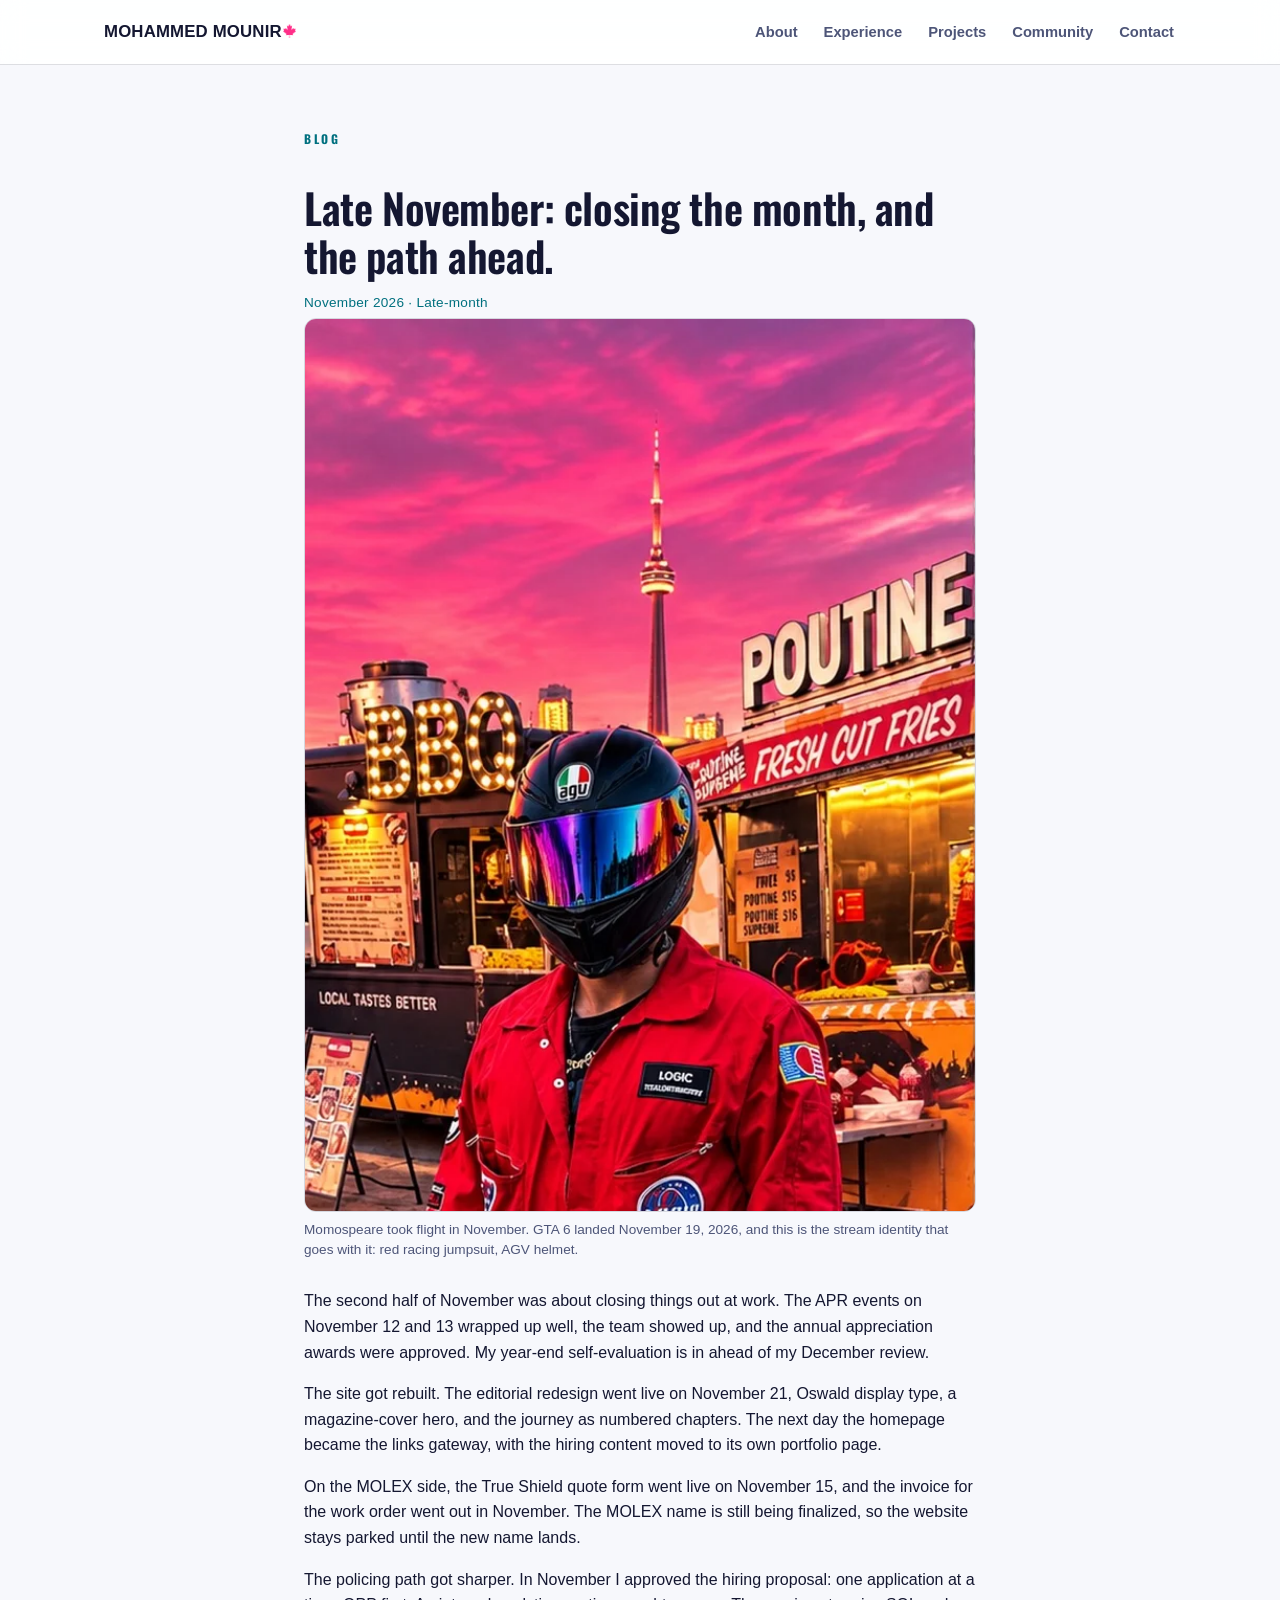
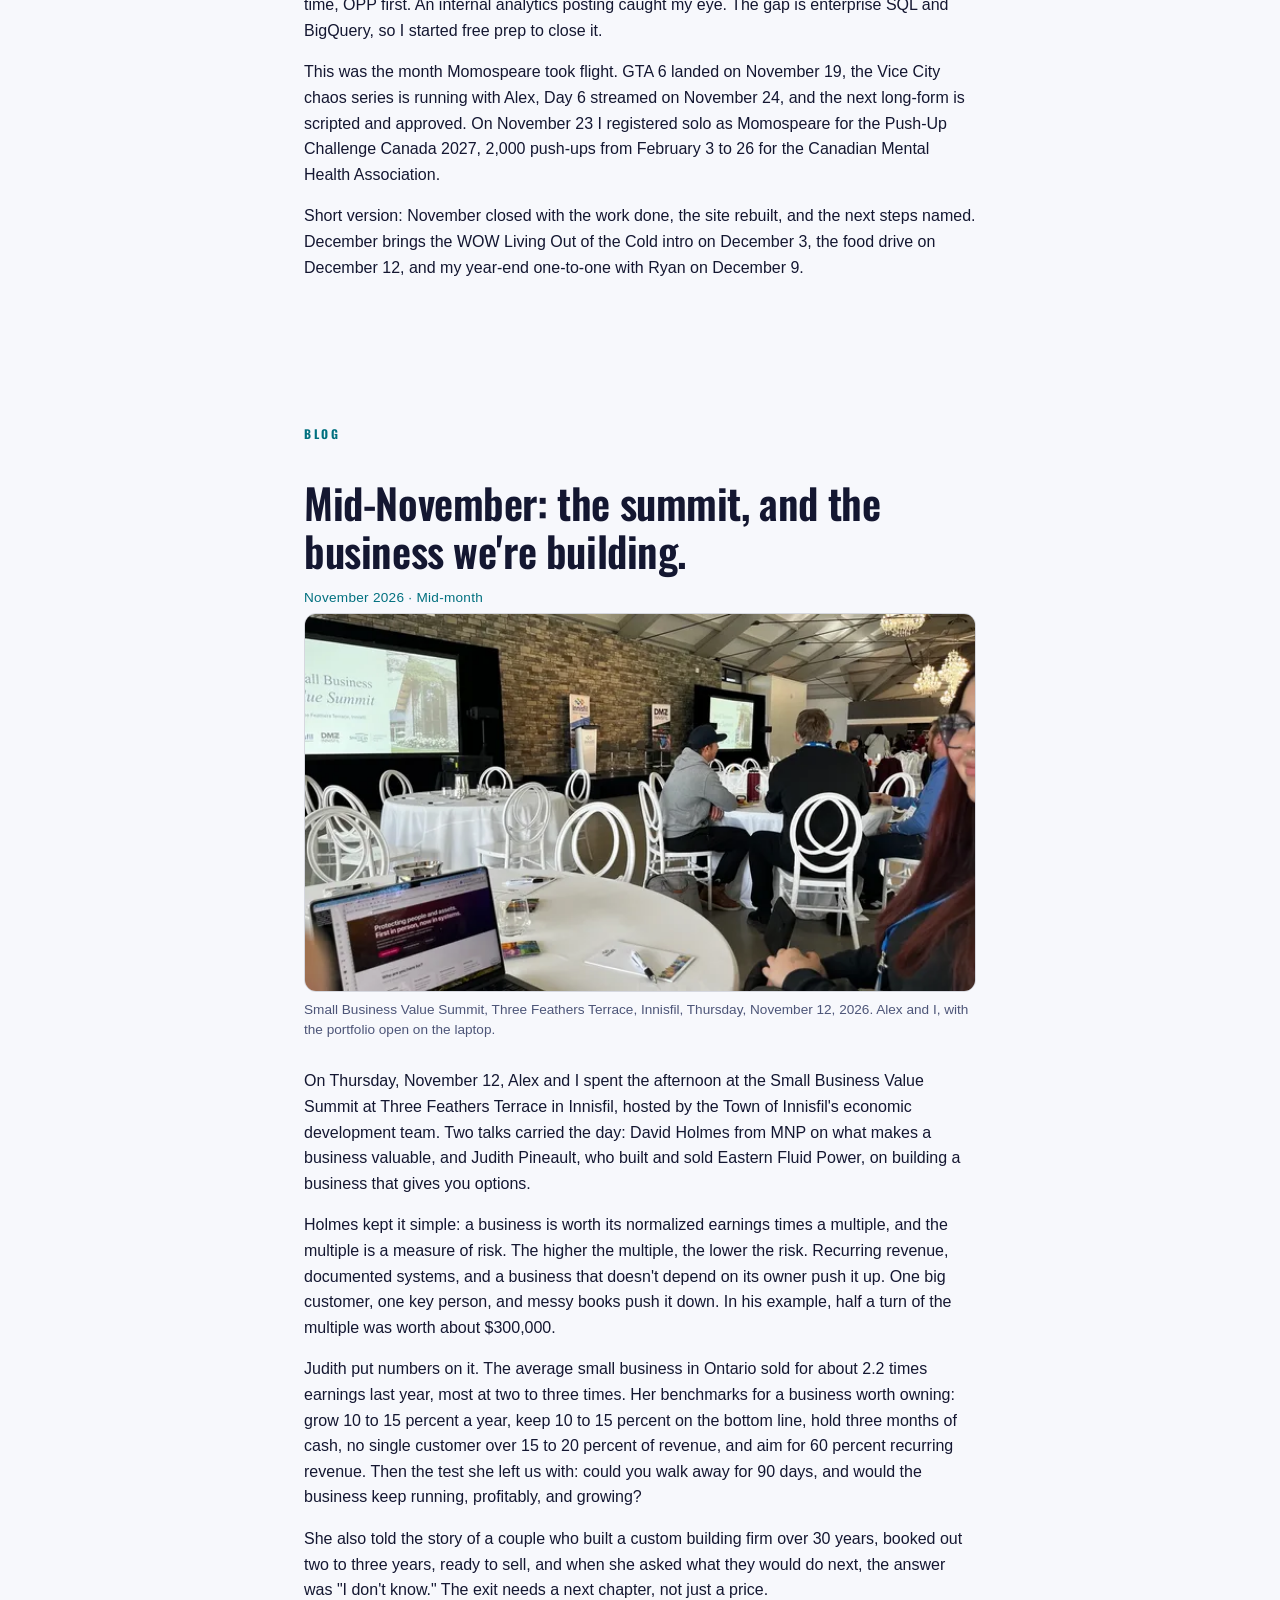
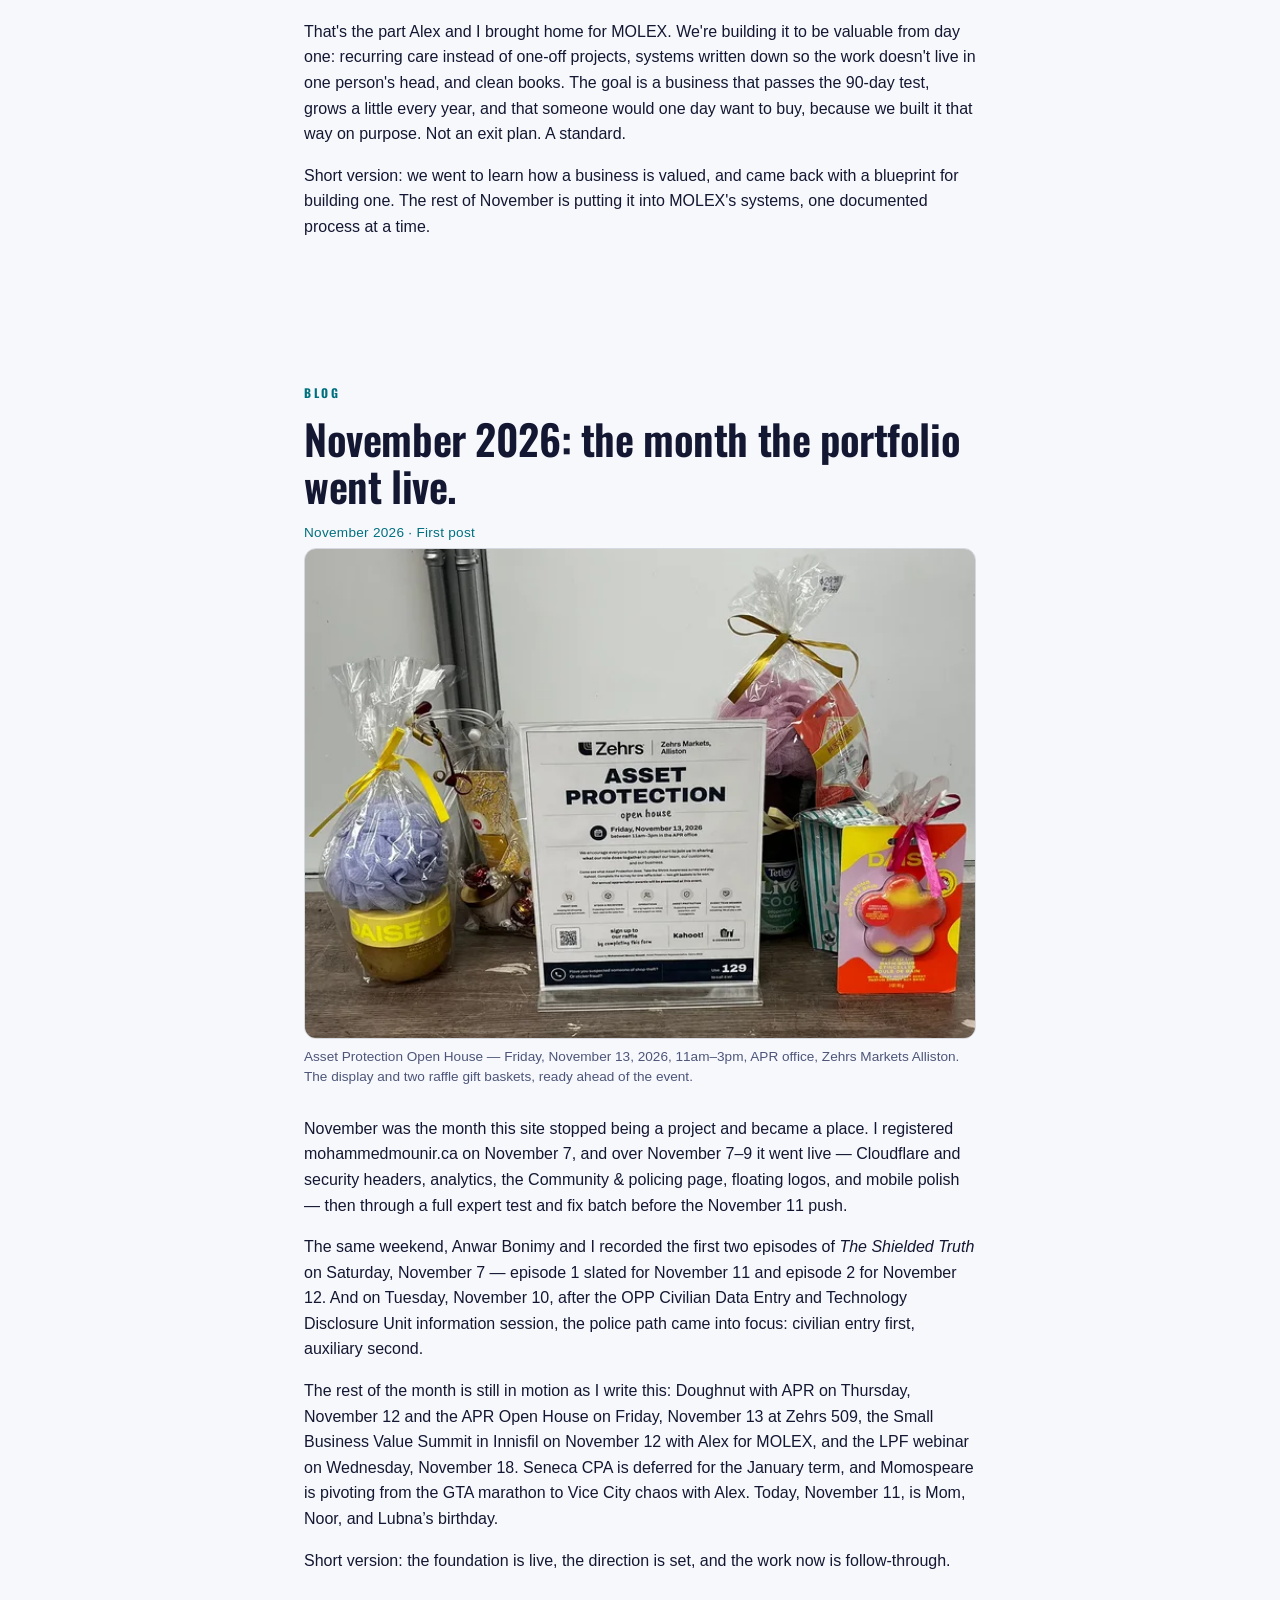
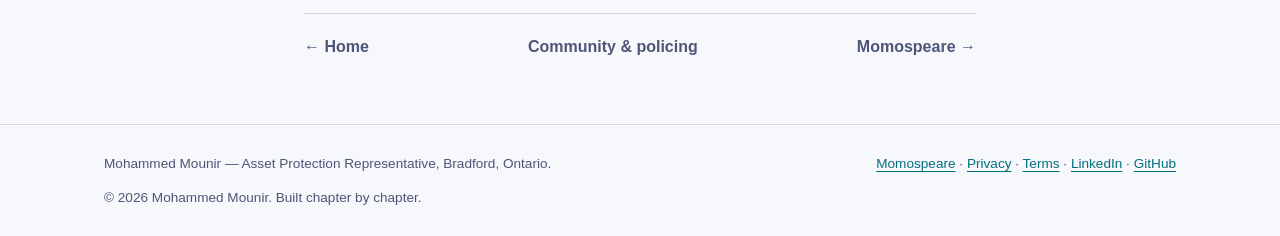
<file: blog.html>
<!DOCTYPE html>
<html lang="en">
<head>
<!-- Google Tag Manager -->
<script>(function(w,d,s,l,i){w[l]=w[l]||[];w[l].push({'gtm.start':
new Date().getTime(),event:'gtm.js'});var f=d.getElementsByTagName(s)[0],
j=d.createElement(s),dl=l!='dataLayer'?'&l='+l:'';j.async=true;j.src=
'https://www.googletagmanager.com/gtm.js?id='+i+dl;f.parentNode.insertBefore(j,f);
})(window,document,'script','dataLayer','GTM-M9WRWPDF');</script>
<!-- End Google Tag Manager -->
  <meta charset="UTF-8">
  <meta name="viewport" content="width=device-width, initial-scale=1.0">
  <meta name="theme-color" content="#0d0f1c">
  <title>Late November 2026: Closing the Month, and the Path Ahead | Mohammed Mounir</title>
  <meta name="description" content="Late November 2026: the APR events closed, the portfolio redesign went live, the OPP hiring proposal was approved, and I registered for the Push-Up Challenge Canada 2027.">
  <meta name="author" content="Mohammed Mounir">
  <meta name="robots" content="index, follow">
  <link rel="canonical" href="https://mohammedmounir.ca/blog.html">
  <meta property="og:type" content="website">
  <meta property="og:locale" content="en_CA">
  <meta property="og:title" content="Late November 2026: Closing the Month, and the Path Ahead | Mohammed Mounir">
  <meta property="og:description" content="Late November 2026: the APR events closed, the redesign went live, the OPP proposal was approved, and the Push-Up Challenge is on for February.">
  <meta property="og:url" content="https://mohammedmounir.ca/blog.html">
  <meta property="og:image" content="https://mohammedmounir.ca/assets/og-image.jpg">
  <meta property="og:image:alt" content="Mohammed Mounir — Security experience. Technology in progress.">
  <meta property="og:image:width" content="1200">
  <meta property="og:image:height" content="630">
  <meta name="twitter:card" content="summary_large_image">
  <meta name="twitter:image" content="https://mohammedmounir.ca/assets/og-image.jpg">
  <meta name="twitter:image:alt" content="Mohammed Mounir — Security experience. Technology in progress.">
  <meta name="twitter:title" content="Late November 2026: Closing the Month, and the Path Ahead | Mohammed Mounir">
  <meta name="twitter:description" content="Late November 2026: the APR events closed, the redesign went live, the OPP proposal was approved, and the Push-Up Challenge is on for February.">
  <link rel="icon" type="image/svg+xml" href="assets/favicon.svg">
  <!-- Time-based theme (Toronto time): runs before the stylesheet
       so the first paint is already the right theme. -->
  <script src="js/theme.js"></script>
  <!-- Display type: Oswald (editorial reskin, slice 1). Variable 500-700. -->
  <link rel="preconnect" href="https://fonts.googleapis.com">
  <link rel="preconnect" href="https://fonts.gstatic.com" crossorigin>
  <link href="https://fonts.googleapis.com/css2?family=Oswald:wght@500..700&display=swap" rel="stylesheet">
  <link rel="stylesheet" href="css/style.css?v=06d0028">
  <style>
    /* Peak photo — full width of the post column, cropped web version */
    .peak-photo { margin: 0 0 28px; }
    .peak-photo img { width: 100%; height: auto; border-radius: 12px; border: 1px solid var(--line); }
    .peak-photo figcaption { font-size: 0.85rem; color: var(--muted); margin-top: 8px; line-height: 1.5; }
  </style>
  <script type="application/ld+json">
  {
    "@context": "https://schema.org",
    "@graph": [
      {
        "@type": "BlogPosting",
        "headline": "Late November 2026: closing the month, and the path ahead",
        "description": "Late November 2026: the APR events closed, the portfolio redesign went live, the OPP hiring proposal was approved, and I registered for the Push-Up Challenge Canada 2027.",
        "datePublished": "2026-11-26",
        "dateModified": "2026-11-26",
        "inLanguage": "en-CA",
        "author": { "@type": "Person", "name": "Mohammed Mounir", "url": "https://mohammedmounir.ca/" },
        "publisher": { "@type": "Person", "name": "Mohammed Mounir", "url": "https://mohammedmounir.ca/" },
        "mainEntityOfPage": { "@type": "WebPage", "@id": "https://mohammedmounir.ca/blog.html" },
        "url": "https://mohammedmounir.ca/blog.html",
        "image": "https://mohammedmounir.ca/assets/photos/derivatives/momospeare-takes-flight-2026-11-640.jpg",
        "isPartOf": { "@type": "WebSite", "name": "Mohammed Mounir", "url": "https://mohammedmounir.ca/" }
      },
      {
        "@type": "BlogPosting",
        "headline": "Mid-November 2026: the summit, and the business we're building",
        "description": "November 12, 2026: Alex and I went to the Small Business Value Summit in Innisfil and came back with a blueprint for building MOLEX to be valuable from day one.",
        "datePublished": "2026-11-21",
        "dateModified": "2026-11-21",
        "inLanguage": "en-CA",
        "author": { "@type": "Person", "name": "Mohammed Mounir", "url": "https://mohammedmounir.ca/" },
        "publisher": { "@type": "Person", "name": "Mohammed Mounir", "url": "https://mohammedmounir.ca/" },
        "mainEntityOfPage": { "@type": "WebPage", "@id": "https://mohammedmounir.ca/blog.html" },
        "url": "https://mohammedmounir.ca/blog.html",
        "image": "https://mohammedmounir.ca/assets/photos/derivatives/summit-2026-11-12-640.jpg",
        "isPartOf": { "@type": "WebSite", "name": "Mohammed Mounir", "url": "https://mohammedmounir.ca/" }
      },
      {
        "@type": "BlogPosting",
        "headline": "November 2026: the month the portfolio went live",
        "description": "November 2026: mohammedmounir.ca went live, The Shielded Truth recorded its first two episodes, and the OPP civilian path came into focus.",
        "datePublished": "2026-11-11",
        "dateModified": "2026-11-11",
        "inLanguage": "en-CA",
        "author": { "@type": "Person", "name": "Mohammed Mounir", "url": "https://mohammedmounir.ca/" },
        "publisher": { "@type": "Person", "name": "Mohammed Mounir", "url": "https://mohammedmounir.ca/" },
        "mainEntityOfPage": { "@type": "WebPage", "@id": "https://mohammedmounir.ca/blog.html" },
        "url": "https://mohammedmounir.ca/blog.html",
        "image": "https://mohammedmounir.ca/assets/photos/derivatives/apr-open-house-2026-640.jpg",
        "isPartOf": { "@type": "WebSite", "name": "Mohammed Mounir", "url": "https://mohammedmounir.ca/" }
      }
    ]
  }
  </script>
</head>
<body>
<!-- Google Tag Manager (noscript) -->
<noscript><iframe src="https://www.googletagmanager.com/ns.html?id=GTM-M9WRWPDF"
height="0" width="0" style="display:none;visibility:hidden"></iframe></noscript>
<!-- End Google Tag Manager (noscript) -->

  <a class="skip-link" href="#main">Skip to content</a>

  <nav class="nav" aria-label="Primary">
    <div class="wrap nav-inner">
      <a class="brand" href="index.html" data-track="nav|Home|header">MOHAMMED MOUNIR<img class="maple-leaf" src="assets/maple-leaf.png" width="14" height="15" alt="" aria-hidden="true"></a>
      <ul class="nav-links">
        <li><a href="portfolio.html#about" data-track="nav|About|header">About</a></li>
        <li><a href="portfolio.html#journey-app" data-track="nav|Experience|header">Experience</a></li>
        <li><a href="portfolio.html#projects" data-track="nav|Projects|header">Projects</a></li>
        <li><a href="projects/community.html" data-track="nav|Community|header">Community</a></li>
        <li><a href="portfolio.html#contact" data-track="nav|Contact|header">Contact</a></li>
      </ul>
    </div>
  </nav>

  <main id="main" tabindex="-1">
    <section aria-labelledby="late-nov-title">
      <div class="wrap case">
        <p class="section-kicker">Blog</p>
        <h2 class="section-title" id="late-nov-title">Late November: closing the month, and the path ahead.</h2>
        <p class="role-meta">November 2026 · Late-month</p>

        <!-- Peak photo — exactly ONE picture for this post: Momospeare stream identity, red racing jumpsuit + AGV helmet, supplied by Momo Nov 26. Original kept intact at assets/photos/momospeare-takes-flight-2026-11.jpg; web versions are straight resizes. -->
        <figure class="peak-photo">
          <img src="assets/photos/derivatives/momospeare-takes-flight-2026-11-640.jpg" srcset="assets/photos/derivatives/momospeare-takes-flight-2026-11-320.webp 320w, assets/photos/derivatives/momospeare-takes-flight-2026-11-640.webp 640w" sizes="(max-width: 720px) 100vw, 640px" alt="Momo in the red Momospeare racing jumpsuit and AGV helmet at a Toronto food truck stop, CN Tower behind him" width="640" height="852" loading="lazy">
          <figcaption>Momospeare took flight in November. GTA 6 landed November 19, 2026, and this is the stream identity that goes with it: red racing jumpsuit, AGV helmet.</figcaption>
        </figure>

        <p>The second half of November was about closing things out at work. The APR events on November 12 and 13 wrapped up well, the team showed up, and the annual appreciation awards were approved. My year-end self-evaluation is in ahead of my December review.</p>

        <p>The site got rebuilt. The editorial redesign went live on November 21, Oswald display type, a magazine-cover hero, and the journey as numbered chapters. The next day the homepage became the links gateway, with the hiring content moved to its own portfolio page.</p>

        <p>On the MOLEX side, the True Shield quote form went live on November 15, and the invoice for the work order went out in November. The MOLEX name is still being finalized, so the website stays parked until the new name lands.</p>

        <p>The policing path got sharper. In November I approved the hiring proposal: one application at a time, OPP first. An internal analytics posting caught my eye. The gap is enterprise SQL and BigQuery, so I started free prep to close it.</p>

        <p>This was the month Momospeare took flight. GTA 6 landed on November 19, the Vice City chaos series is running with Alex, Day 6 streamed on November 24, and the next long-form is scripted and approved. On November 23 I registered solo as Momospeare for the Push-Up Challenge Canada 2027, 2,000 push-ups from February 3 to 26 for the Canadian Mental Health Association.</p>

        <p>Short version: November closed with the work done, the site rebuilt, and the next steps named. December brings the WOW Living Out of the Cold intro on December 3, the food drive on December 12, and my year-end one-to-one with Ryan on December 9.</p>
      </div>
    </section>
    <section aria-labelledby="summit-title">
      <div class="wrap case">
        <p class="section-kicker">Blog</p>
        <h2 class="section-title" id="summit-title">Mid-November: the summit, and the business we're building.</h2>
        <p class="role-meta">November 2026 · Mid-month</p>

        <!-- Peak photo — exactly ONE picture for this post: Small Business Value Summit, supplied by Momo Nov 21. Original kept intact at assets/photos/summit-2026-11-12.jpg; web versions are straight resizes. -->
        <figure class="peak-photo">
          <img src="assets/photos/derivatives/summit-2026-11-12-640.jpg" srcset="assets/photos/derivatives/summit-2026-11-12-320.webp 320w, assets/photos/derivatives/summit-2026-11-12-640.webp 640w" sizes="(max-width: 720px) 100vw, 640px" alt="Small Business Value Summit stage at Three Feathers Terrace, Innisfil, with the portfolio site open on a laptop in the foreground and Alex seated at the table" width="640" height="360" loading="lazy">
          <figcaption>Small Business Value Summit, Three Feathers Terrace, Innisfil, Thursday, November 12, 2026. Alex and I, with the portfolio open on the laptop.</figcaption>
        </figure>

        <p>On Thursday, November 12, Alex and I spent the afternoon at the Small Business Value Summit at Three Feathers Terrace in Innisfil, hosted by the Town of Innisfil's economic development team. Two talks carried the day: David Holmes from MNP on what makes a business valuable, and Judith Pineault, who built and sold Eastern Fluid Power, on building a business that gives you options.</p>

        <p>Holmes kept it simple: a business is worth its normalized earnings times a multiple, and the multiple is a measure of risk. The higher the multiple, the lower the risk. Recurring revenue, documented systems, and a business that doesn't depend on its owner push it up. One big customer, one key person, and messy books push it down. In his example, half a turn of the multiple was worth about $300,000.</p>

        <p>Judith put numbers on it. The average small business in Ontario sold for about 2.2 times earnings last year, most at two to three times. Her benchmarks for a business worth owning: grow 10 to 15 percent a year, keep 10 to 15 percent on the bottom line, hold three months of cash, no single customer over 15 to 20 percent of revenue, and aim for 60 percent recurring revenue. Then the test she left us with: could you walk away for 90 days, and would the business keep running, profitably, and growing?</p>

        <p>She also told the story of a couple who built a custom building firm over 30 years, booked out two to three years, ready to sell, and when she asked what they would do next, the answer was "I don't know." The exit needs a next chapter, not just a price.</p>

        <p>That's the part Alex and I brought home for MOLEX. We're building it to be valuable from day one: recurring care instead of one-off projects, systems written down so the work doesn't live in one person's head, and clean books. The goal is a business that passes the 90-day test, grows a little every year, and that someone would one day want to buy, because we built it that way on purpose. Not an exit plan. A standard.</p>

        <p>Short version: we went to learn how a business is valued, and came back with a blueprint for building one. The rest of November is putting it into MOLEX's systems, one documented process at a time.</p>
      </div>
    </section>
    <section aria-labelledby="blog-title">
      <div class="wrap case">
        <p class="section-kicker">Blog</p>
        <h1 class="section-title" id="blog-title">November 2026: the month the portfolio went live.</h1>
        <p class="role-meta">November 2026 · First post</p>

        <!-- Peak photo — exactly ONE picture for this post: APR Open House display, supplied by Momo Nov 11. Original kept intact at assets/photos/apr-open-house-2026.jpg; web version is a tight crop to the poster + baskets. -->
        <figure class="peak-photo">
          <img src="assets/photos/derivatives/apr-open-house-2026-640.jpg" srcset="assets/photos/derivatives/apr-open-house-2026-320.webp 320w, assets/photos/derivatives/apr-open-house-2026-640.webp 640w" sizes="(max-width: 720px) 100vw, 640px" alt="Asset Protection Open House poster at Zehrs Markets Alliston, flanked by two wrapped raffle gift baskets on a table" width="640" height="467" loading="lazy">
          <figcaption>Asset Protection Open House — Friday, November 13, 2026, 11am–3pm, APR office, Zehrs Markets Alliston. The display and two raffle gift baskets, ready ahead of the event.</figcaption>
        </figure>

        <p>November was the month this site stopped being a project and became a place. I registered mohammedmounir.ca on November 7, and over November 7–9 it went live — Cloudflare and security headers, analytics, the Community &amp; policing page, floating logos, and mobile polish — then through a full expert test and fix batch before the November 11 push.</p>

        <p>The same weekend, Anwar Bonimy and I recorded the first two episodes of <em>The Shielded Truth</em> on Saturday, November 7 — episode 1 slated for November 11 and episode 2 for November 12. And on Tuesday, November 10, after the OPP Civilian Data Entry and Technology Disclosure Unit information session, the police path came into focus: civilian entry first, auxiliary second.</p>

        <p>The rest of the month is still in motion as I write this: Doughnut with APR on Thursday, November 12 and the APR Open House on Friday, November 13 at Zehrs 509, the Small Business Value Summit in Innisfil on November 12 with Alex for MOLEX, and the LPF webinar on Wednesday, November 18. Seneca CPA is deferred for the January term, and Momospeare is pivoting from the GTA marathon to Vice City chaos with Alex. Today, November 11, is Mom, Noor, and Lubna&rsquo;s birthday.</p>

        <p>Short version: the foundation is live, the direction is set, and the work now is follow-through.</p>

        <nav class="pager" aria-label="More pages">
          <a href="index.html" aria-label="Back to home" data-track="nav|Home|blog">← Home</a>
          <a href="projects/community.html">Community &amp; policing</a>
          <a href="momospeare.html" aria-label="Next: Momospeare">Momospeare →</a>
        </nav>
      </div>
    </section>
  </main>

  <footer>
    <div class="wrap">
      <span>Mohammed Mounir — Asset Protection Representative, Bradford, Ontario.</span>
      <span><a href="momospeare.html" data-track="footer|Momospeare|footer">Momospeare</a> · <a href="privacy.html" data-track="footer|Privacy|footer">Privacy</a> · <a href="terms.html" data-track="footer|Terms|footer">Terms</a> · <a href="https://www.linkedin.com/in/mohammed-mounir-10587621b/" target="_blank" rel="noopener noreferrer" data-track="footer|LinkedIn|footer">LinkedIn<span class="visually-hidden"> (opens in new tab)</span></a> · <a href="https://github.com/Momospeare/Mohammed-mounir" target="_blank" rel="noopener noreferrer" data-track="footer|GitHub|footer">GitHub<span class="visually-hidden"> (opens in new tab)</span></a></span>
      <span>© <span id="year">2026</span> Mohammed Mounir. Built chapter by chapter.</span>
    </div>
  </footer>
  <script>document.getElementById('year').textContent = new Date().getFullYear();</script>
</body>
</html>
</file>
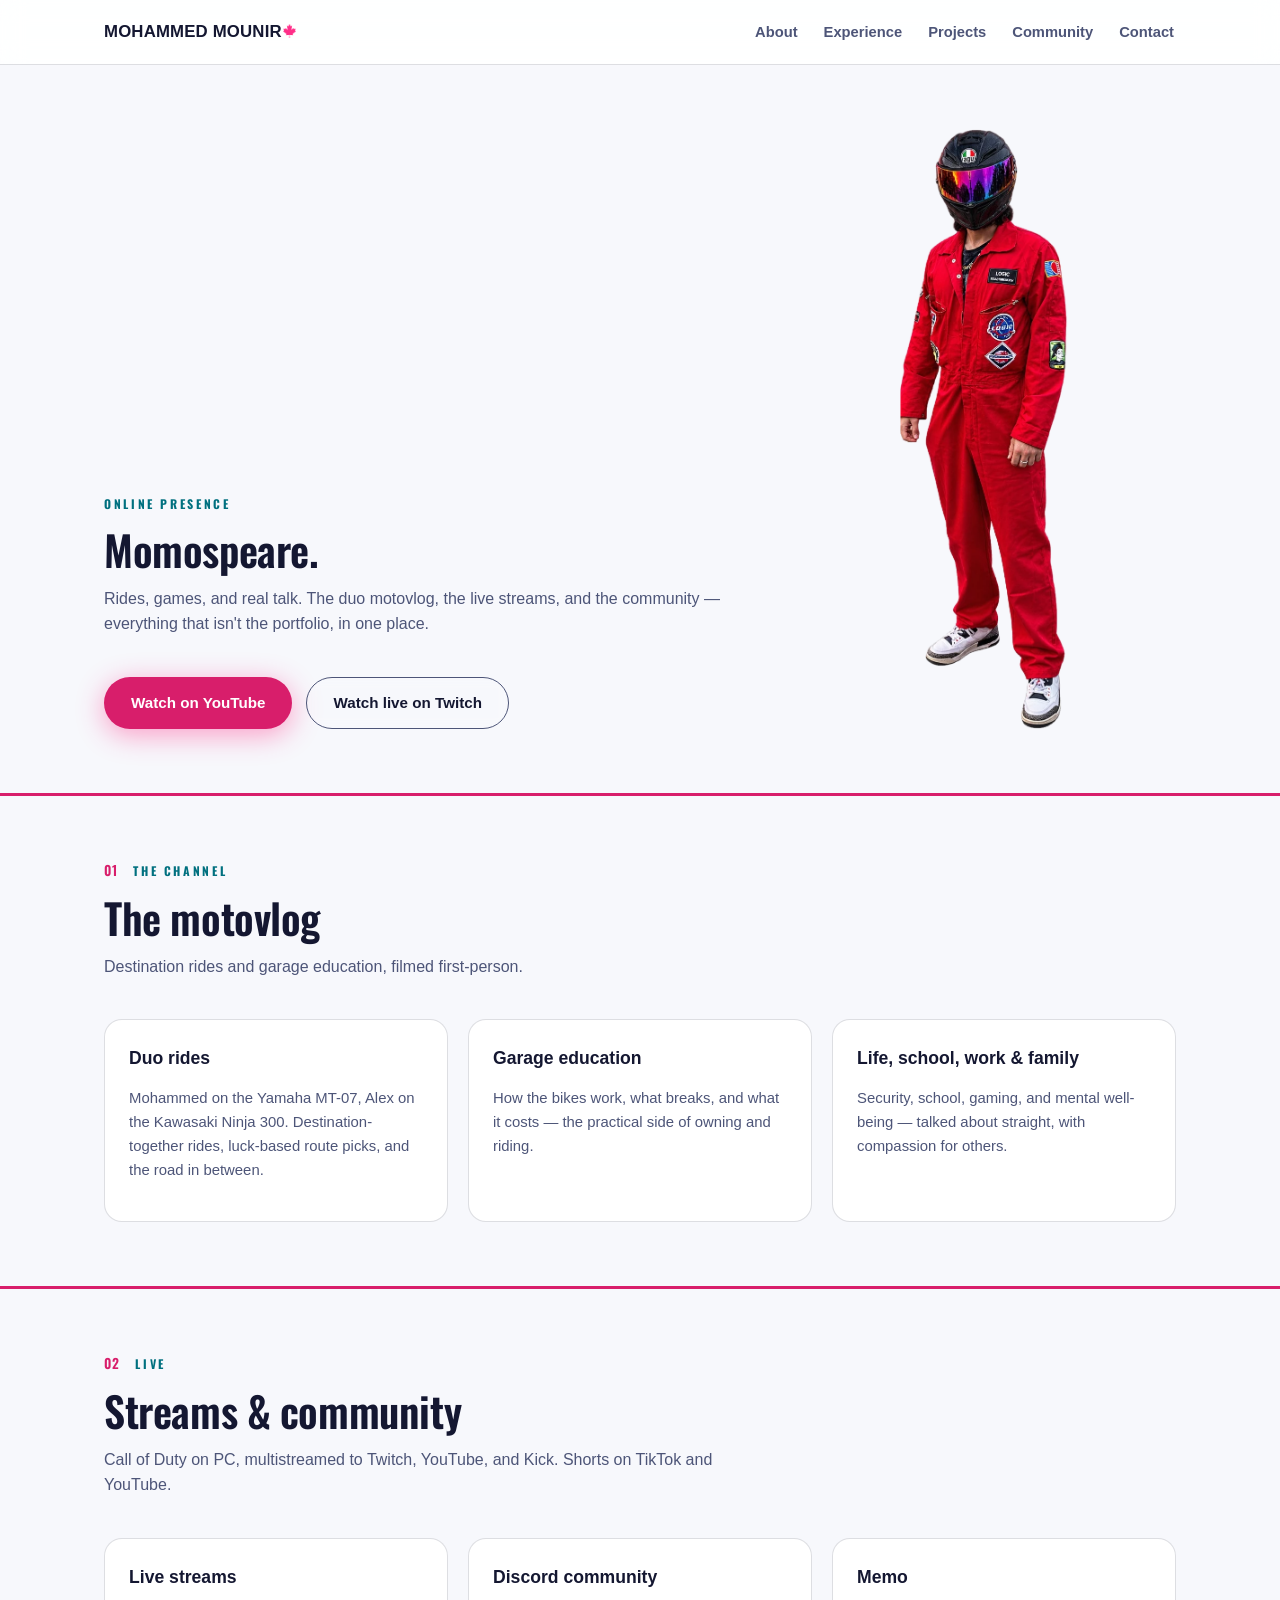
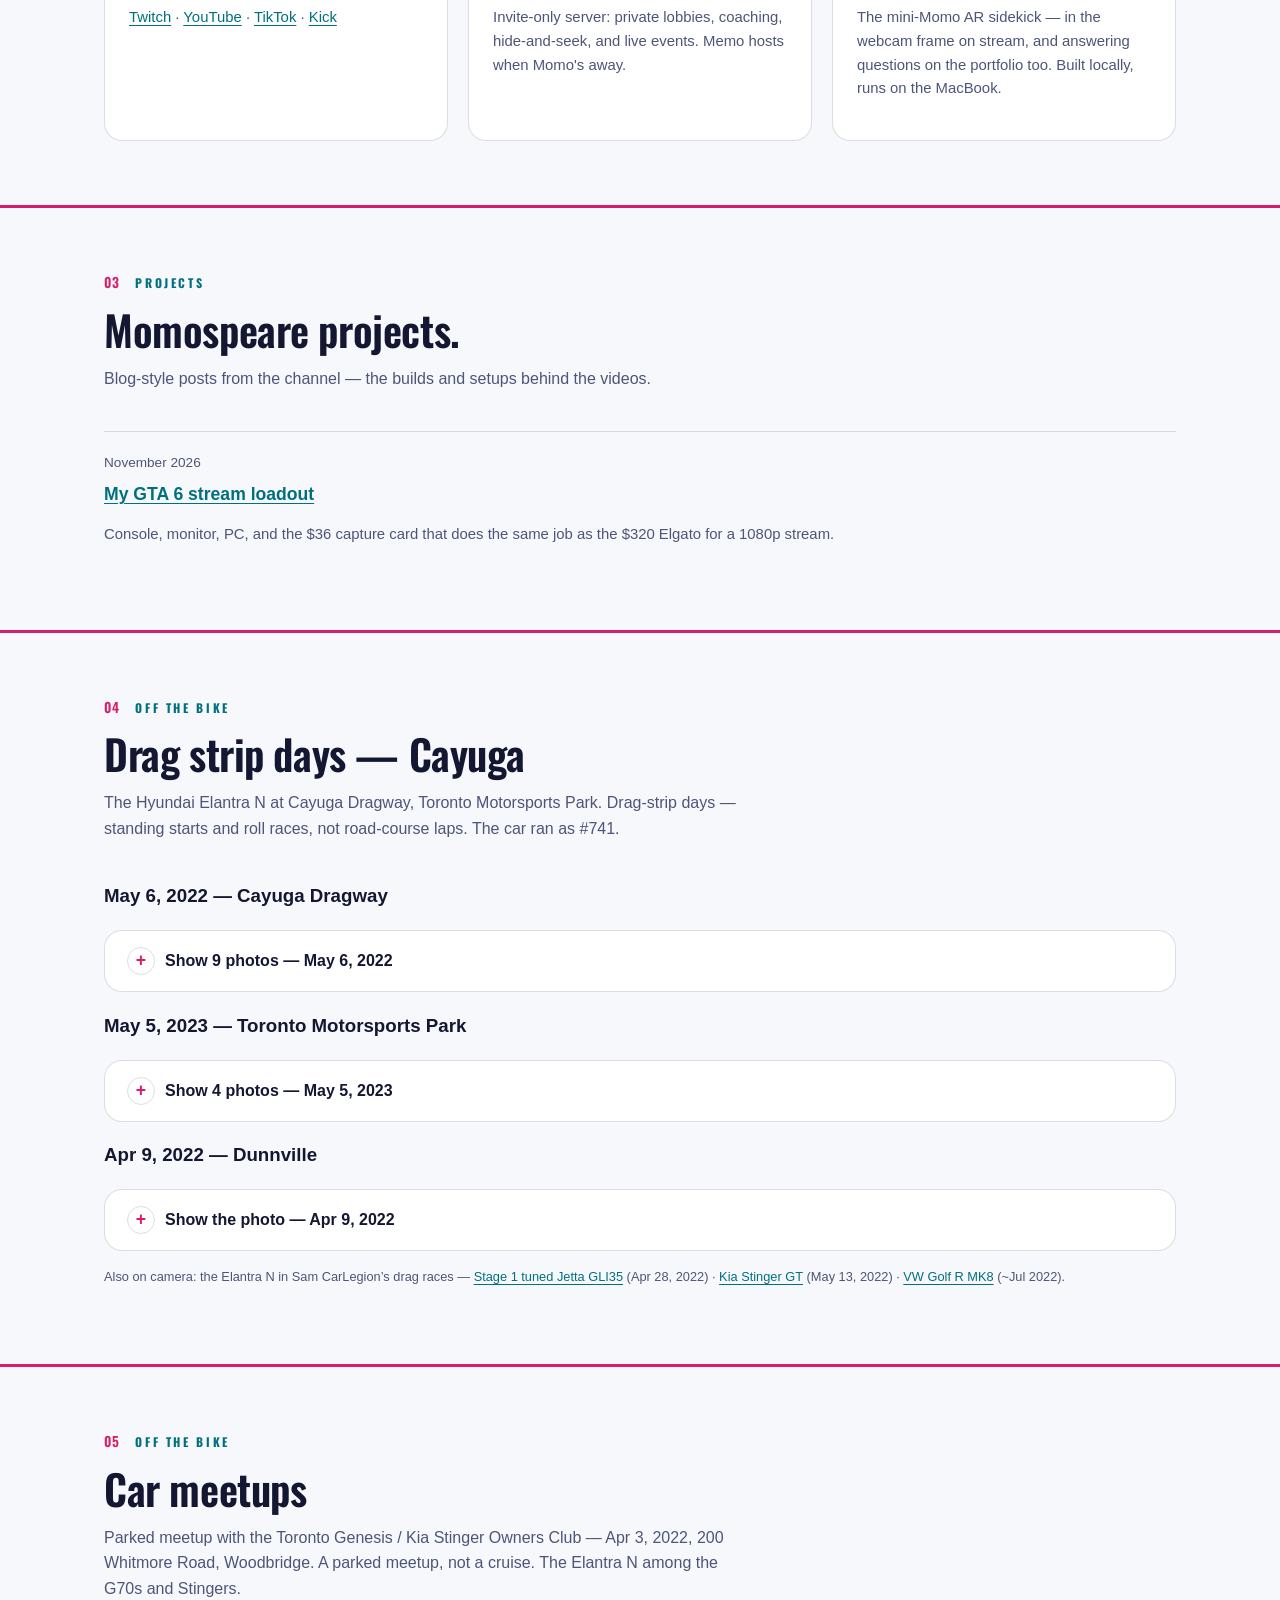
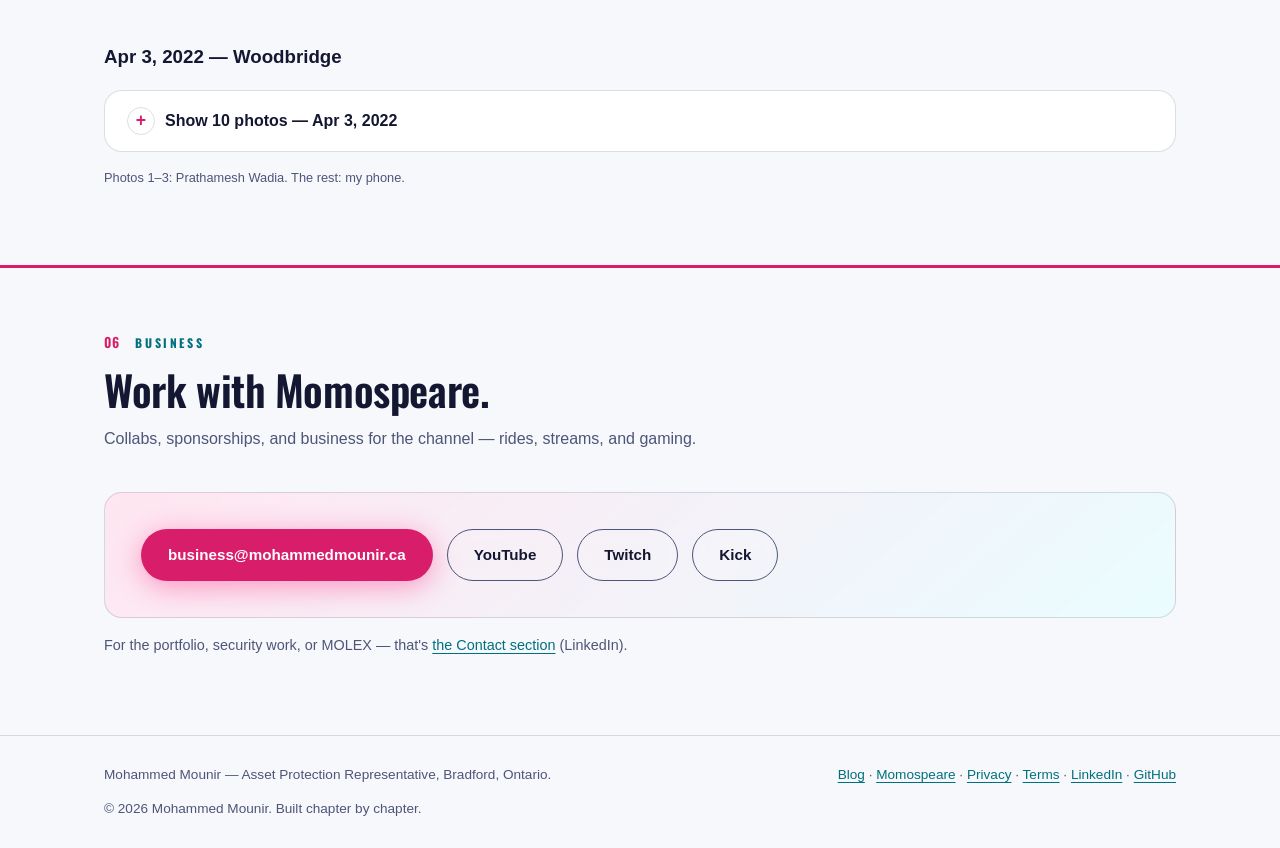
<file: momospeare.html>
<!DOCTYPE html>
<html lang="en">
<head>
<!-- Google Tag Manager -->
<script>(function(w,d,s,l,i){w[l]=w[l]||[];w[l].push({'gtm.start':
new Date().getTime(),event:'gtm.js'});var f=d.getElementsByTagName(s)[0],
j=d.createElement(s),dl=l!='dataLayer'?'&l='+l:'';j.async=true;j.src=
'https://www.googletagmanager.com/gtm.js?id='+i+dl;f.parentNode.insertBefore(j,f);
})(window,document,'script','dataLayer','GTM-M9WRWPDF');</script>
<!-- End Google Tag Manager -->
  <meta charset="UTF-8">
  <meta name="viewport" content="width=device-width, initial-scale=1.0">
    <meta name="theme-color" content="#0d0f1c">
<title>Momospeare — Rides, Games &amp; Real Talk | Mohammed Mounir</title>
  <meta name="description" content="Momospeare: Mohammed Mounir's motovlog and gaming presence — duo rides with Alex, live streams, Vice City chaos, and the Discord community.">
  <meta name="robots" content="index, follow">
  <link rel="canonical" href="https://mohammedmounir.ca/momospeare.html">
  <meta property="og:type" content="website">
  <meta property="og:locale" content="en_CA">
  <meta property="og:title" content="Momospeare — Rides, Games &amp; Real Talk | Mohammed Mounir">
  <meta property="og:description" content="Duo motovlog, live streams, and Vice City chaos.">
  <meta property="og:url" content="https://mohammedmounir.ca/momospeare.html">
  <meta property="og:image" content="https://mohammedmounir.ca/assets/og-image.jpg">
  <meta property="og:image:alt" content="Mohammed Mounir — Security experience. Technology in progress.">
  <meta property="og:image:width" content="1200">
  <meta property="og:image:height" content="630">
  <meta name="twitter:card" content="summary_large_image">
  <meta name="twitter:image" content="https://mohammedmounir.ca/assets/og-image.jpg">
  <meta name="twitter:image:alt" content="Mohammed Mounir — Security experience. Technology in progress.">
  <meta name="twitter:title" content="Momospeare — Rides, Games &amp; Real Talk | Mohammed Mounir">
  <meta name="twitter:description" content="Duo motovlog, live streams, and Vice City chaos.">
  <link rel="icon" type="image/svg+xml" href="assets/favicon.svg">
  <!-- Time-based theme (Toronto time): runs before the stylesheet
       so the first paint is already the right theme. -->
  <script src="js/theme.js"></script>
  <!-- Display type: Oswald (editorial reskin, slice 1). Variable 500-700. -->
  <link rel="preconnect" href="https://fonts.googleapis.com">
  <link rel="preconnect" href="https://fonts.gstatic.com" crossorigin>
  <link href="https://fonts.googleapis.com/css2?family=Oswald:wght@500..700&display=swap" rel="stylesheet">
  <link rel="stylesheet" href="css/style.css?v=06d0028">
  <script type="application/ld+json">
  {
    "@context": "https://schema.org",
    "@type": "WebPage",
    "name": "Momospeare — Rides, Games & Real Talk | Mohammed Mounir",
    "url": "https://mohammedmounir.ca/momospeare.html",
    "isPartOf": { "@type": "WebSite", "name": "Mohammed Mounir", "url": "https://mohammedmounir.ca/" },
    "about": { "@type": "Person", "name": "Mohammed Mounir", "url": "https://mohammedmounir.ca/" }
  }
  </script>
</head>
<body>
<!-- Google Tag Manager (noscript) -->
<noscript><iframe src="https://www.googletagmanager.com/ns.html?id=GTM-M9WRWPDF"
height="0" width="0" style="display:none;visibility:hidden"></iframe></noscript>
<!-- End Google Tag Manager (noscript) -->
  <a class="skip-link" href="#main">Skip to content</a>
  <nav class="nav" aria-label="Primary">
    <div class="wrap nav-inner">
      <a class="brand" href="/" data-track="nav|Home|header">MOHAMMED MOUNIR<img class="maple-leaf" src="assets/maple-leaf.png" width="14" height="15" alt="" aria-hidden="true"></a>
      <ul class="nav-links">
        <li><a href="portfolio.html#about" data-track="nav|About|header">About</a></li>
        <li><a href="portfolio.html#journey-app" data-track="nav|Experience|header">Experience</a></li>
        <li><a href="portfolio.html#projects" aria-current="page" data-track="nav|Projects|header">Projects</a></li>
        <li><a href="projects/community.html" data-track="nav|Community|header">Community</a></li>
        <li><a href="portfolio.html#contact" data-track="nav|Contact|header">Contact</a></li>
      </ul>
    </div>
  </nav>

  <main id="main" tabindex="-1">
    <!-- ================= HERO ================= -->
    <section aria-labelledby="momospeare-title">
      <div class="wrap momo-hero-grid">
        <div class="momo-hero-copy">
          <p class="section-kicker">Online presence</p>
          <h1 class="section-title" id="momospeare-title">Momospeare.</h1>
          <p class="section-sub">Rides, games, and real talk. The duo motovlog, the live streams, and the community — everything that isn't the portfolio, in one place.</p>
          <div class="cta-row">
            <a class="btn btn-primary" href="https://www.youtube.com/@Momospeare" target="_blank" rel="noopener noreferrer" data-track="content|Watch on YouTube|momospeare">Watch on YouTube<span class="visually-hidden"> (opens in new tab)</span></a>
            <a class="btn btn-ghost" href="https://www.twitch.tv/momospeare" target="_blank" rel="noopener noreferrer" data-track="content|Watch live on Twitch|momospeare">Watch live on Twitch<span class="visually-hidden"> (opens in new tab)</span></a>
          </div>
        </div>
        <figure class="momo-hero-figure">
          <img src="assets/hero/hero-jumpsuit-cutout.webp" alt="Mohammed Mounir in a red jumpsuit and AGV helmet" width="373" height="1325" fetchpriority="high">
        </figure>
      </div>
    </section>

    <!-- ================= THE CHANNEL ================= -->
    <section id="channel" aria-labelledby="channel-title">
      <div class="wrap">
        <p class="section-kicker"><span class="section-num" aria-hidden="true">01</span> The channel</p>
        <h2 class="section-title" id="channel-title">The motovlog</h2>
        <p class="section-sub">Destination rides and garage education, filmed first-person.</p>
        <div class="info-grid">
          <div class="info-card">
            <h3>Duo rides</h3>
            <p>Mohammed on the Yamaha MT-07, Alex on the Kawasaki Ninja 300. Destination-together rides, luck-based route picks, and the road in between.</p>
          </div>
          <div class="info-card">
            <h3>Garage education</h3>
            <p>How the bikes work, what breaks, and what it costs — the practical side of owning and riding.</p>
          </div>
          <div class="info-card">
            <h3>Life, school, work &amp; family</h3>
            <p>Security, school, gaming, and mental well-being — talked about straight, with compassion for others.</p>
          </div>
        </div>
      </div>
    </section>

    <!-- ================= STREAMING ================= -->
    <section id="streaming" aria-labelledby="streaming-title">
      <div class="wrap">
        <p class="section-kicker"><span class="section-num" aria-hidden="true">02</span> Live</p>
        <h2 class="section-title" id="streaming-title">Streams &amp; community</h2>
        <p class="section-sub">Call of Duty on PC, multistreamed to Twitch, YouTube, and Kick. Shorts on TikTok and YouTube.</p>
        <div class="info-grid">
          <div class="info-card">
            <h3>Live streams</h3>
            <p><a href="https://www.twitch.tv/momospeare" target="_blank" rel="noopener noreferrer" data-track="content|Twitch|momospeare">Twitch<span class="visually-hidden"> (opens in new tab)</span></a> · <a href="https://www.youtube.com/@Momospeare" target="_blank" rel="noopener noreferrer" data-track="content|YouTube|momospeare">YouTube<span class="visually-hidden"> (opens in new tab)</span></a> &middot; <a href="https://www.tiktok.com/@momospeare" target="_blank" rel="noopener noreferrer" data-track="content|TikTok|momospeare">TikTok<span class="visually-hidden"> (opens in new tab)</span></a> &middot; <a href="https://kick.com/Momospeare" target="_blank" rel="noopener noreferrer" data-track="content|Kick|momospeare">Kick<span class="visually-hidden"> (opens in new tab)</span></a></p>
          </div>
          <div class="info-card">
            <h3>Discord community</h3>
            <p>Invite-only server: private lobbies, coaching, hide-and-seek, and live events. Memo hosts when Momo's away.</p>
          </div>
          <div class="info-card">
            <h3>Memo</h3>
            <p>The mini-Momo AR sidekick — in the webcam frame on stream, and answering questions on the portfolio too. Built locally, runs on the MacBook.</p>
          </div>
        </div>
      </div>
    </section>

    <!-- ================= PROJECTS ================= -->
    <section id="projects" aria-labelledby="projects-title">
      <div class="wrap">
        <p class="section-kicker"><span class="section-num" aria-hidden="true">03</span> Projects</p>
        <h2 class="section-title" id="projects-title">Momospeare projects.</h2>
        <p class="section-sub">Blog-style posts from the channel &mdash; the builds and setups behind the videos.</p>
        <div class="info-grid">
          <div class="info-card">
            <p style="color: var(--muted); font-size: 0.85rem; margin: 0 0 6px;">November 2026</p>
            <h3><a href="momospeare/capturegta6.html" data-track="content|GTA 6 stream loadout|momospeare">My GTA 6 stream loadout</a></h3>
            <p>Console, monitor, PC, and the $36 capture card that does the same job as the $320 Elgato for a 1080p stream.</p>
          </div>
        </div>
      </div>
    </section>

    <!-- ================= DRAG STRIP DAYS ================= -->
    <section id="track-days" aria-labelledby="track-title">
      <div class="wrap">
        <p class="section-kicker"><span class="section-num" aria-hidden="true">04</span> Off the bike</p>
        <h2 class="section-title" id="track-title">Drag strip days — Cayuga</h2>
        <p class="section-sub">The Hyundai Elantra N at Cayuga Dragway, Toronto Motorsports Park. Drag-strip days — standing starts and roll races, not road-course laps. The car ran as #741.</p>

        <h3>May 6, 2022 — Cayuga Dragway</h3>
        <details class="fold fold--photos" data-track="fold|Track days May 6, 2022|momospeare">
          <summary>Show 9 photos — May 6, 2022</summary>
<div class="photo-row">
          <figure class="photo-med">
            <img src="assets/photos/cayuga-2022-startline.jpg" srcset="assets/photos/derivatives/cayuga-2022-startline-320.webp 320w, assets/photos/derivatives/cayuga-2022-startline-640.webp 640w" sizes="(max-width: 720px) 100vw, 260px" alt="Light blue Hyundai Elantra N number 741 on the start line at Cayuga Dragway beside a silver Chevrolet Cruze number 733" width="1600" height="900" loading="lazy">
            <figcaption>On the start line — Elantra N #741 beside a Chevy Cruze #733.</figcaption>
          </figure>
          <figure class="photo-med">
            <img src="assets/photos/cayuga-2022-startline-rear.jpg" srcset="assets/photos/derivatives/cayuga-2022-startline-rear-320.webp 320w, assets/photos/derivatives/cayuga-2022-startline-rear-640.webp 640w" sizes="(max-width: 720px) 100vw, 260px" alt="Rear view of the light blue Elantra N and the silver Chevrolet Cruze staged at the Cayuga Dragway start line" width="1600" height="900" loading="lazy">
            <figcaption>Both cars staged at the start line.</figcaption>
          </figure>
          <figure class="photo-med">
            <img src="assets/photos/cayuga-2022-group.jpg" srcset="assets/photos/derivatives/cayuga-2022-group-320.webp 320w, assets/photos/derivatives/cayuga-2022-group-640.webp 640w" sizes="(max-width: 720px) 100vw, 260px" alt="Group photo at Cayuga Dragway with the Straight Pipes team, a red Mustang GT at left, a yellow Plymouth Prowler at right, and the light blue Elantra N in the background" width="1600" height="900" loading="lazy">
            <figcaption>The group at the track — the Straight Pipes team, Mustang GT and a Plymouth Prowler alongside.</figcaption>
          </figure>
          <figure class="photo-med">
            <img src="assets/photos/cayuga-2022-sunset-front.jpg" srcset="assets/photos/derivatives/cayuga-2022-sunset-front-320.webp 320w, assets/photos/derivatives/cayuga-2022-sunset-front-640.webp 640w" sizes="(max-width: 720px) 100vw, 260px" alt="Front three-quarter view of the light blue Elantra N at sunset at Cayuga Dragway, wind turbines and a red barn behind" width="1600" height="900" loading="lazy">
            <figcaption>Sunset at the strip.</figcaption>
          </figure>
          <figure class="photo-med">
            <img src="assets/photos/cayuga-2022-sunset-front-plate.jpg" srcset="assets/photos/derivatives/cayuga-2022-sunset-front-plate-320.webp 320w, assets/photos/derivatives/cayuga-2022-sunset-front-plate-640.webp 640w" sizes="(max-width: 720px) 100vw, 260px" alt="Front three-quarter view of the light blue Elantra N at sunset with a white sedan beside it" width="1600" height="900" loading="lazy">
            <figcaption>Front three-quarter at sunset.</figcaption>
          </figure>
          <figure class="photo-med">
            <img src="assets/photos/cayuga-2022-hood-open.jpg" srcset="assets/photos/derivatives/cayuga-2022-hood-open-320.webp 320w, assets/photos/derivatives/cayuga-2022-hood-open-640.webp 640w" sizes="(max-width: 720px) 100vw, 260px" alt="Light blue Elantra N with the hood open showing the engine bay at sunset in the staging lane" width="1600" height="2844" loading="lazy">
            <figcaption>Hood open in the staging lane.</figcaption>
          </figure>
          <figure class="photo-med">
            <img src="assets/photos/cayuga-2022-driver-seat.jpg" srcset="assets/photos/derivatives/cayuga-2022-driver-seat-320.webp 320w, assets/photos/derivatives/cayuga-2022-driver-seat-640.webp 640w" sizes="(max-width: 720px) 100vw, 260px" alt="The driver in the driver's seat of the Elantra N wearing a white helmet liner" width="1600" height="2844" loading="lazy">
            <figcaption>In the driver's seat.</figcaption>
          </figure>
          <figure class="photo-med">
            <img src="assets/photos/cayuga-2022-roof-741.jpg" srcset="assets/photos/derivatives/cayuga-2022-roof-741-320.webp 320w, assets/photos/derivatives/cayuga-2022-roof-741-640.webp 640w" sizes="(max-width: 720px) 100vw, 260px" alt="Close-up of the Elantra N roof and rear window with 741 written in white on the glass" width="1600" height="900" loading="lazy">
            <figcaption>&ldquo;741&rdquo; on the rear window.</figcaption>
          </figure>
          <figure class="photo-med">
            <img src="assets/photos/cayuga-2022-sunset-roof.jpg" srcset="assets/photos/derivatives/cayuga-2022-sunset-roof-320.webp 320w, assets/photos/derivatives/cayuga-2022-sunset-roof-640.webp 640w" sizes="(max-width: 720px) 100vw, 260px" alt="Portrait front view of the Elantra N at sunset with headlights on and a person in a helmet leaning on the roof" width="1600" height="2400" loading="lazy">
            <figcaption>Leaning on the roof at sunset. Photo: Prathamesh Wadia.</figcaption>
          </figure>
        </div>
        </details>

        <h3>May 5, 2023 — Toronto Motorsports Park</h3>
        <details class="fold fold--photos" data-track="fold|Track days May 5, 2023|momospeare">
          <summary>Show 4 photos — May 5, 2023</summary>
<div class="photo-row">
          <figure class="photo-med">
            <img src="assets/photos/cayuga-2023-selfie-trackside.jpg" srcset="assets/photos/derivatives/cayuga-2023-selfie-trackside-320.webp 320w, assets/photos/derivatives/cayuga-2023-selfie-trackside-640.webp 640w" sizes="(max-width: 720px) 100vw, 260px" alt="Trackside selfie with the light blue Elantra N and a checkered flag at Toronto Motorsports Park" width="1600" height="900" loading="lazy">
            <figcaption>Trackside selfie.</figcaption>
          </figure>
          <figure class="photo-med">
            <img src="assets/photos/cayuga-2023-pitwall.jpg" srcset="assets/photos/derivatives/cayuga-2023-pitwall-320.webp 320w, assets/photos/derivatives/cayuga-2023-pitwall-640.webp 640w" sizes="(max-width: 720px) 100vw, 260px" alt="Leaning on the concrete pit wall beside the track holding a water bottle" width="1600" height="2133" loading="lazy">
            <figcaption>On the pit wall.</figcaption>
          </figure>
          <figure class="photo-med">
            <img src="assets/photos/cayuga-2023-rear-wide.jpg" srcset="assets/photos/derivatives/cayuga-2023-rear-wide-320.webp 320w, assets/photos/derivatives/cayuga-2023-rear-wide-640.webp 640w" sizes="(max-width: 720px) 100vw, 260px" alt="Low wide-angle rear view of the light blue Elantra N under a big blue sky with a wind turbine behind" width="1600" height="2133" loading="lazy">
            <figcaption>Rear wide-angle under a big sky.</figcaption>
          </figure>
          <figure class="photo-med">
            <img src="assets/photos/cayuga-2023-bumper.jpg" srcset="assets/photos/derivatives/cayuga-2023-bumper-320.webp 320w, assets/photos/derivatives/cayuga-2023-bumper-640.webp 640w" sizes="(max-width: 720px) 100vw, 260px" alt="Rear view of the Elantra N with the driver in a beige hoodie adjusting the rear bumper" width="1600" height="2133" loading="lazy">
            <figcaption>Adjusting the rear bumper.</figcaption>
          </figure>
        </div>
        </details>

        <h3>Apr 9, 2022 — Dunnville</h3>
        <details class="fold fold--photos" data-track="fold|Autocross Apr 9, 2022|momospeare">
          <summary>Show the photo — Apr 9, 2022</summary>
<div class="photo-row">
          <figure class="photo-med">
            <img src="assets/photos/dunnville-2022-autocross.jpg" srcset="assets/photos/derivatives/dunnville-2022-autocross-320.webp 320w, assets/photos/derivatives/dunnville-2022-autocross-640.webp 640w" sizes="(max-width: 720px) 100vw, 260px" alt="Light blue Elantra N on a large paved area with circular tire marks near Dunnville" width="1600" height="1200" loading="lazy">
            <figcaption>Autocross pad near Dunnville — a different event, not Cayuga.</figcaption>
          </figure>
        </div>
        </details>

        <p class="photo-credit">Also on camera: the Elantra N in Sam CarLegion&rsquo;s drag races — <a href="https://www.youtube.com/watch?v=uX_T8Kwmg3U" target="_blank" rel="noopener noreferrer" data-track="content|Stage 1 tuned Jetta GLI35|momospeare">Stage 1 tuned Jetta GLI35<span class="visually-hidden"> (opens in new tab)</span></a> (Apr 28, 2022) · <a href="https://www.youtube.com/watch?v=L9B-WPr6hzw" target="_blank" rel="noopener noreferrer" data-track="content|Kia Stinger GT|momospeare">Kia Stinger GT<span class="visually-hidden"> (opens in new tab)</span></a> (May 13, 2022) · <a href="https://www.youtube.com/watch?v=1n2iA3m8no4" target="_blank" rel="noopener noreferrer" data-track="content|VW Golf R MK8|momospeare">VW Golf R MK8<span class="visually-hidden"> (opens in new tab)</span></a> (~Jul 2022).</p>
      </div>
    </section>

    <!-- ================= CAR MEETUPS ================= -->
    <section id="car-meetups" aria-labelledby="meetups-title">
      <div class="wrap">
        <p class="section-kicker"><span class="section-num" aria-hidden="true">05</span> Off the bike</p>
        <h2 class="section-title" id="meetups-title">Car meetups</h2>
        <p class="section-sub">Parked meetup with the Toronto Genesis / Kia Stinger Owners Club — Apr 3, 2022, 200 Whitmore Road, Woodbridge. A parked meetup, not a cruise. The Elantra N among the G70s and Stingers.</p>

        <h3>Apr 3, 2022 — Woodbridge</h3>
        <details class="fold fold--photos" data-track="fold|Meetup Apr 3, 2022|momospeare">
          <summary>Show 10 photos — Apr 3, 2022</summary>
<div class="photo-row">
          <figure class="photo-med">
            <img src="assets/photos/meetup-2022-01.jpg" srcset="assets/photos/derivatives/meetup-2022-01-320.webp 320w, assets/photos/derivatives/meetup-2022-01-640.webp 640w" sizes="(max-width: 720px) 100vw, 260px" alt="Wide lineup of Genesis G70s, Kia Stingers and the light blue Hyundai Elantra N parked at a meetup in Woodbridge" width="1600" height="1067" loading="lazy">
            <figcaption>The lineup — Elantra N with the G70s and Stingers. Photo: Prathamesh Wadia.</figcaption>
          </figure>
          <figure class="photo-med">
            <img src="assets/photos/meetup-2022-02.jpg" srcset="assets/photos/derivatives/meetup-2022-02-320.webp 320w, assets/photos/derivatives/meetup-2022-02-640.webp 640w" sizes="(max-width: 720px) 100vw, 260px" alt="Front portrait of the light blue Hyundai Elantra N at the Woodbridge car meetup" width="1067" height="1600" loading="lazy">
            <figcaption>Front portrait of the Elantra N. Photo: Prathamesh Wadia.</figcaption>
          </figure>
          <figure class="photo-med">
            <img src="assets/photos/meetup-2022-03.jpg" srcset="assets/photos/derivatives/meetup-2022-03-320.webp 320w, assets/photos/derivatives/meetup-2022-03-640.webp 640w" sizes="(max-width: 720px) 100vw, 260px" alt="Close-up of the Elantra N steering wheel with the N badge" width="1600" height="1067" loading="lazy">
            <figcaption>The N badge on the steering wheel. Photo: Prathamesh Wadia.</figcaption>
          </figure>
          <figure class="photo-med">
            <img src="assets/photos/meetup-2022-04.jpg" srcset="assets/photos/derivatives/meetup-2022-04-320.webp 320w, assets/photos/derivatives/meetup-2022-04-640.webp 640w" sizes="(max-width: 720px) 100vw, 260px" alt="Low-angle view of the parked car lineup at the Woodbridge meetup" width="1200" height="1600" loading="lazy">
            <figcaption>Low-angle lineup.</figcaption>
          </figure>
          <figure class="photo-med">
            <img src="assets/photos/meetup-2022-05.jpg" srcset="assets/photos/derivatives/meetup-2022-05-320.webp 320w, assets/photos/derivatives/meetup-2022-05-640.webp 640w" sizes="(max-width: 720px) 100vw, 260px" alt="Blue Genesis G70 in the foreground with the light blue Elantra N behind it at the Woodbridge meetup" width="1200" height="1600" loading="lazy">
            <figcaption>Blue G70 in front, Elantra N behind.</figcaption>
          </figure>
          <figure class="photo-med">
            <img src="assets/photos/meetup-2022-06.jpg" srcset="assets/photos/derivatives/meetup-2022-06-320.webp 320w, assets/photos/derivatives/meetup-2022-06-640.webp 640w" sizes="(max-width: 720px) 100vw, 260px" alt="Wide lineup of parked cars at the Woodbridge meetup" width="1600" height="1200" loading="lazy">
            <figcaption>Wide lineup.</figcaption>
          </figure>
          <figure class="photo-med">
            <img src="assets/photos/meetup-2022-07.jpg" srcset="assets/photos/derivatives/meetup-2022-07-320.webp 320w, assets/photos/derivatives/meetup-2022-07-640.webp 640w" sizes="(max-width: 720px) 100vw, 260px" alt="Portrait lineup of cars parked under the 200 Whitmore Road sign in Woodbridge" width="1200" height="1600" loading="lazy">
            <figcaption>Parked under the 200 Whitmore Road sign.</figcaption>
          </figure>
          <figure class="photo-med">
            <img src="assets/photos/meetup-2022-08.jpg" srcset="assets/photos/derivatives/meetup-2022-08-320.webp 320w, assets/photos/derivatives/meetup-2022-08-640.webp 640w" sizes="(max-width: 720px) 100vw, 260px" alt="Genesis G70, light blue Elantra N and Genesis G70 parked together at the Woodbridge meetup" width="1600" height="1200" loading="lazy">
            <figcaption>G70, Elantra N, G70.</figcaption>
          </figure>
          <figure class="photo-med">
            <img src="assets/photos/meetup-2022-09.jpg" srcset="assets/photos/derivatives/meetup-2022-09-320.webp 320w, assets/photos/derivatives/meetup-2022-09-640.webp 640w" sizes="(max-width: 720px) 100vw, 260px" alt="Wide lineup at the Woodbridge meetup with the photographer crouching in frame" width="1600" height="1200" loading="lazy">
            <figcaption>Wide lineup — the photographer crouching in frame.</figcaption>
          </figure>
          <figure class="photo-med">
            <img src="assets/photos/meetup-2022-10.jpg" srcset="assets/photos/derivatives/meetup-2022-10-320.webp 320w, assets/photos/derivatives/meetup-2022-10-640.webp 640w" sizes="(max-width: 720px) 100vw, 260px" alt="Genesis G70, Elantra N and Genesis G70 parked together at sunset at the Woodbridge meetup" width="1600" height="1200" loading="lazy">
            <figcaption>Trio at sunset.</figcaption>
          </figure>
        </div>
        </details>

        <p class="photo-credit">Photos 1–3: Prathamesh Wadia. The rest: my phone.</p>
      </div>
    </section>

    <!-- ================= BUSINESS CONTACT ================= -->
    <section id="business-contact" aria-labelledby="business-title">
      <div class="wrap">
        <p class="section-kicker"><span class="section-num" aria-hidden="true">06</span> Business</p>
        <h2 class="section-title" id="business-title">Work with Momospeare.</h2>
        <p class="section-sub">Collabs, sponsorships, and business for the channel — rides, streams, and gaming.</p>
        <div class="contact-card">
          <div class="cta-row">
            <a class="btn btn-primary" href="mailto:business@mohammedmounir.ca">business@mohammedmounir.ca</a>
            <a class="btn btn-ghost" href="https://www.youtube.com/@Momospeare" target="_blank" rel="noopener noreferrer" data-track="content|YouTube|momospeare">YouTube<span class="visually-hidden"> (opens in new tab)</span></a>
            <a class="btn btn-ghost" href="https://www.twitch.tv/momospeare" target="_blank" rel="noopener noreferrer" data-track="content|Twitch|momospeare">Twitch<span class="visually-hidden"> (opens in new tab)</span></a>
            <a class="btn btn-ghost" href="https://kick.com/Momospeare" target="_blank" rel="noopener noreferrer" data-track="content|Kick|momospeare">Kick<span class="visually-hidden"> (opens in new tab)</span></a>
          </div>
        </div>
        <p style="color: var(--muted); font-size: 0.9rem; margin-top: 16px;">For the portfolio, security work, or MOLEX — that's <a href="portfolio.html#contact">the Contact section</a> (LinkedIn).</p>
      </div>
    </section>
  </main>

  <footer>
    <div class="wrap">
      <span>Mohammed Mounir — Asset Protection Representative, Bradford, Ontario.</span>
      <span><a href="blog.html" data-track="footer|Blog|footer">Blog</a> · <a href="momospeare.html" data-track="footer|Momospeare|footer">Momospeare</a> · <a href="privacy.html" data-track="footer|Privacy|footer">Privacy</a> · <a href="terms.html" data-track="footer|Terms|footer">Terms</a> · <a href="https://www.linkedin.com/in/mohammed-mounir-10587621b/" target="_blank" rel="noopener noreferrer" data-track="footer|LinkedIn|footer">LinkedIn<span class="visually-hidden"> (opens in new tab)</span></a> · <a href="https://github.com/Momospeare/Mohammed-mounir" target="_blank" rel="noopener noreferrer" data-track="footer|GitHub|footer">GitHub<span class="visually-hidden"> (opens in new tab)</span></a></span>
      <span>© <span id="year">2026</span> Mohammed Mounir. Built chapter by chapter.</span>
    </div>
  </footer>
  <script>document.getElementById('year').textContent = new Date().getFullYear();</script>
  <script src="js/click-sounds.js" defer></script>
</body>
</html>
</file>
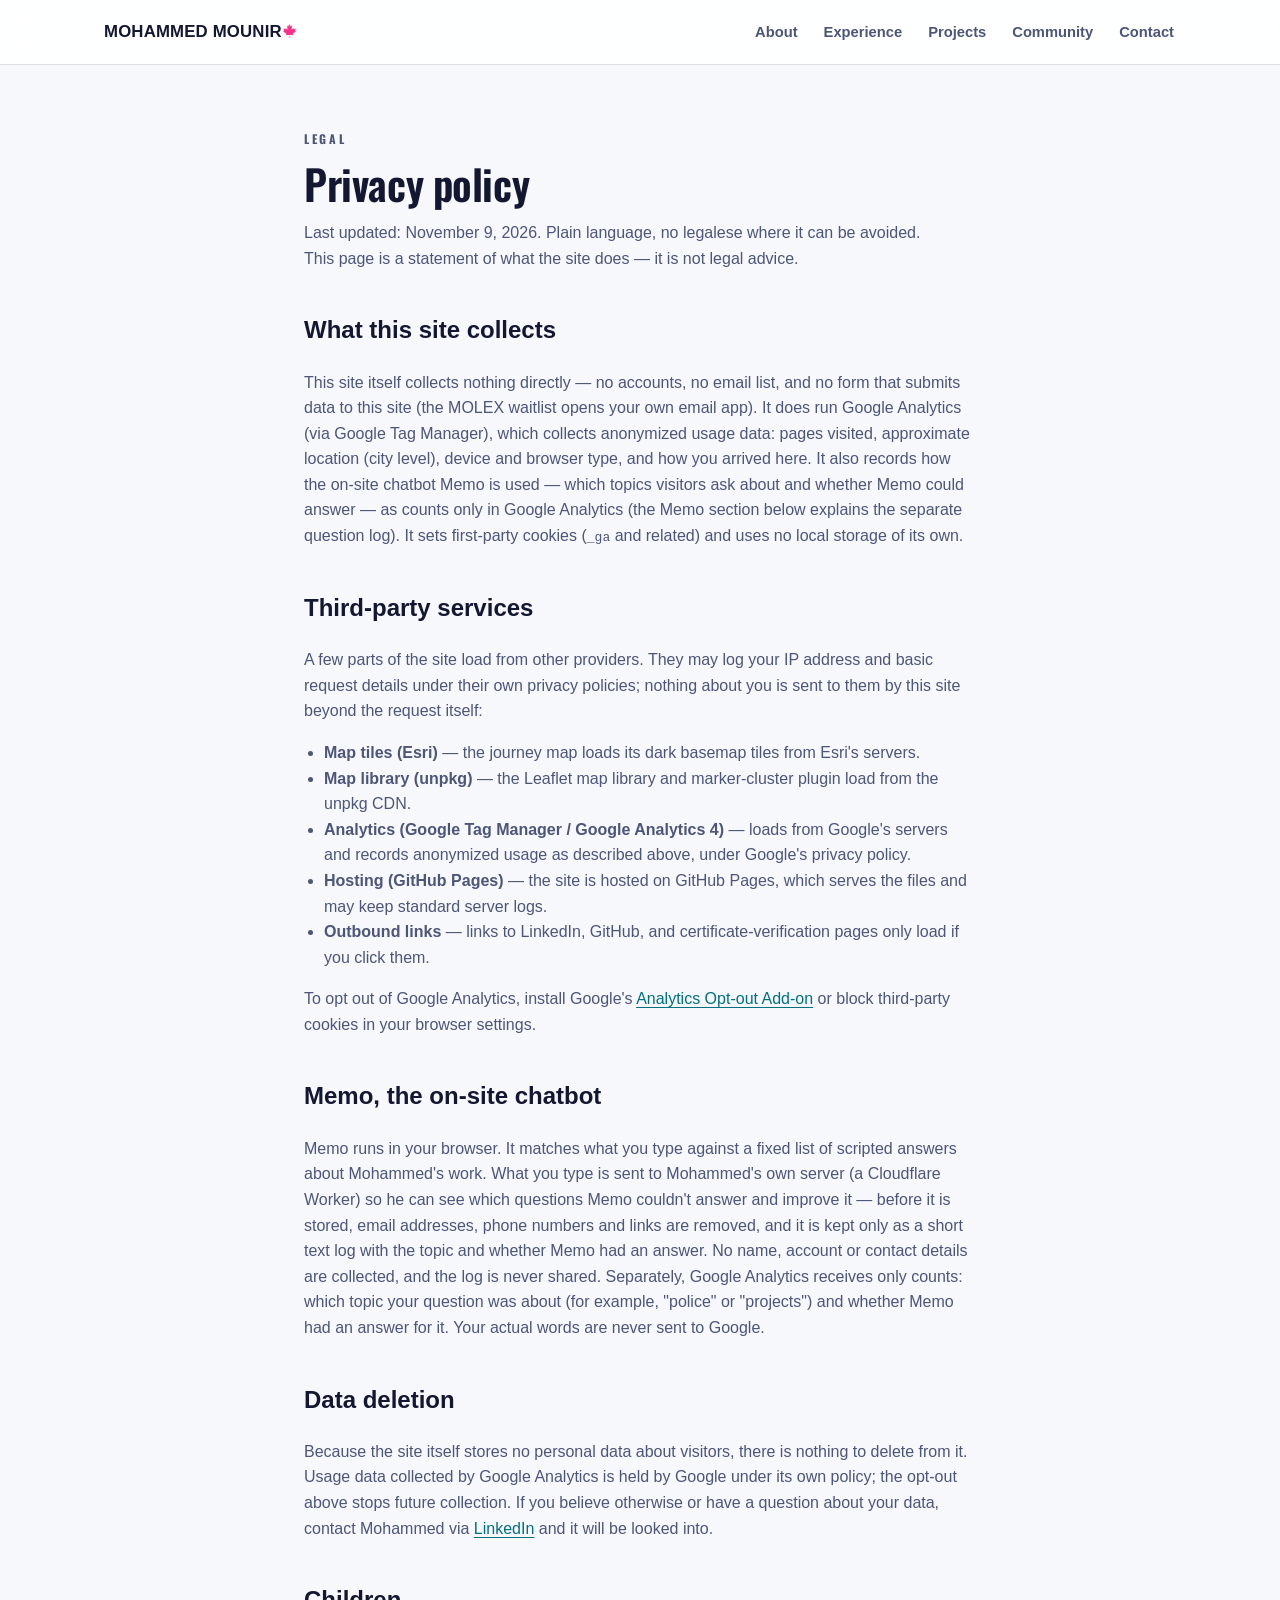
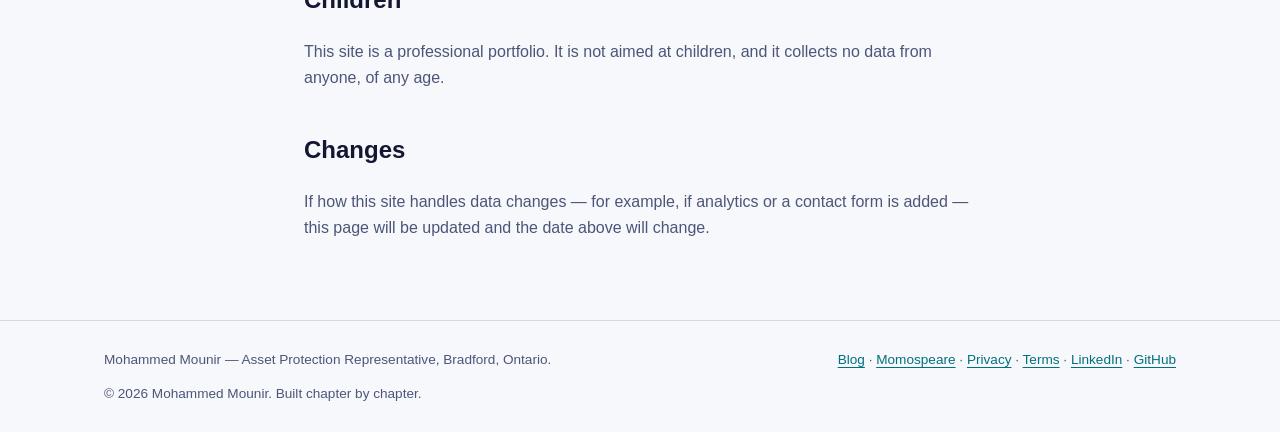
<file: privacy.html>
<!DOCTYPE html>
<html lang="en">
<head>
<!-- Google Tag Manager -->
<script>(function(w,d,s,l,i){w[l]=w[l]||[];w[l].push({'gtm.start':
new Date().getTime(),event:'gtm.js'});var f=d.getElementsByTagName(s)[0],
j=d.createElement(s),dl=l!='dataLayer'?'&l='+l:'';j.async=true;j.src=
'https://www.googletagmanager.com/gtm.js?id='+i+dl;f.parentNode.insertBefore(j,f);
})(window,document,'script','dataLayer','GTM-M9WRWPDF');</script>
<!-- End Google Tag Manager -->
  <meta charset="UTF-8">
  <meta name="viewport" content="width=device-width, initial-scale=1.0">
    <meta name="theme-color" content="#0d0f1c">
<title>Privacy — Mohammed Mounir</title>
  <meta name="description" content="Privacy policy for mohammedmounir.ca: what this portfolio site collects (nothing directly), the third-party services it loads, and how to ask about your data.">
  <meta name="robots" content="index, follow">
  <link rel="canonical" href="https://mohammedmounir.ca/privacy.html">
  <!-- Open Graph -->
  <meta property="og:type" content="website">
  <meta property="og:locale" content="en_CA">
  <meta property="og:title" content="Privacy — Mohammed Mounir">
  <meta property="og:description" content="Privacy policy for mohammedmounir.ca: what this portfolio site collects (nothing directly), the third-party services it loads, and how to ask about your data.">
  <meta property="og:url" content="https://mohammedmounir.ca/privacy.html">
  <meta property="og:image" content="https://mohammedmounir.ca/assets/og-image.jpg">
  <meta property="og:image:alt" content="Mohammed Mounir — Security experience. Technology in progress.">
  <meta property="og:image:width" content="1200">
  <meta property="og:image:height" content="630">
  <!-- Twitter / X -->
  <meta name="twitter:card" content="summary_large_image">
  <meta name="twitter:image" content="https://mohammedmounir.ca/assets/og-image.jpg">
  <meta name="twitter:image:alt" content="Mohammed Mounir — Security experience. Technology in progress.">
  <meta name="twitter:title" content="Privacy — Mohammed Mounir">
  <meta name="twitter:description" content="Privacy policy for mohammedmounir.ca: what this portfolio site collects (nothing directly), the third-party services it loads, and how to ask about your data.">
  <link rel="icon" type="image/svg+xml" href="assets/favicon.svg">
  <!-- Time-based theme (Toronto time): runs before the stylesheet
       so the first paint is already the right theme. -->
  <script src="js/theme.js"></script>
  <!-- Display type: Oswald (editorial reskin, slice 1). Variable 500-700. -->
  <link rel="preconnect" href="https://fonts.googleapis.com">
  <link rel="preconnect" href="https://fonts.gstatic.com" crossorigin>
  <link href="https://fonts.googleapis.com/css2?family=Oswald:wght@500..700&display=swap" rel="stylesheet">
  <link rel="stylesheet" href="css/style.css?v=06d0028">
  <style>
    .legal { max-width: 720px; }
    .legal h2 { margin-top: 40px; }
    .legal p, .legal li { color: var(--muted); }
    .legal ul { padding-left: 20px; }
  </style>
</head>
<body>
<!-- Google Tag Manager (noscript) -->
<noscript><iframe src="https://www.googletagmanager.com/ns.html?id=GTM-M9WRWPDF"
height="0" width="0" style="display:none;visibility:hidden"></iframe></noscript>
<!-- End Google Tag Manager (noscript) -->
  <a class="skip-link" href="#main">Skip to content</a>
  <nav class="nav" aria-label="Primary">
    <div class="wrap nav-inner">
      <a class="brand" href="/" data-track="nav|Home|header">MOHAMMED MOUNIR<img class="maple-leaf" src="assets/maple-leaf.png" width="14" height="15" alt="" aria-hidden="true"></a>
      <ul class="nav-links">
        <li><a href="portfolio.html#about" data-track="nav|About|header">About</a></li>
        <li><a href="portfolio.html#journey-app" data-track="nav|Experience|header">Experience</a></li>
        <li><a href="portfolio.html#projects" data-track="nav|Projects|header">Projects</a></li>
        <li><a href="projects/community.html" data-track="nav|Community|header">Community</a></li>
        <li><a href="portfolio.html#contact" data-track="nav|Contact|header">Contact</a></li>
      </ul>
    </div>
  </nav>

  <main id="main" tabindex="-1">
    <section aria-labelledby="privacy-title">
      <div class="wrap legal">
        <p class="section-kicker">Legal</p>
        <h1 class="section-title" id="privacy-title">Privacy policy</h1>
        <p class="section-sub">Last updated: November 9, 2026. Plain language, no legalese where it can be avoided. This page is a statement of what the site does — it is not legal advice.</p>

        <h2>What this site collects</h2>
        <p>This site itself collects nothing directly — no accounts, no email list, and no form that submits data to this site (the MOLEX waitlist opens your own email app). It does run Google Analytics (via Google Tag Manager), which collects anonymized usage data: pages visited, approximate location (city level), device and browser type, and how you arrived here. It also records how the on-site chatbot Memo is used — which topics visitors ask about and whether Memo could answer — as counts only in Google Analytics (the Memo section below explains the separate question log). It sets first-party cookies (<code>_ga</code> and related) and uses no local storage of its own.</p>

        <h2>Third-party services</h2>
        <p>A few parts of the site load from other providers. They may log your IP address and basic request details under their own privacy policies; nothing about you is sent to them by this site beyond the request itself:</p>
        <ul>
          <li><strong>Map tiles (Esri)</strong> — the journey map loads its dark basemap tiles from Esri's servers.</li>
          <li><strong>Map library (unpkg)</strong> — the Leaflet map library and marker-cluster plugin load from the unpkg CDN.</li>
          <li><strong>Analytics (Google Tag Manager / Google Analytics 4)</strong> — loads from Google's servers and records anonymized usage as described above, under Google's privacy policy.</li>
          <li><strong>Hosting (GitHub Pages)</strong> — the site is hosted on GitHub Pages, which serves the files and may keep standard server logs.</li>
          <li><strong>Outbound links</strong> — links to LinkedIn, GitHub, and certificate-verification pages only load if you click them.</li>
        </ul>
        <p>To opt out of Google Analytics, install Google's <a href="https://tools.google.com/dlpage/gaoptout" target="_blank" rel="noopener noreferrer">Analytics Opt-out Add-on<span class="visually-hidden"> (opens in new tab)</span></a> or block third-party cookies in your browser settings.</p>

        <h2>Memo, the on-site chatbot</h2>
        <p>Memo runs in your browser. It matches what you type against a fixed list of scripted answers about Mohammed's work. What you type is sent to Mohammed's own server (a Cloudflare Worker) so he can see which questions Memo couldn't answer and improve it — before it is stored, email addresses, phone numbers and links are removed, and it is kept only as a short text log with the topic and whether Memo had an answer. No name, account or contact details are collected, and the log is never shared. Separately, Google Analytics receives only counts: which topic your question was about (for example, "police" or "projects") and whether Memo had an answer for it. Your actual words are never sent to Google.</p>

        <h2>Data deletion</h2>
        <p>Because the site itself stores no personal data about visitors, there is nothing to delete from it. Usage data collected by Google Analytics is held by Google under its own policy; the opt-out above stops future collection. If you believe otherwise or have a question about your data, contact Mohammed via <a href="https://www.linkedin.com/in/mohammed-mounir-10587621b/" target="_blank" rel="noopener noreferrer">LinkedIn<span class="visually-hidden"> (opens in new tab)</span></a> and it will be looked into.</p>

        <h2>Children</h2>
        <p>This site is a professional portfolio. It is not aimed at children, and it collects no data from anyone, of any age.</p>

        <h2>Changes</h2>
        <p>If how this site handles data changes — for example, if analytics or a contact form is added — this page will be updated and the date above will change.</p>
      </div>
    </section>
  </main>

  <footer>
    <div class="wrap">
      <span>Mohammed Mounir — Asset Protection Representative, Bradford, Ontario.</span>
      <span><a href="blog.html" data-track="footer|Blog|footer">Blog</a> · <a href="momospeare.html" data-track="footer|Momospeare|footer">Momospeare</a> · <a href="privacy.html" data-track="footer|Privacy|footer">Privacy</a> · <a href="terms.html" data-track="footer|Terms|footer">Terms</a> · <a href="https://www.linkedin.com/in/mohammed-mounir-10587621b/" target="_blank" rel="noopener noreferrer" data-track="footer|LinkedIn|footer">LinkedIn<span class="visually-hidden"> (opens in new tab)</span></a> · <a href="https://github.com/Momospeare/Mohammed-mounir" target="_blank" rel="noopener noreferrer" data-track="footer|GitHub|footer">GitHub<span class="visually-hidden"> (opens in new tab)</span></a></span>
      <span>© <span id="year">2026</span> Mohammed Mounir. Built chapter by chapter.</span>
    </div>
  </footer>
  <script>document.getElementById('year').textContent = new Date().getFullYear();</script>
</body>
</html>
</file>
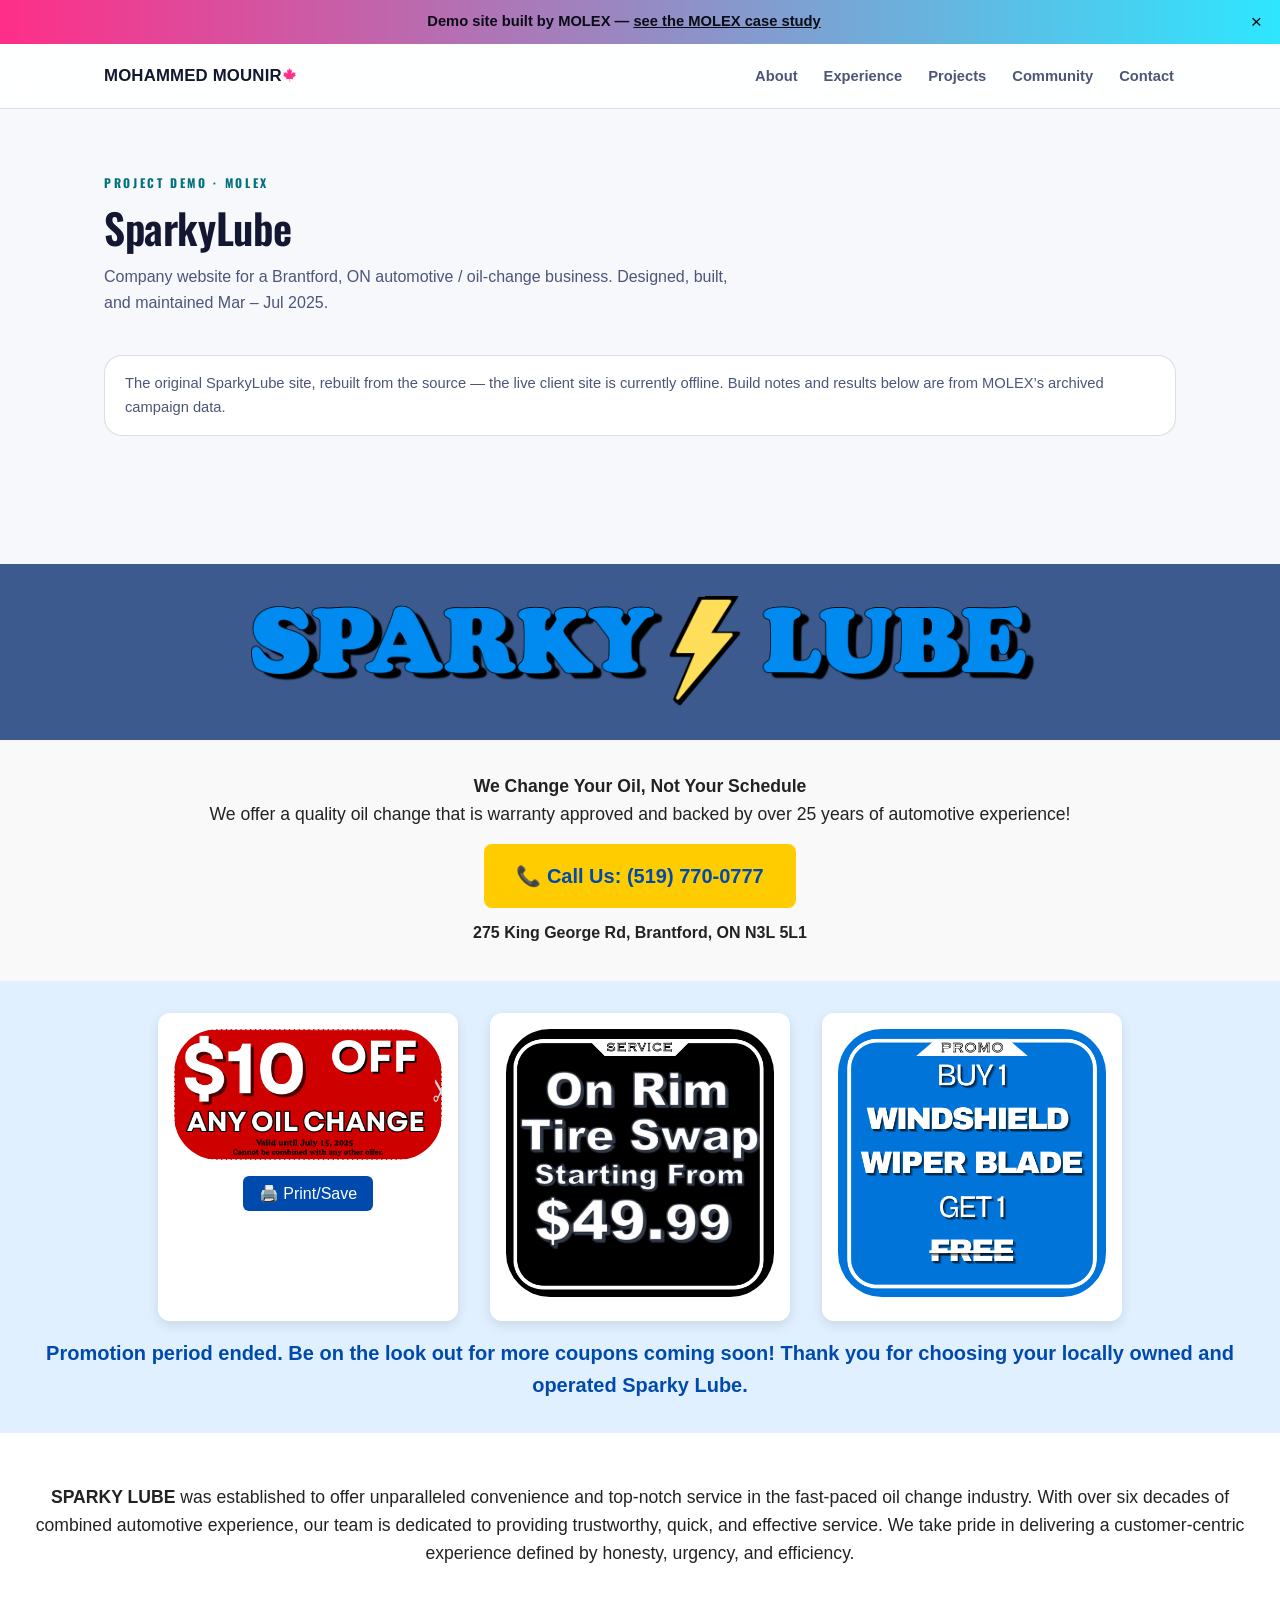
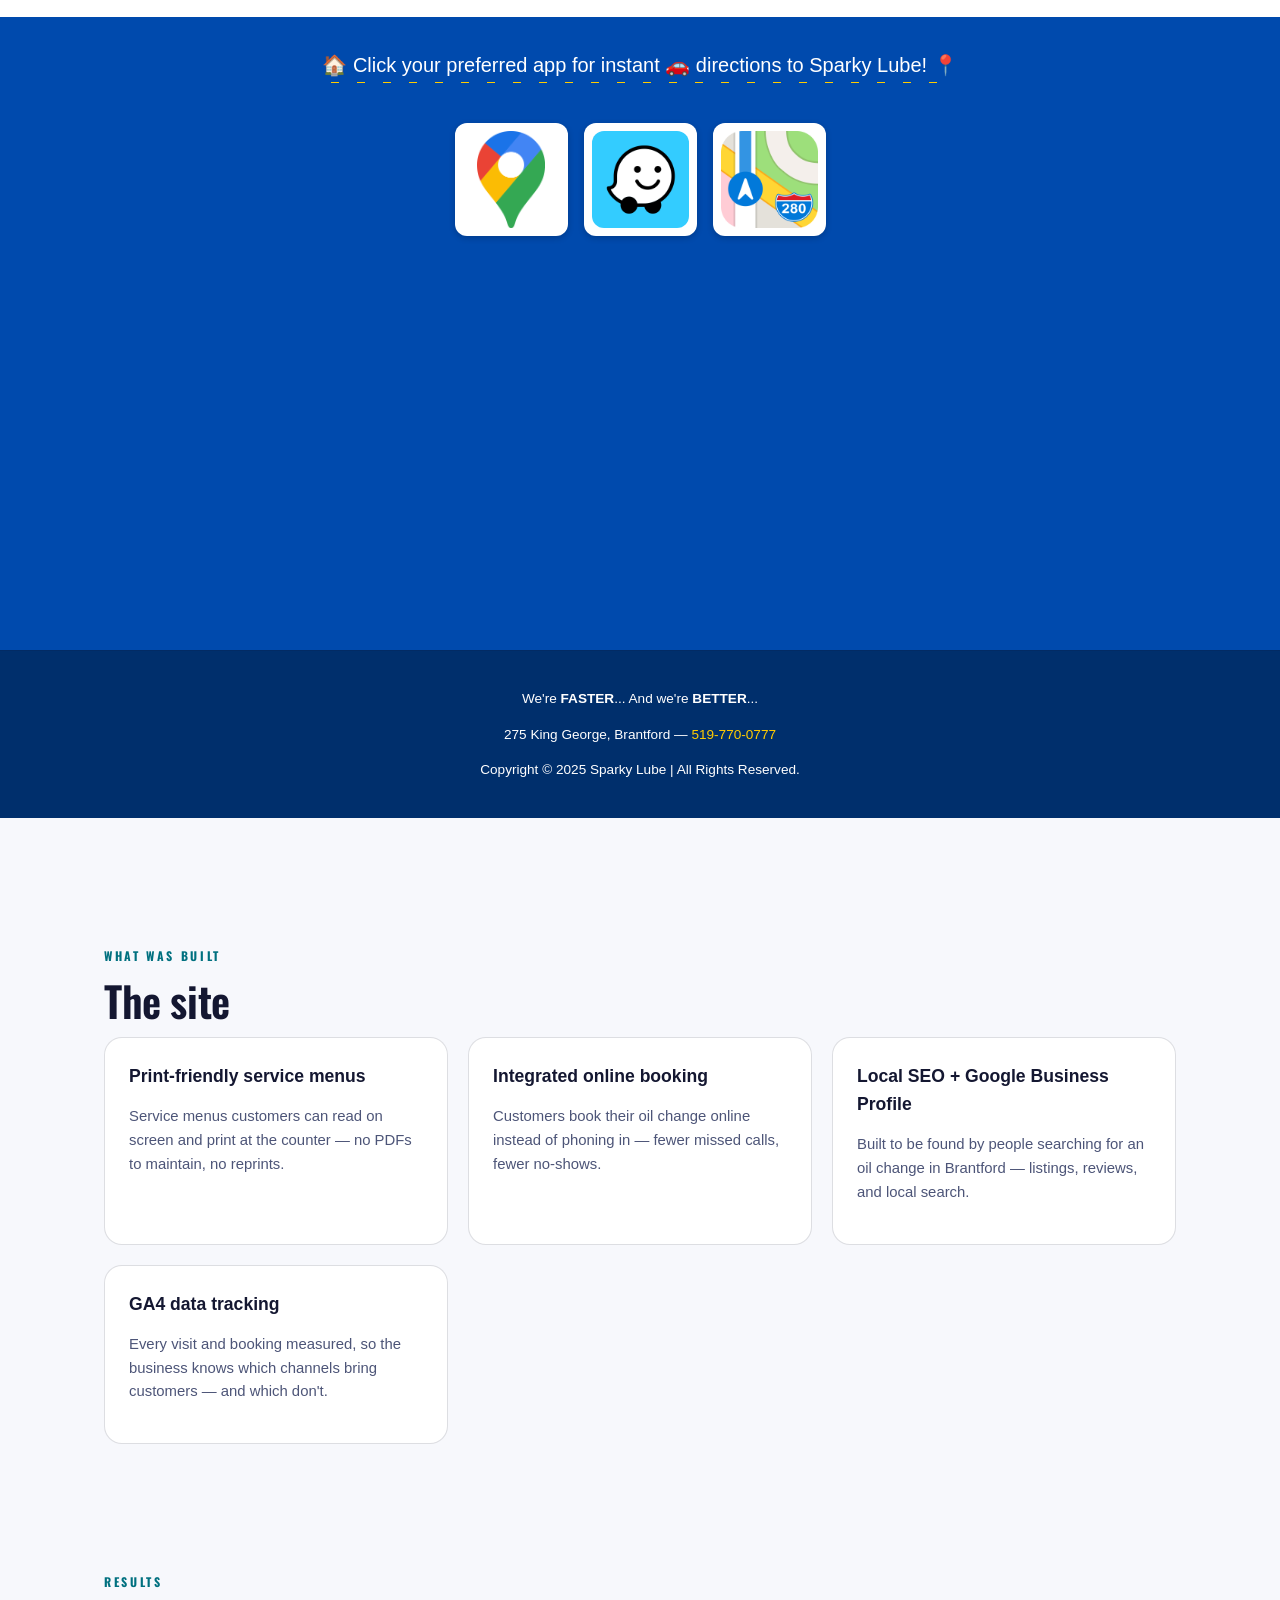
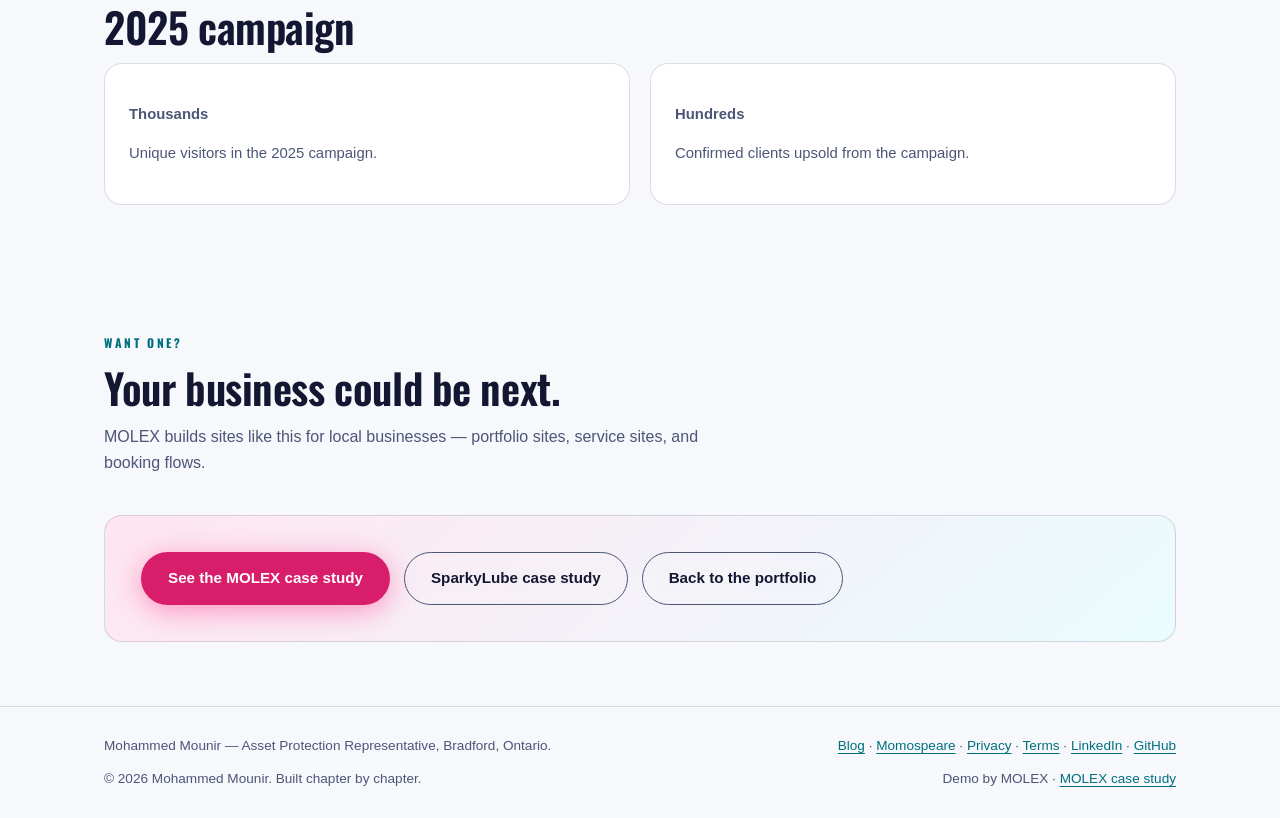
<file: sparkylube.html>
<!DOCTYPE html>
<html lang="en">
<head>
<!-- Google Tag Manager -->
<script>(function(w,d,s,l,i){w[l]=w[l]||[];w[l].push({'gtm.start':
new Date().getTime(),event:'gtm.js'});var f=d.getElementsByTagName(s)[0],
j=d.createElement(s),dl=l!='dataLayer'?'&l='+l:'';j.async=true;j.src=
'https://www.googletagmanager.com/gtm.js?id='+i+dl;f.parentNode.insertBefore(j,f);
})(window,document,'script','dataLayer','GTM-M9WRWPDF');</script>
<!-- End Google Tag Manager -->
  <meta charset="UTF-8">
  <meta name="viewport" content="width=device-width, initial-scale=1.0">
    <meta name="theme-color" content="#0d0f1c">
<title>SparkyLube — Project Demo | Built by MOLEX</title>
  <meta name="description" content="Interactive demo of the SparkyLube website built by MOLEX — walk through the service menus, online booking, and local SEO. thousands of visitors, hundreds of clients upsold in 2025.">
  <meta name="robots" content="index, follow">
  <link rel="canonical" href="https://mohammedmounir.ca/sparkylube.html">
  <meta property="og:type" content="website">
  <meta property="og:title" content="SparkyLube — Project Demo | Built by MOLEX">
  <meta property="og:description" content="Company website for a Brantford automotive / oil-change business. thousands of visitors, hundreds of clients upsold.">
  <meta property="og:locale" content="en_CA">
  <meta property="og:url" content="https://mohammedmounir.ca/sparkylube.html">
  <meta property="og:image" content="https://mohammedmounir.ca/assets/og-image.jpg">
  <meta property="og:image:alt" content="Mohammed Mounir — Security experience. Technology in progress.">
  <meta property="og:image:width" content="1200">
  <meta property="og:image:height" content="630">
  <!-- Twitter / X -->
  <meta name="twitter:card" content="summary_large_image">
  <meta name="twitter:image" content="https://mohammedmounir.ca/assets/og-image.jpg">
  <meta name="twitter:image:alt" content="Mohammed Mounir — Security experience. Technology in progress.">
  <meta name="twitter:title" content="SparkyLube — Project Demo | Built by MOLEX">
  <meta name="twitter:description" content="Company website for a Brantford automotive / oil-change business. thousands of visitors, hundreds of clients upsold.">
  <link rel="icon" type="image/svg+xml" href="assets/favicon.svg">
  <!-- Time-based theme (Toronto time): runs before the stylesheet
       so the first paint is already the right theme. -->
  <script src="js/theme.js"></script>
  <!-- Display type: Oswald (editorial reskin, slice 1). Variable 500-700. -->
  <link rel="preconnect" href="https://fonts.googleapis.com">
  <link rel="preconnect" href="https://fonts.gstatic.com" crossorigin>
  <link href="https://fonts.googleapis.com/css2?family=Oswald:wght@500..700&display=swap" rel="stylesheet">
  <link rel="stylesheet" href="css/style.css?v=06d0028">
  <style>
    /* MOLEX demo overlay bar */
    .molex-bar {
      position: fixed; top: 0; left: 0; right: 0; z-index: 1000;
      background: linear-gradient(90deg, #ff2e88, #2ee6ff);
      color: #0a0c16; font-weight: 700; font-size: 0.92rem;
      display: flex; align-items: center; justify-content: center; gap: 10px;
      padding: 10px 48px 10px 16px; text-align: center;
    }
    .molex-bar a { color: #0a0c16; text-decoration: underline; font-weight: 800; }
    .molex-bar button {
      position: absolute; right: 10px; top: 50%; transform: translateY(-50%);
      background: none; border: none; font-size: 1.2rem; cursor: pointer;
      color: #0a0c16; line-height: 1; padding: 4px 8px;
    }
    body { padding-top: 44px; }
    /* Mobile: the bar text wraps to two lines (~64px tall), so the 44px
       body offset let it overlap the demo hero. Smaller text + a 56px
       offset clears it either way. */
    @media (max-width: 720px) {
      .molex-bar { font-size: 0.82rem; padding: 8px 44px 8px 12px; }
      body { padding-top: 56px; }
    }
    .demo-note {
      background: var(--bg-2); border: 1px solid var(--line);
      border-radius: var(--radius); padding: 16px 20px;
      color: var(--muted); font-size: 0.92rem;
    }
    .stat-num { font-size: 2rem; font-weight: 800; color: var(--cyan); }
  </style>
  <style>
    /* Original SparkyLube stylesheet (Apr–May 2025, alexstirpe/sparkylube),
       namespaced under .sl-site so it styles only the replica below. */
.sl-site { background: #fff; color: #222; font-family: 'Roboto', sans-serif, Arial, Helvetica, sans-serif; overflow-x: hidden; }
/*
  ============================================================
  Project Name: "The Internship" — Sparky Lube Website Project
  Description: A fully original website created using basic HTML, CSS,
               and JavaScript elements for a locally owned and operated 
               Canadian oil shop — Sparky Lube. Designed and built as a
               collaborative internship project.

  Created By:
    • Alexandria S.
    • Mohammed M.

  Date: April 2025
  Location: Ontario, Canada

  Ownership: This site was developed in partnership with Sparky Lube,
             with full approval and contribution from the business.
             All content and design elements are original and tailored
             to represent the brand's local presence and mission.

  Copyright © 2025 Sparky Lube & Molex | All Rights Reserved.

  ✨ Built with pride. Fueled by community. Powered by vision. ✨
  ============================================================
*/

.sl-site{
  overflow-x: hidden;
}

.sl-site{
  margin: 0;
  font-family: 'Roboto', sans-serif, Arial, Helvetica, sans-serif;  background: #fff;
  color: #222;
}

.sl-site header{
  background-color: #3c5a8e;
  padding: 1rem 0;
  text-align: center;
}

.sl-site .logo-container{
  width: 100%;
  background-color: #3c5a8e;
  display: flex;
  justify-content: center;
  align-items: center;
  padding: 1rem 0;
}

.sl-site .logo-img{
  width: 70vw;
  max-width: 800px;
  min-width: 380px;
  height: auto;
  object-fit: contain;
}

/* Call to Action Section */
.sl-site .call-section{
  text-align: center;
  padding: 2rem 1rem;
  background-color: #f9f9f9;
}

.sl-site .call-section .description{
  margin-bottom: 1rem;
  font-size: 1.1rem;
}

.sl-site .address, .sl-site .phone{
  margin: 0.25rem 0;
  font-weight: bold;
}

.sl-site .call-btn{
  background-color: #ffcc00;
  color: #004aad;
  padding: 1rem 2rem;
  font-size: 1.25rem;
  border: none;
  border-radius: 8px;
  font-weight: bold;
  text-decoration: none;
  display: inline-block;
  transition: background 0.3s ease;
  max-width: 100%;
  box-sizing: border-box;
  white-space: nowrap;
  overflow: hidden;
  text-overflow: ellipsis;
}


.sl-site .call-btn:hover{
  background-color: #e6b800;
}

/* Promo Section */
.sl-site .promo{
  background: #e0f0ff;
  padding: 2rem 1rem;
  text-align: center;
}

/* Updated Promo Items Layout */
.sl-site .promo-items{
  display: flex;
  flex-wrap: wrap;
  justify-content: center;
  gap: 2rem;
  margin-bottom: 1rem;
}

.sl-site .promo-box{
  background: #fff;
  padding: 1rem;
  border-radius: 12px;
  box-shadow: 0 4px 12px rgba(0, 0, 0, 0.1);
  text-align: center;
  max-width: 300px;
  flex: 1 1 280px;
  position: relative;
}

.sl-site .promo-img{
  width: 100%;
  height: auto;
  border-radius: 44px;
  margin-bottom: 0.5rem;
}

.sl-site .print-btn{
  margin-top: 0.5rem;
  padding: 0.5rem 1rem;
  font-size: 1rem;
  background-color: #004aad;
  color: white;
  border: none;
  border-radius: 6px;
  cursor: pointer;
}

.sl-site .print-btn:hover{
  background-color: #00337f;
}

/* Countdown Elements */
.sl-site .countdown{
  text-align: center;
  font-weight: bold;
  font-size: 1.25rem;
  color: #004aad; /* Blue for main text */
  margin-top: 0.75rem;
}

.sl-site .countdown-title{
  margin-bottom: 2px;
}

.sl-site .countdown-timer{
  display: flex;
  justify-content: center;
  gap: 15px;
  flex-wrap: wrap;
}

.sl-site .countdown-unit{
  position: relative;
  font-size: 2rem;
  color: rgb(209, 41, 41); /* Red for the numbers */
  font-weight: bold;
  padding: 10px 14px;
  background: transparent;
  border-radius: 8px;
  animation: pulse 1.5s ease-in-out infinite;
}

/* Data label styling with pseudo-elements */
.sl-site .countdown-unit::after{
  content: attr(data-label);
  display: block;
  font-size: 0.8rem;
  color: #004aad; /* Blue for the label text */
  font-weight: normal;
  margin-top: 4px;
  text-align: center;
}

/* Business Description */
.sl-site .business-desc{
  padding: 2rem 1rem;
  text-align: center;
  font-size: 1.1rem;
  line-height: 1.6;
}

/* Map Section */
.sl-site .map-wrapper{
  background-color: #004aad;
  color: white;
  padding: 2rem 1rem;
  text-align: center;
}

.sl-site .map-instructions{
  font-size: 1.25rem;
  margin-bottom: 1rem;
  display: inline-block;
  position: relative;
  padding-bottom: 18px; /* spacing between text and underline */
}

.sl-site .map-instructions::after{
  content: "";
  position: absolute;
  left: 0;
  bottom: 0;
  height: 20px; /* thickness of dots */
  width: 99%;
  background-image: radial-gradient(#ffcc00 20%, transparent 20%);
  background-size: 26px 7px; /* size and spacing of dots */
  background-repeat: repeat-x;
}


.sl-site .map-buttons{
  display: flex;
  justify-content: center;
  gap: 1rem;
  flex-wrap: wrap;
  margin-bottom: 1rem;
  padding-top: 0.5rem;
}

.sl-site .map-button{
  background-color: white;
  border-radius: 12px;
  padding: 0.5rem;
  box-shadow: 0 2px 6px rgba(0, 0, 0, 0.2);
  transition: transform 0.2s ease, box-shadow 0.2s ease;
}

.sl-site .map-button:hover{
  transform: scale(1.05);
  box-shadow: 0 4px 12px rgba(0, 0, 0, 0.3);
}

.sl-site .map-button img{
  width: 97px;
  height: 97px;
  border-radius: 12px;
  object-fit: contain;
}

.sl-site .map-embed{
  margin-top: 1.5rem;
}

.sl-site footer{
  background-color: #002f6c;
  color: white;
  text-align: center;
  padding: 1.5rem 1rem;
}

.sl-site footer a{
  color: #ffcc00;
  text-decoration: none;
}

@media print {
  /* General Reset for printing */
  .sl-site{
    margin: 0;
    padding: 0;
    font-family: 'Roboto', sans-serif, Arial, Helvetica, sans-serif;  }

  /* Hide unnecessary sections for printing */
  .sl-site #countdown, .sl-site .map-wrapper, .sl-site .business-desc, .sl-site .print-btn{
    display: none !important;
  }

  /* Ensure header is at the top */
  .sl-site header{
    display: block;
    margin: 0;
    padding: 0;
  }

  /* Call Section Adjustment */
  .sl-site .call-section{
    display: block;
    margin: 0;
    padding: 0;
  }

  /* Adjust Promo section layout */
  .sl-site .promo-items{
    display: flex;
    flex-wrap: wrap; /* Allow items to wrap to the next line if needed */
    justify-content: space-between; /* Space between items */
    margin: 0;
    padding: 0;
  }

  /* Promo boxes layout */
  .sl-site .promo-box{
    flex: 0 1 30%; /* Ensure each promo item takes up ~30% of the width */
    margin-bottom: 1px; /* Space between boxes */
    page-break-inside: avoid; /* Prevent page breaks inside promo boxes */
    display: inline-block; /* Ensure they align side by side */
    margin: 0;
    padding: 0;
  }

  /* Ensure the promo images stay within the container */
  .sl-site .promo-img{
    width: 100%;
    max-width: 250px;
    height: auto;
  }

  /* Footer Styling */
  .sl-site footer{
    display: block;
    margin-top: 20px;
  }

  /* Remove page breaks from sections */
  .sl-site .promo-box, .sl-site .call-section, .sl-site footer{
    page-break-after: avoid; /* Prevent forced breaks after each section */
  }

  /* Reset some extra padding/margins */
  .sl-site header, .sl-site .call-section, .sl-site .promo-items, .sl-site footer{
    margin: 0;
    padding: 0;
  }

  /* Ensure no extra breaks between the sections */
  .sl-site{
    overflow: visible !important;
  }
}

/* Mobile Responsiveness */
@media (max-width: 428px) {
  .sl-site .promo-img{
    width: 90%;
  }

  .sl-site .call-btn{
    width: 90%;
  }

  .sl-site .map-buttons{
    flex-direction: column;
    gap: 1rem;
  }

  .sl-site .logo-img{
    max-width: 80%;
  }
}
  </style>
  <script type="application/ld+json">
  {
    "@context": "https://schema.org",
    "@type": "WebPage",
    "name": "SparkyLube — Project Demo | Built by MOLEX",
    "url": "https://mohammedmounir.ca/sparkylube.html",
    "isPartOf": { "@type": "WebSite", "name": "Mohammed Mounir", "url": "https://mohammedmounir.ca/" },
    "about": { "@type": "Person", "name": "Mohammed Mounir", "url": "https://mohammedmounir.ca/" }
  }
  </script>
</head>
<body>
  <a class="skip-link" href="#main">Skip to main content</a>
<!-- Google Tag Manager (noscript) -->
<noscript><iframe src="https://www.googletagmanager.com/ns.html?id=GTM-M9WRWPDF"
height="0" width="0" style="display:none;visibility:hidden"></iframe></noscript>
<!-- End Google Tag Manager (noscript) -->

  <nav class="nav" aria-label="Primary">
    <div class="wrap nav-inner">
      <a class="brand" href="/" data-track="nav|Home|header">MOHAMMED MOUNIR<img class="maple-leaf" src="assets/maple-leaf.png" width="14" height="15" alt="" aria-hidden="true"></a>
      <ul class="nav-links">
        <li><a href="portfolio.html#about" data-track="nav|About|header">About</a></li>
        <li><a href="portfolio.html#journey-app" data-track="nav|Experience|header">Experience</a></li>
        <li><a href="portfolio.html#projects" aria-current="page" data-track="nav|Projects|header">Projects</a></li>
        <li><a href="projects/community.html" data-track="nav|Community|header">Community</a></li>
        <li><a href="portfolio.html#contact" data-track="nav|Contact|header">Contact</a></li>
      </ul>
    </div>
  </nav>
  <!-- MOLEX overlay: demo frame, links out to MOLEX for references -->
  <div class="molex-bar" id="molex-bar">
    <span>Demo site built by <strong>MOLEX</strong> — <a href="projects/molex.html">see the MOLEX case study</a></span>
    <button type="button" aria-label="Dismiss MOLEX bar" onclick="document.getElementById('molex-bar').style.display='none';document.body.style.paddingTop='0'">&times;</button>
  </div>

  <main id="main" tabindex="-1">
    <section id="demo-hero" aria-labelledby="demo-title">
      <div class="wrap">
        <p class="section-kicker">Project demo · MOLEX</p>
        <h1 class="section-title" id="demo-title">SparkyLube</h1>
        <p class="section-sub">Company website for a Brantford, ON automotive / oil-change business. Designed, built, and maintained Mar – Jul 2025.</p>
        <div class="demo-note">
          The original SparkyLube site, rebuilt from the source — the live client site is currently offline. Build notes and results below are from MOLEX’s archived campaign data.
        </div>
      </div>
    </section>


    <section id="demo-site" aria-label="SparkyLube original site">
      <div class="sl-site">
  <!-- Header / Logo -->
  <header>
    <div class="logo-container">
      <img src="assets/sparkylube/logo.png" alt="Sparky Lube Logo" class="logo-img" />
    </div>
  </header>

  <!-- Call To Action -->
  <section class="call-section">
    <div class="description">
      <strong>We Change Your Oil, Not Your Schedule</strong><br>
      We offer a quality oil change that is warranty approved and backed by over 25 years of automotive experience!
    </div>
    <a href="tel:5197700777" class="call-btn">📞 Call Us: (519) 770-0777</a>
    <p class="address">275 King George Rd, Brantford, ON N3L 5L1</p>
  </section>

<!-- Promo Section -->
<section class="promo">
  <div class="promo-items">
    <!-- Promo 1 -->
    <div class="promo-box">
      <img src="assets/sparkylube/SL_Promo_April2025.png" alt="Promo Coupon, 10 Dollars OFF" class="promo-img">
      <button class="print-btn" onclick="printPage()" aria-label="Print this coupon">🖨️ Print/Save</button>
    </div>

    <!-- Promo 2 -->
    <div class="promo-box">
      <img src="assets/sparkylube/TireSwap.png" alt="Tire Swap Service" class="promo-img">
    </div>

    <!-- Promo 3 -->
    <div class="promo-box">
      <img src="assets/sparkylube/B1G1Wiper.png" alt="B1G1 Wiper Blades Promo" class="promo-img">
    </div>
  </div>

  <div id="countdown" class="countdown"></div>
</section>

  <!-- Business Description -->
  <section class="business-desc">
    <p>
      <strong>SPARKY LUBE</strong> was established to offer unparalleled convenience and top-notch service in the fast-paced oil change industry. With over six decades of combined automotive experience, our team is dedicated to providing trustworthy, quick, and effective service. We take pride in delivering a customer-centric experience defined by honesty, urgency, and efficiency.    </p>
  </section>

  <!-- Map & Directions Section -->
  <section class="map-wrapper">
    <div class="map-instructions">
      🏠 Click your preferred app for instant 🚗 directions to Sparky Lube! 📍
    </div>

    <div class="map-buttons">
      <a href="https://www.google.com/maps/dir/?api=1&destination=275+King+George+Rd+Brantford" target="_blank" class="map-button google">
        <img src="assets/sparkylube/google-maps-logo.png" alt="Google Maps">
      </a>
      <a href="https://waze.com/ul?ll=43.1783813,-80.2803968&navigate=yes" target="_blank" class="map-button waze">
        <img src="assets/sparkylube/waze-logo.png" alt="Waze">
      </a>
      <a href="http://maps.apple.com/?daddr=275+King+George+Rd,+Brantford" target="_blank" class="map-button apple">
        <img src="assets/sparkylube/Apple-maps-logo.png" alt="Apple Maps">
      </a>
    </div>

    <div class="map-embed">
      <iframe 
        src="https://www.google.com/maps/embed?pb=!1m14!1m8!1m3!1d363.6864460091495!2d-80.28050873697664!3d43.17819548620472!3m2!1i1024!2i768!4f13.1!3m3!1m2!1s0x882c6fe30a93a857%3A0x745a2248c435417f!2sSparky%20Lube!5e0!3m2!1sen!2sus!4v1744590333780!5m2!1sen!2sus"

        width="100%" height="350" frameborder="0" style="border:0" allowfullscreen>
      </iframe>
    </div>
  </section>

  <!-- Footer -->
  <footer>
    <p>We're <strong>FASTER</strong>... And we're <strong>BETTER</strong>...</p>
    <p>275 King George, Brantford — <a href="tel:5197700777">519-770-0777</a></p>
    <p>  Copyright © 2025 Sparky Lube | All Rights Reserved.    </p>
  </footer>

        </div>
    </section>

    <section id="demo-built" aria-labelledby="demo-built-title">
      <div class="wrap">
        <p class="section-kicker">What was built</p>
        <h2 class="section-title" id="demo-built-title">The site</h2>
        <div class="info-grid">
          <article class="info-card">
            <h3>Print-friendly service menus</h3>
            <p>Service menus customers can read on screen and print at the counter — no PDFs to maintain, no reprints.</p>
          </article>
          <article class="info-card">
            <h3>Integrated online booking</h3>
            <p>Customers book their oil change online instead of phoning in — fewer missed calls, fewer no-shows.</p>
          </article>
          <article class="info-card">
            <h3>Local SEO + Google Business Profile</h3>
            <p>Built to be found by people searching for an oil change in Brantford — listings, reviews, and local search.</p>
          </article>
          <article class="info-card">
            <h3>GA4 data tracking</h3>
            <p>Every visit and booking measured, so the business knows which channels bring customers — and which don't.</p>
          </article>
        </div>
      </div>
    </section>

    <section id="demo-results" aria-labelledby="demo-results-title">
      <div class="wrap">
        <p class="section-kicker">Results</p>
        <h2 class="section-title" id="demo-results-title">2025 campaign</h2>
        <div class="info-grid">
          <article class="info-card">
            <p class="stat-num">Thousands</p>
            <p>Unique visitors in the 2025 campaign.</p>
          </article>
          <article class="info-card">
            <p class="stat-num">Hundreds</p>
            <p>Confirmed clients upsold from the campaign.</p>
          </article>
        </div>
      </div>
    </section>

    <section id="demo-cta" aria-labelledby="demo-cta-title">
      <div class="wrap">
        <p class="section-kicker">Want one?</p>
        <h2 class="section-title" id="demo-cta-title">Your business could be next.</h2>
        <p class="section-sub">MOLEX builds sites like this for local businesses — portfolio sites, service sites, and booking flows.</p>
        <div class="contact-card">
          <div class="cta-row">
            <a class="btn btn-primary" href="projects/molex.html">See the MOLEX case study</a>
            <a class="btn btn-ghost" href="projects/sparkylube-case-study.html">SparkyLube case study</a>
            <a class="btn btn-ghost" href="https://mohammedmounir.ca/">Back to the portfolio</a>
          </div>
        </div>
      </div>
    </section>
  </main>

  <footer>
    <div class="wrap">
      <span>Mohammed Mounir — Asset Protection Representative, Bradford, Ontario.</span>
      <span><a href="blog.html" data-track="footer|Blog|footer">Blog</a> · <a href="momospeare.html" data-track="footer|Momospeare|footer">Momospeare</a> · <a href="privacy.html" data-track="footer|Privacy|footer">Privacy</a> · <a href="terms.html" data-track="footer|Terms|footer">Terms</a> · <a href="https://www.linkedin.com/in/mohammed-mounir-10587621b/" target="_blank" rel="noopener noreferrer" data-track="footer|LinkedIn|footer">LinkedIn<span class="visually-hidden"> (opens in new tab)</span></a> · <a href="https://github.com/Momospeare/Mohammed-mounir" target="_blank" rel="noopener noreferrer" data-track="footer|GitHub|footer">GitHub<span class="visually-hidden"> (opens in new tab)</span></a></span>
      <span>&copy; <span id="year">2026</span> Mohammed Mounir. Built chapter by chapter.</span>
      <span>Demo by MOLEX · <a href="projects/molex.html">MOLEX case study</a></span>
    </div>
  </footer>
  <script>document.getElementById('year').textContent = new Date().getFullYear();</script>

  <!-- Original SparkyLube countdown (promo period ended July 15, 2025 — the
       site's own copy shows the ended message) + print helper, verbatim. -->
  <script>
    const countdownDate = new Date("July 15, 2025 23:59:59").getTime();
    const countdownElement = document.getElementById("countdown");

    function updateCountdown() {
      const now = new Date().getTime();
      const distance = countdownDate - now;

      if (distance < 0) {
        countdownElement.innerHTML = "Promotion period ended. Be on the look out for more coupons coming soon! Thank you for choosing your locally owned and operated Sparky Lube.";
        return;
      }

      const days = Math.floor(distance / (1000 * 60 * 60 * 24));
      const hours = Math.floor((distance % (1000 * 60 * 60 * 24)) / (1000 * 60 * 60));
      const minutes = Math.floor((distance % (1000 * 60 * 60)) / (1000 * 60));
      const seconds = Math.floor((distance % (1000 * 60)) / 1000);

      countdownElement.innerHTML = `
      <div class="countdown-title">\uD83D\uDCCC Coupon Expires In: \u23F3</div>
       <div class="countdown-timer">
         <span class="countdown-unit days" data-label="Days">${days}</span>
        <span class="countdown-unit hours" data-label="Hours">${hours}</span>
        <span class="countdown-unit minutes" data-label="Minutes">${minutes}</span>
        <span class="countdown-unit seconds" data-label="Seconds">${seconds}</span> 
      </div>
    `;

    }

    setInterval(updateCountdown, 1000);

    function printPage() {
  // Open a print dialog
  window.print();
}

  </script>
</body>
</html>
</file>
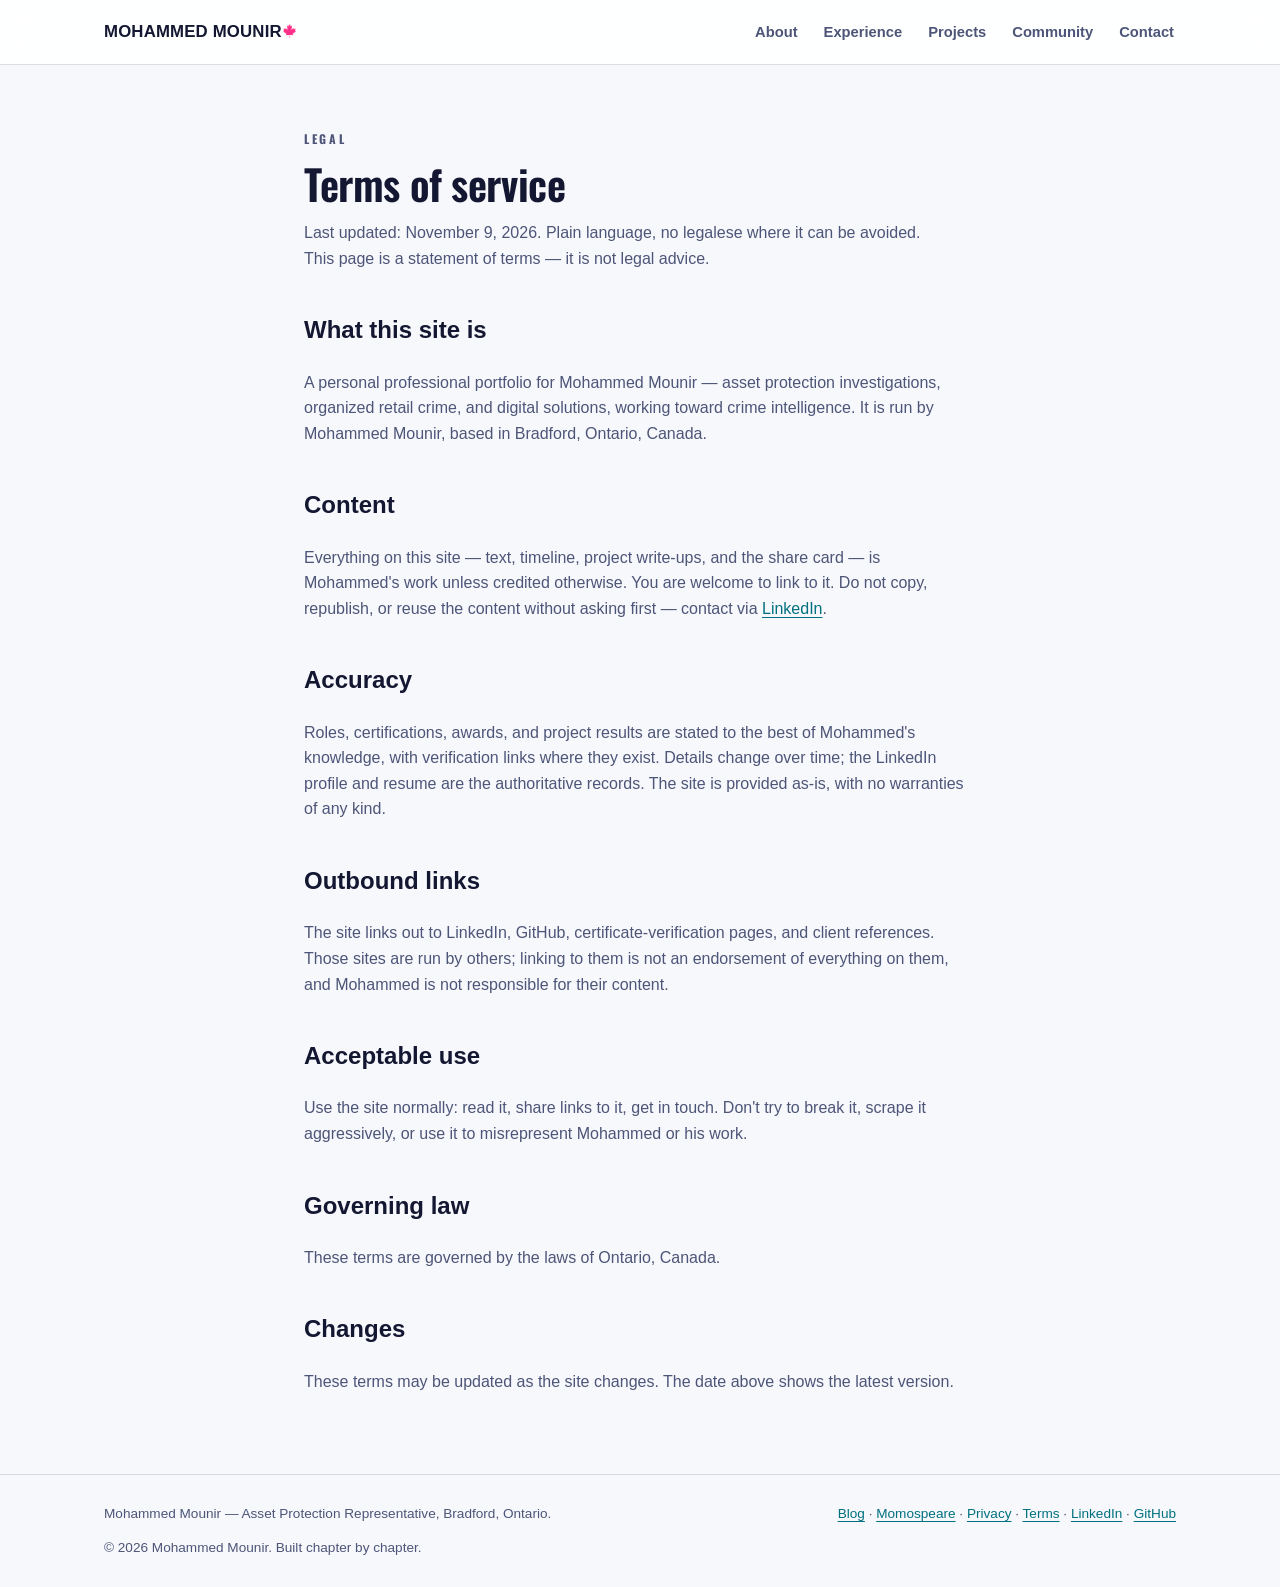
<file: terms.html>
<!DOCTYPE html>
<html lang="en">
<head>
<!-- Google Tag Manager -->
<script>(function(w,d,s,l,i){w[l]=w[l]||[];w[l].push({'gtm.start':
new Date().getTime(),event:'gtm.js'});var f=d.getElementsByTagName(s)[0],
j=d.createElement(s),dl=l!='dataLayer'?'&l='+l:'';j.async=true;j.src=
'https://www.googletagmanager.com/gtm.js?id='+i+dl;f.parentNode.insertBefore(j,f);
})(window,document,'script','dataLayer','GTM-M9WRWPDF');</script>
<!-- End Google Tag Manager -->
  <meta charset="UTF-8">
  <meta name="viewport" content="width=device-width, initial-scale=1.0">
    <meta name="theme-color" content="#0d0f1c">
<title>Terms — Mohammed Mounir</title>
  <meta name="description" content="Terms of service for mohammedmounir.ca: who runs this portfolio, what you may do with its content, and its limits.">
  <meta name="robots" content="index, follow">
  <link rel="canonical" href="https://mohammedmounir.ca/terms.html">
  <!-- Open Graph -->
  <meta property="og:type" content="website">
  <meta property="og:locale" content="en_CA">
  <meta property="og:title" content="Terms — Mohammed Mounir">
  <meta property="og:description" content="Terms of service for mohammedmounir.ca: who runs this portfolio, what you may do with its content, and its limits.">
  <meta property="og:url" content="https://mohammedmounir.ca/terms.html">
  <meta property="og:image" content="https://mohammedmounir.ca/assets/og-image.jpg">
  <meta property="og:image:alt" content="Mohammed Mounir — Security experience. Technology in progress.">
  <meta property="og:image:width" content="1200">
  <meta property="og:image:height" content="630">
  <!-- Twitter / X -->
  <meta name="twitter:card" content="summary_large_image">
  <meta name="twitter:image" content="https://mohammedmounir.ca/assets/og-image.jpg">
  <meta name="twitter:image:alt" content="Mohammed Mounir — Security experience. Technology in progress.">
  <meta name="twitter:title" content="Terms — Mohammed Mounir">
  <meta name="twitter:description" content="Terms of service for mohammedmounir.ca: who runs this portfolio, what you may do with its content, and its limits.">
  <link rel="icon" type="image/svg+xml" href="assets/favicon.svg">
  <!-- Time-based theme (Toronto time): runs before the stylesheet
       so the first paint is already the right theme. -->
  <script src="js/theme.js"></script>
  <!-- Display type: Oswald (editorial reskin, slice 1). Variable 500-700. -->
  <link rel="preconnect" href="https://fonts.googleapis.com">
  <link rel="preconnect" href="https://fonts.gstatic.com" crossorigin>
  <link href="https://fonts.googleapis.com/css2?family=Oswald:wght@500..700&display=swap" rel="stylesheet">
  <link rel="stylesheet" href="css/style.css?v=06d0028">
  <style>
    .legal { max-width: 720px; }
    .legal h2 { margin-top: 40px; }
    .legal p, .legal li { color: var(--muted); }
    .legal ul { padding-left: 20px; }
  </style>
</head>
<body>
<!-- Google Tag Manager (noscript) -->
<noscript><iframe src="https://www.googletagmanager.com/ns.html?id=GTM-M9WRWPDF"
height="0" width="0" style="display:none;visibility:hidden"></iframe></noscript>
<!-- End Google Tag Manager (noscript) -->
  <a class="skip-link" href="#main">Skip to content</a>
  <nav class="nav" aria-label="Primary">
    <div class="wrap nav-inner">
      <a class="brand" href="/" data-track="nav|Home|header">MOHAMMED MOUNIR<img class="maple-leaf" src="assets/maple-leaf.png" width="14" height="15" alt="" aria-hidden="true"></a>
      <ul class="nav-links">
        <li><a href="portfolio.html#about" data-track="nav|About|header">About</a></li>
        <li><a href="portfolio.html#journey-app" data-track="nav|Experience|header">Experience</a></li>
        <li><a href="portfolio.html#projects" data-track="nav|Projects|header">Projects</a></li>
        <li><a href="projects/community.html" data-track="nav|Community|header">Community</a></li>
        <li><a href="portfolio.html#contact" data-track="nav|Contact|header">Contact</a></li>
      </ul>
    </div>
  </nav>

  <main id="main" tabindex="-1">
    <section aria-labelledby="terms-title">
      <div class="wrap legal">
        <p class="section-kicker">Legal</p>
        <h1 class="section-title" id="terms-title">Terms of service</h1>
        <p class="section-sub">Last updated: November 9, 2026. Plain language, no legalese where it can be avoided. This page is a statement of terms — it is not legal advice.</p>

        <h2>What this site is</h2>
        <p>A personal professional portfolio for Mohammed Mounir — asset protection investigations, organized retail crime, and digital solutions, working toward crime intelligence. It is run by Mohammed Mounir, based in Bradford, Ontario, Canada.</p>

        <h2>Content</h2>
        <p>Everything on this site — text, timeline, project write-ups, and the share card — is Mohammed's work unless credited otherwise. You are welcome to link to it. Do not copy, republish, or reuse the content without asking first — contact via <a href="https://www.linkedin.com/in/mohammed-mounir-10587621b/" target="_blank" rel="noopener noreferrer">LinkedIn<span class="visually-hidden"> (opens in new tab)</span></a>.</p>

        <h2>Accuracy</h2>
        <p>Roles, certifications, awards, and project results are stated to the best of Mohammed's knowledge, with verification links where they exist. Details change over time; the LinkedIn profile and resume are the authoritative records. The site is provided as-is, with no warranties of any kind.</p>

        <h2>Outbound links</h2>
        <p>The site links out to LinkedIn, GitHub, certificate-verification pages, and client references. Those sites are run by others; linking to them is not an endorsement of everything on them, and Mohammed is not responsible for their content.</p>

        <h2>Acceptable use</h2>
        <p>Use the site normally: read it, share links to it, get in touch. Don't try to break it, scrape it aggressively, or use it to misrepresent Mohammed or his work.</p>

        <h2>Governing law</h2>
        <p>These terms are governed by the laws of Ontario, Canada.</p>

        <h2>Changes</h2>
        <p>These terms may be updated as the site changes. The date above shows the latest version.</p>
      </div>
    </section>
  </main>

  <footer>
    <div class="wrap">
      <span>Mohammed Mounir — Asset Protection Representative, Bradford, Ontario.</span>
      <span><a href="blog.html" data-track="footer|Blog|footer">Blog</a> · <a href="momospeare.html" data-track="footer|Momospeare|footer">Momospeare</a> · <a href="privacy.html" data-track="footer|Privacy|footer">Privacy</a> · <a href="terms.html" data-track="footer|Terms|footer">Terms</a> · <a href="https://www.linkedin.com/in/mohammed-mounir-10587621b/" target="_blank" rel="noopener noreferrer" data-track="footer|LinkedIn|footer">LinkedIn<span class="visually-hidden"> (opens in new tab)</span></a> · <a href="https://github.com/Momospeare/Mohammed-mounir" target="_blank" rel="noopener noreferrer" data-track="footer|GitHub|footer">GitHub<span class="visually-hidden"> (opens in new tab)</span></a></span>
      <span>© <span id="year">2026</span> Mohammed Mounir. Built chapter by chapter.</span>
    </div>
  </footer>
  <script>document.getElementById('year').textContent = new Date().getFullYear();</script>
</body>
</html>
</file>
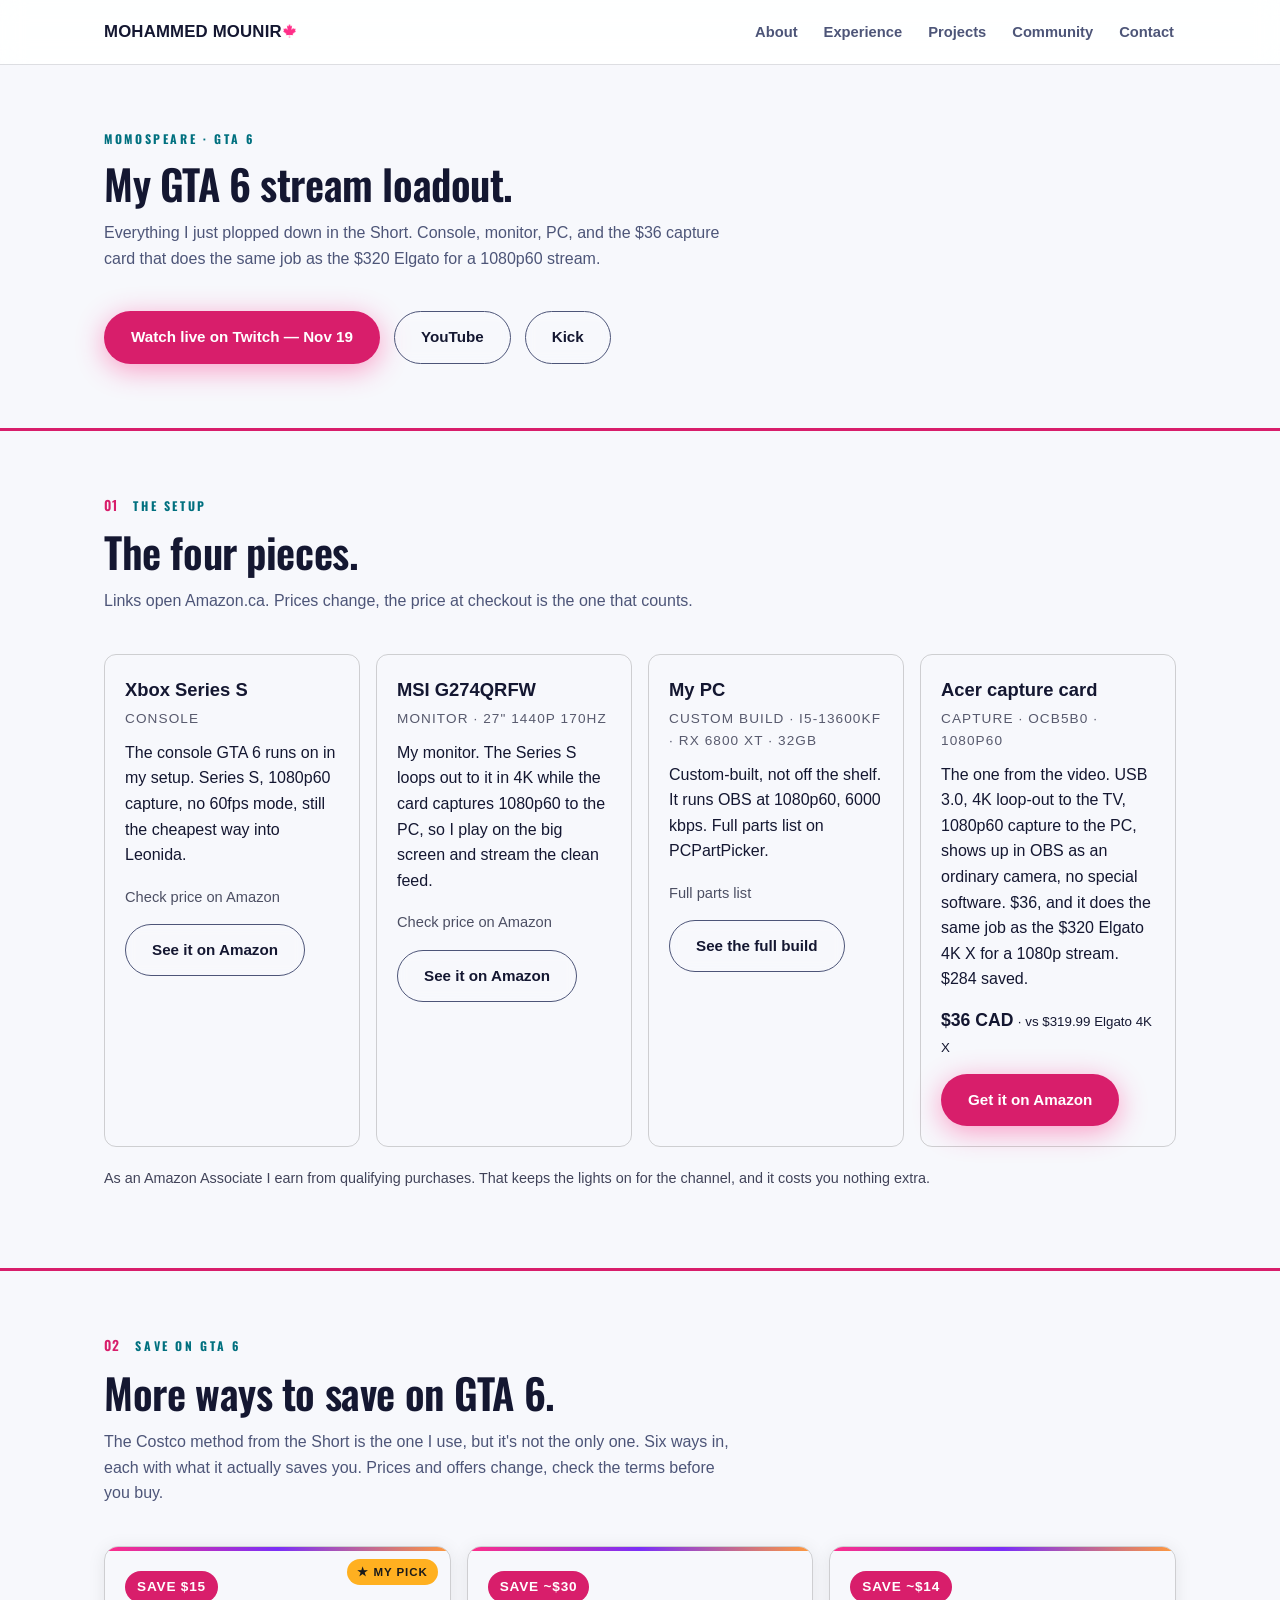
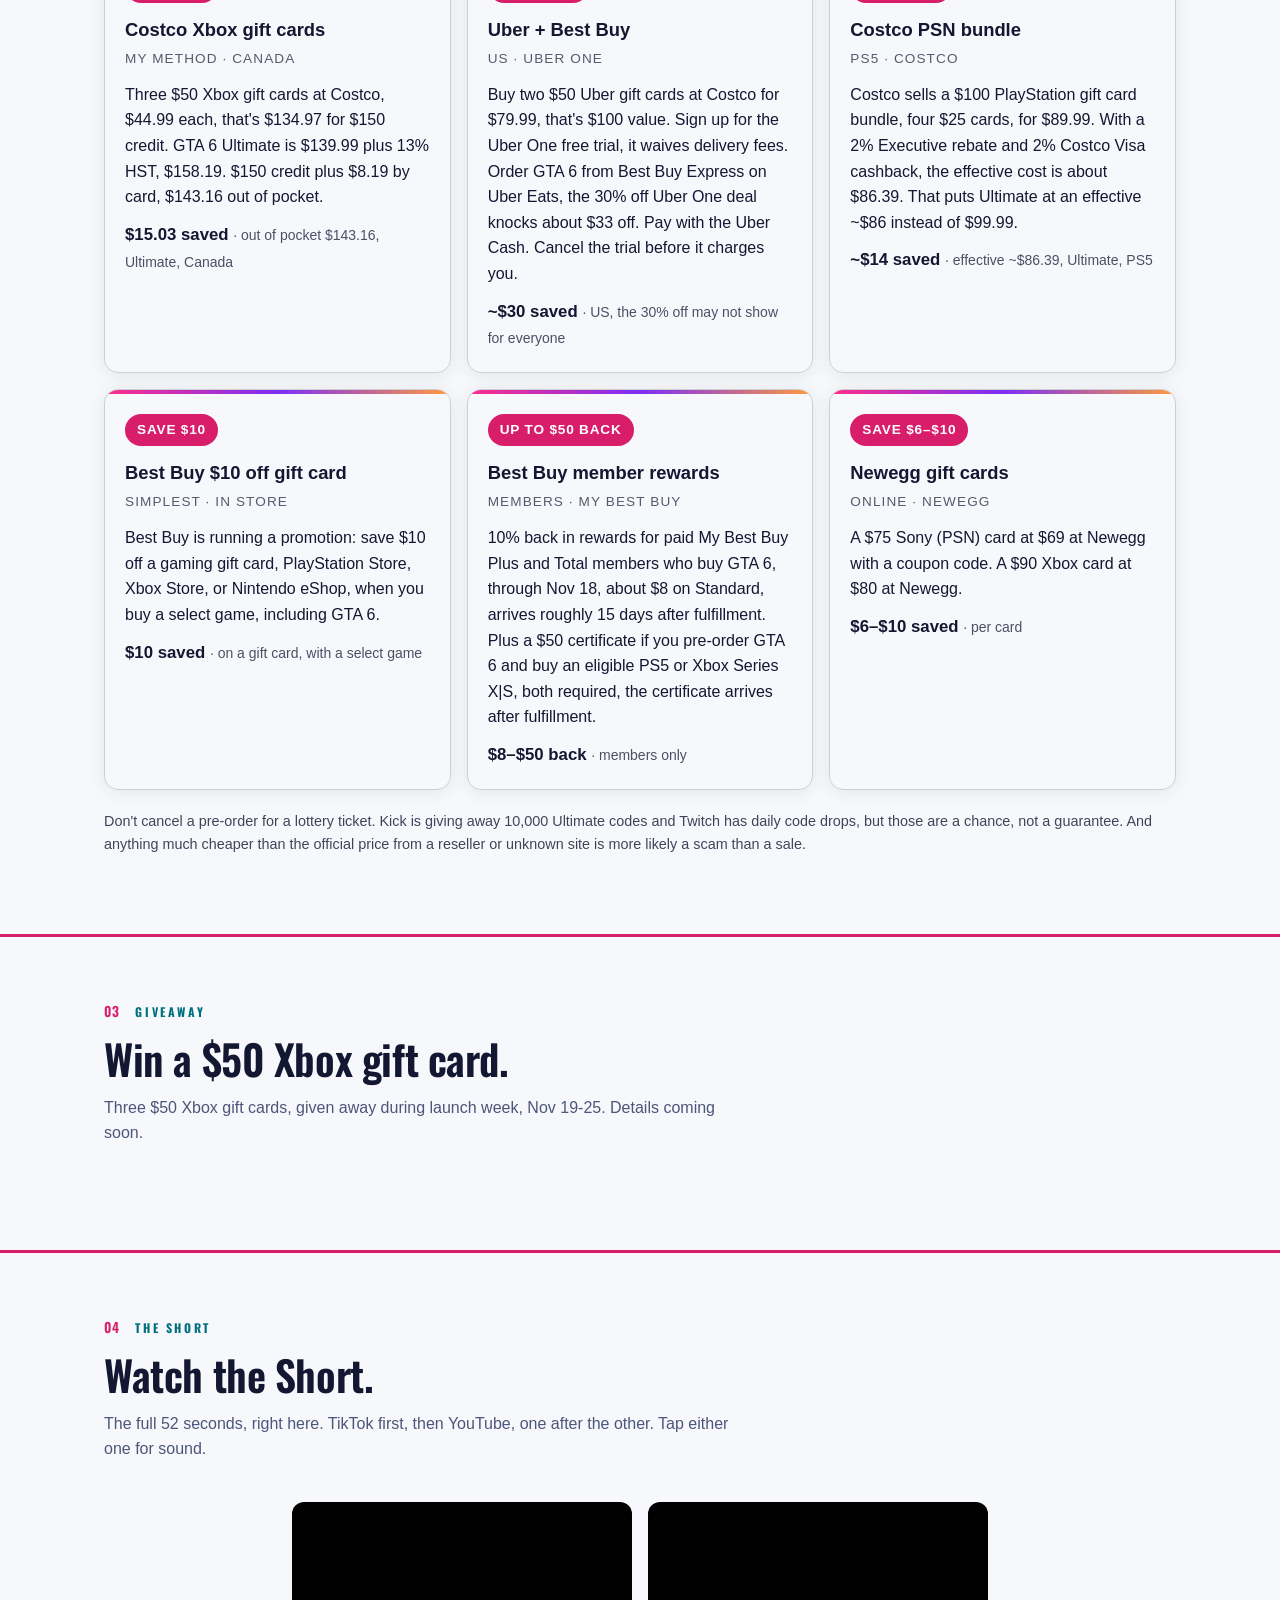
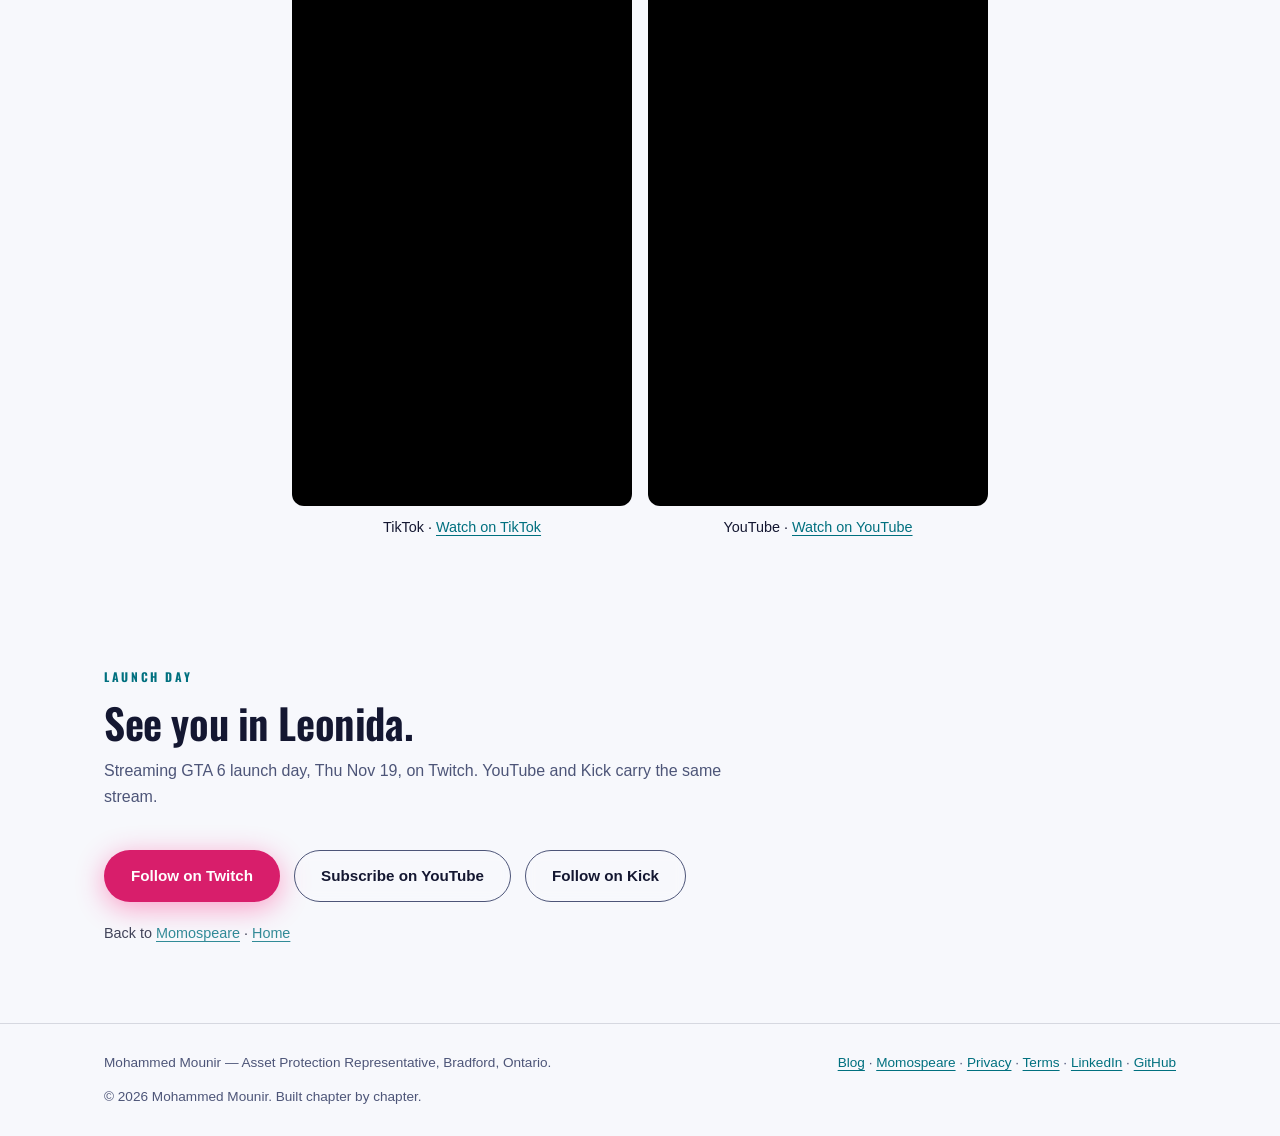
<file: momospeare/capturegta6.html>
<!DOCTYPE html>
<html lang="en">
<head>
<!-- Google Tag Manager -->
<script>(function(w,d,s,l,i){w[l]=w[l]||[];w[l].push({'gtm.start':
new Date().getTime(),event:'gtm.js'});var f=d.getElementsByTagName(s)[0],
j=d.createElement(s),dl=l!='dataLayer'?'&l='+l:'';j.async=true;j.src=
'https://www.googletagmanager.com/gtm.js?id='+i+dl;f.parentNode.insertBefore(j,f);
})(window,document,'script','dataLayer','GTM-M9WRWPDF');</script>
<!-- End Google Tag Manager -->
  <meta charset="UTF-8">
  <meta name="viewport" content="width=device-width, initial-scale=1.0">
  <meta name="theme-color" content="#0d0f1c">
  <title>My GTA 6 Stream Loadout — Momospeare | Mohammed Mounir</title>
  <meta name="description" content="Everything I plopped down in the GTA 6 stream setup Short: Xbox Series S, MSI monitor, PC, and the $36 Acer capture card. Plus where to watch me live on launch day, Nov 19.">
  <meta name="robots" content="index, follow">
  <link rel="canonical" href="https://mohammedmounir.ca/momospeare/capturegta6">
  <meta property="og:type" content="website">
  <meta property="og:locale" content="en_CA">
  <meta property="og:title" content="My GTA 6 Stream Loadout — Momospeare">
  <meta property="og:description" content="Console, monitor, PC, and the $36 capture card that does the same job as the $320 Elgato for a 1080p stream.">
  <meta property="og:url" content="https://mohammedmounir.ca/momospeare/capturegta6">
  <meta property="og:image" content="https://mohammedmounir.ca/assets/og-image.jpg">
  <meta property="og:image:alt" content="Mohammed Mounir — Security experience. Technology in progress.">
  <meta property="og:image:width" content="1200">
  <meta property="og:image:height" content="630">
  <meta name="twitter:card" content="summary_large_image">
  <meta name="twitter:image" content="https://mohammedmounir.ca/assets/og-image.jpg">
  <meta name="twitter:image:alt" content="Mohammed Mounir — Security experience. Technology in progress.">
  <meta name="twitter:title" content="My GTA 6 Stream Loadout — Momospeare">
  <meta name="twitter:description" content="Console, monitor, PC, and the $36 capture card that does the same job as the $320 Elgato for a 1080p stream.">
  <link rel="icon" type="image/svg+xml" href="/assets/favicon.svg">
  <!-- Time-based theme (Toronto time): runs before the stylesheet
       so the first paint is already the right theme. -->
  <script src="/js/theme.js"></script>
  <!-- Display type: Oswald (editorial reskin, slice 1). Variable 500-700. -->
  <link rel="preconnect" href="https://fonts.googleapis.com">
  <link rel="preconnect" href="https://fonts.gstatic.com" crossorigin>
  <link href="https://fonts.googleapis.com/css2?family=Oswald:wght@500..700&display=swap" rel="stylesheet">
  <link rel="stylesheet" href="/css/style.css?v=06d0028">
  <script type="application/ld+json">
  {
    "@context": "https://schema.org",
    "@type": "WebPage",
    "name": "My GTA 6 Stream Loadout — Momospeare",
    "url": "https://mohammedmounir.ca/momospeare/capturegta6",
    "isPartOf": { "@type": "WebSite", "name": "Mohammed Mounir", "url": "https://mohammedmounir.ca/" },
    "about": { "@type": "Person", "name": "Mohammed Mounir", "url": "https://mohammedmounir.ca/" }
  }
  </script>
  <style>
    .gear-grid { display: grid; grid-template-columns: repeat(auto-fit, minmax(240px, 1fr)); gap: 16px; margin-top: 24px; }
    .gear-card { border: 1px solid var(--border, rgba(128,128,128,.35)); border-radius: 12px; padding: 20px; }
    .gear-card h3 { margin: 0 0 4px; font-size: 1.15rem; }
    .gear-card .gear-role { font-size: .85rem; letter-spacing: .08em; text-transform: uppercase; opacity: .7; margin: 0 0 10px; }
    .gear-card p { margin: 0 0 14px; }
    .gear-price { font-weight: 700; font-size: 1.1rem; }
    .gear-price small { font-weight: 400; opacity: .75; }
    .gear-note { font-size: .9rem; opacity: .8; margin-top: 20px; }
    .save-grid { display: grid; grid-template-columns: repeat(auto-fit, minmax(260px, 1fr)); gap: 16px; margin-top: 24px; }
    .save-card { position: relative; border: 1px solid var(--border, rgba(128,128,128,.35)); border-radius: 14px; padding: 24px 20px 20px; overflow: hidden; box-shadow: 0 2px 18px rgba(0,0,0,.08); }
    .save-card::before { content: ""; position: absolute; top: 0; left: 0; right: 0; height: 4px; background: linear-gradient(90deg, #ff2e88, #7b2ff7, #ff9a3d); }
    .save-badge { display: inline-block; background: var(--pink, #ff2e88); color: #fff; font-weight: 800; font-size: .85rem; letter-spacing: .06em; text-transform: uppercase; padding: 5px 12px; border-radius: 999px; margin: 0 0 12px; }
    .save-pick { position: absolute; top: 12px; right: 12px; background: #ffb020; color: #1a1a1a; font-weight: 800; font-size: .72rem; letter-spacing: .08em; text-transform: uppercase; padding: 4px 10px; border-radius: 999px; }
    .save-card h3 { margin: 0 0 4px; font-size: 1.15rem; }
    .save-role { font-size: .85rem; letter-spacing: .08em; text-transform: uppercase; opacity: .7; margin: 0 0 10px; }
    .save-card p { margin: 0 0 12px; }
    .save-card p:last-child { margin-bottom: 0; }
    .save-foot { font-weight: 700; font-size: 1.05rem; }
    .save-foot small { font-weight: 400; opacity: .75; }
    .short-embeds { display: flex; gap: 16px; justify-content: center; flex-wrap: wrap; margin-top: 24px; }
    .short-embed { flex: 1 1 280px; max-width: 340px; }
    .short-embed-player { border-radius: 12px; overflow: hidden; background: #000; aspect-ratio: 9 / 16; }
    .short-embed-player iframe { display: block; width: 100%; height: 100%; border: 0; }
    .short-embed-label { text-align: center; font-size: .9rem; margin: 10px 0 0; }
  </style>
</head>
<body>
<!-- Google Tag Manager (noscript) -->
<noscript><iframe src="https://www.googletagmanager.com/ns.html?id=GTM-M9WRWPDF"
height="0" width="0" style="display:none;visibility:hidden"></iframe></noscript>
<!-- End Google Tag Manager (noscript) -->
  <a class="skip-link" href="#main">Skip to content</a>
  <nav class="nav" aria-label="Primary">
    <div class="wrap nav-inner">
      <a class="brand" href="/" data-track="nav|Home|header">MOHAMMED MOUNIR<img class="maple-leaf" src="/assets/maple-leaf.png" width="14" height="15" alt="" aria-hidden="true"></a>
      <ul class="nav-links">
        <li><a href="portfolio.html#about" data-track="nav|About|header">About</a></li>
        <li><a href="portfolio.html#journey-app" data-track="nav|Experience|header">Experience</a></li>
        <li><a href="portfolio.html#projects" data-track="nav|Projects|header">Projects</a></li>
        <li><a href="/projects/community.html" data-track="nav|Community|header">Community</a></li>
        <li><a href="portfolio.html#contact" data-track="nav|Contact|header">Contact</a></li>
      </ul>
    </div>
  </nav>

  <main id="main" tabindex="-1">
    <!-- ================= HERO ================= -->
    <section aria-labelledby="loadout-title">
      <div class="wrap">
        <p class="section-kicker">Momospeare · GTA 6</p>
        <h1 class="section-title" id="loadout-title">My GTA 6 stream loadout.</h1>
        <p class="section-sub">Everything I just plopped down in the Short. Console, monitor, PC, and the $36 capture card that does the same job as the $320 Elgato for a 1080p60 stream.</p>
        <div class="cta-row">
          <a class="btn btn-primary" href="https://www.twitch.tv/momospeare" target="_blank" rel="noopener noreferrer" data-track="content|Watch live on Twitch|capturegta6">Watch live on Twitch — Nov 19<span class="visually-hidden"> (opens in new tab)</span></a>
          <a class="btn btn-ghost" href="https://www.youtube.com/@Momospeare" target="_blank" rel="noopener noreferrer" data-track="content|Watch on YouTube|capturegta6">YouTube<span class="visually-hidden"> (opens in new tab)</span></a>
          <a class="btn btn-ghost" href="https://kick.com/Momospeare" target="_blank" rel="noopener noreferrer" data-track="content|Watch on Kick|capturegta6">Kick<span class="visually-hidden"> (opens in new tab)</span></a>
        </div>
      </div>
    </section>

    <!-- ================= GEAR ================= -->
    <section aria-labelledby="gear-title">
      <div class="wrap">
        <p class="section-kicker"><span class="section-num" aria-hidden="true">01</span> The setup</p>
        <h2 class="section-title" id="gear-title">The four pieces.</h2>
        <p class="section-sub">Links open Amazon.ca. Prices change, the price at checkout is the one that counts.</p>
        <!-- AFFILIATE TAG: momospeare-20 (Alex's Associates account, Nov 17, 2026). -->
        <div class="gear-grid">
          <article class="gear-card">
            <h3>Xbox Series S</h3>
            <p class="gear-role">Console</p>
            <p>The console GTA 6 runs on in my setup. Series S, 1080p60 capture, no 60fps mode, still the cheapest way into Leonida.</p>
            <p><span class="gear-price"><small>Check price on Amazon</small></span></p>
            <a class="btn btn-ghost" href="https://www.amazon.ca/s?k=xbox+series+s&tag=momospeare-20" target="_blank" rel="noopener noreferrer" data-track="content|Xbox Series S Amazon|capturegta6">See it on Amazon<span class="visually-hidden"> (opens in new tab)</span></a>
          </article>
          <article class="gear-card">
            <h3>MSI G274QRFW</h3>
            <p class="gear-role">Monitor · 27&quot; 1440p 170Hz</p>
            <p>My monitor. The Series S loops out to it in 4K while the card captures 1080p60 to the PC, so I play on the big screen and stream the clean feed.</p>
            <p><span class="gear-price"><small>Check price on Amazon</small></span></p>
            <a class="btn btn-ghost" href="https://www.amazon.ca/s?k=MSI+G274QRFW&tag=momospeare-20" target="_blank" rel="noopener noreferrer" data-track="content|MSI G274QRFW Amazon|capturegta6">See it on Amazon<span class="visually-hidden"> (opens in new tab)</span></a>
          </article>
          <article class="gear-card">
            <h3>My PC</h3>
            <p class="gear-role">Custom build · i5-13600KF · RX 6800 XT · 32GB</p>
            <p>Custom-built, not off the shelf. It runs OBS at 1080p60, 6000 kbps. Full parts list on PCPartPicker.</p>
            <p><span class="gear-price"><small>Full parts list</small></span></p>
            <a class="btn btn-ghost" href="https://ca.pcpartpicker.com/b/VMbhP6" target="_blank" rel="noopener noreferrer" data-track="content|My PC PCPartPicker|capturegta6">See the full build<span class="visually-hidden"> (opens in new tab)</span></a>
          </article>
          <article class="gear-card">
            <h3>Acer capture card</h3>
            <p class="gear-role">Capture · OCB5B0 · 1080p60</p>
            <p>The one from the video. USB 3.0, 4K loop-out to the TV, 1080p60 capture to the PC, shows up in OBS as an ordinary camera, no special software. $36, and it does the same job as the $320 Elgato 4K X for a 1080p stream. $284 saved.</p>
            <p><span class="gear-price">$36 CAD</span> <small>· vs $319.99 Elgato 4K X</small></p>
            <a class="btn btn-primary" href="https://www.amazon.ca/dp/B0FZKNK414?tag=momospeare-20" target="_blank" rel="noopener noreferrer" data-track="content|Acer capture card Amazon|capturegta6">Get it on Amazon<span class="visually-hidden"> (opens in new tab)</span></a>
          </article>
        </div>
        <p class="gear-note">As an Amazon Associate I earn from qualifying purchases. That keeps the lights on for the channel, and it costs you nothing extra.</p>
      </div>
    </section>

    <!-- ================= SAVE ON GTA 6 ================= -->
    <section aria-labelledby="save-title">
      <div class="wrap">
        <p class="section-kicker"><span class="section-num" aria-hidden="true">02</span> Save on GTA 6</p>
        <h2 class="section-title" id="save-title">More ways to save on GTA 6.</h2>
        <p class="section-sub">The Costco method from the Short is the one I use, but it's not the only one. Six ways in, each with what it actually saves you. Prices and offers change, check the terms before you buy.</p>
        <div class="save-grid">
          <article class="save-card">
            <span class="save-pick">&#9733; My pick</span>
            <p class="save-badge">Save $15</p>
            <h3>Costco Xbox gift cards</h3>
            <p class="save-role">My method &middot; Canada</p>
            <p>Three $50 Xbox gift cards at Costco, $44.99 each, that's $134.97 for $150 credit. GTA 6 Ultimate is $139.99 plus 13% HST, $158.19. $150 credit plus $8.19 by card, $143.16 out of pocket.</p>
            <p class="save-foot">$15.03 saved <small>&middot; out of pocket $143.16, Ultimate, Canada</small></p>
          </article>
          <article class="save-card">
            <p class="save-badge">Save ~$30</p>
            <h3>Uber + Best Buy</h3>
            <p class="save-role">US &middot; Uber One</p>
            <p>Buy two $50 Uber gift cards at Costco for $79.99, that's $100 value. Sign up for the Uber One free trial, it waives delivery fees. Order GTA 6 from Best Buy Express on Uber Eats, the 30% off Uber One deal knocks about $33 off. Pay with the Uber Cash. Cancel the trial before it charges you.</p>
            <p class="save-foot">~$30 saved <small>&middot; US, the 30% off may not show for everyone</small></p>
          </article>
          <article class="save-card">
            <p class="save-badge">Save ~$14</p>
            <h3>Costco PSN bundle</h3>
            <p class="save-role">PS5 &middot; Costco</p>
            <p>Costco sells a $100 PlayStation gift card bundle, four $25 cards, for $89.99. With a 2% Executive rebate and 2% Costco Visa cashback, the effective cost is about $86.39. That puts Ultimate at an effective ~$86 instead of $99.99.</p>
            <p class="save-foot">~$14 saved <small>&middot; effective ~$86.39, Ultimate, PS5</small></p>
          </article>
          <article class="save-card">
            <p class="save-badge">Save $10</p>
            <h3>Best Buy $10 off gift card</h3>
            <p class="save-role">Simplest &middot; In store</p>
            <p>Best Buy is running a promotion: save $10 off a gaming gift card, PlayStation Store, Xbox Store, or Nintendo eShop, when you buy a select game, including GTA 6.</p>
            <p class="save-foot">$10 saved <small>&middot; on a gift card, with a select game</small></p>
          </article>
          <article class="save-card">
            <p class="save-badge">Up to $50 back</p>
            <h3>Best Buy member rewards</h3>
            <p class="save-role">Members &middot; My Best Buy</p>
            <p>10% back in rewards for paid My Best Buy Plus and Total members who buy GTA 6, through Nov 18, about $8 on Standard, arrives roughly 15 days after fulfillment. Plus a $50 certificate if you pre-order GTA 6 and buy an eligible PS5 or Xbox Series X|S, both required, the certificate arrives after fulfillment.</p>
            <p class="save-foot">$8&ndash;$50 back <small>&middot; members only</small></p>
          </article>
          <article class="save-card">
            <p class="save-badge">Save $6&ndash;$10</p>
            <h3>Newegg gift cards</h3>
            <p class="save-role">Online &middot; Newegg</p>
            <p>A $75 Sony (PSN) card at $69 at Newegg with a coupon code. A $90 Xbox card at $80 at Newegg.</p>
            <p class="save-foot">$6&ndash;$10 saved <small>&middot; per card</small></p>
          </article>
        </div>
        <p class="gear-note">Don't cancel a pre-order for a lottery ticket. Kick is giving away 10,000 Ultimate codes and Twitch has daily code drops, but those are a chance, not a guarantee. And anything much cheaper than the official price from a reseller or unknown site is more likely a scam than a sale.</p>
      </div>
    </section>

    <!-- ================= GIVEAWAY ================= -->
    <section aria-labelledby="giveaway-title">
      <div class="wrap">
        <p class="section-kicker"><span class="section-num" aria-hidden="true">03</span> Giveaway</p>
        <h2 class="section-title" id="giveaway-title">Win a $50 Xbox gift card.</h2>
        <p class="section-sub">Three $50 Xbox gift cards, given away during launch week, Nov 19-25. Details coming soon.</p>
      </div>
    </section>

    <!-- ================= WATCH THE SHORT ================= -->
    <section aria-labelledby="short-title">
      <div class="wrap">
        <p class="section-kicker"><span class="section-num" aria-hidden="true">04</span> The Short</p>
        <h2 class="section-title" id="short-title">Watch the Short.</h2>
        <p class="section-sub">The full 52 seconds, right here. TikTok first, then YouTube, one after the other. Tap either one for sound.</p>
        <div class="short-embeds">
          <div class="short-embed">
            <div class="short-embed-player">
              <iframe id="tiktok-player" src="https://www.tiktok.com/player/v1/7709063710882483462?autoplay=1&loop=0" allow="autoplay; fullscreen; encrypted-media; picture-in-picture" allowfullscreen title="You should stream GTA 6, here is how — TikTok" data-track="content|Watch the Short TikTok|capturegta6"></iframe>
            </div>
            <p class="short-embed-label">TikTok · <a href="https://www.tiktok.com/@momospeare/video/7709063710882483462" target="_blank" rel="noopener noreferrer" data-track="content|Open on TikTok|capturegta6">Watch on TikTok<span class="visually-hidden"> (opens in new tab)</span></a></p>
          </div>
          <div class="short-embed">
            <div class="short-embed-player">
              <div id="yt-player" style="width:100%;height:100%;"></div>
            </div>
            <p class="short-embed-label">YouTube · <a href="https://www.youtube.com/shorts/bwG_rLlnJes" target="_blank" rel="noopener noreferrer" data-track="content|Open on YouTube|capturegta6">Watch on YouTube<span class="visually-hidden"> (opens in new tab)</span></a></p>
          </div>
        </div>
      </div>
    </section>

    <!-- ================= WATCH ================= -->
    <section aria-labelledby="watch-title">
      <div class="wrap">
        <p class="section-kicker">Launch day</p>
        <h2 class="section-title" id="watch-title">See you in Leonida.</h2>
        <p class="section-sub">Streaming GTA 6 launch day, Thu Nov 19, on Twitch. YouTube and Kick carry the same stream.</p>
        <div class="cta-row">
          <a class="btn btn-primary" href="https://www.twitch.tv/momospeare" target="_blank" rel="noopener noreferrer" data-track="content|Follow on Twitch|capturegta6">Follow on Twitch<span class="visually-hidden"> (opens in new tab)</span></a>
          <a class="btn btn-ghost" href="https://www.youtube.com/@Momospeare" target="_blank" rel="noopener noreferrer" data-track="content|Subscribe on YouTube|capturegta6">Subscribe on YouTube<span class="visually-hidden"> (opens in new tab)</span></a>
          <a class="btn btn-ghost" href="https://kick.com/Momospeare" target="_blank" rel="noopener noreferrer" data-track="content|Follow on Kick|capturegta6">Follow on Kick<span class="visually-hidden"> (opens in new tab)</span></a>
        </div>
        <p class="gear-note">Back to <a href="/momospeare.html">Momospeare</a> · <a href="/">Home</a></p>
      </div>
    </section>
  </main>

  <footer>
    <div class="wrap">
      <span>Mohammed Mounir — Asset Protection Representative, Bradford, Ontario.</span>
      <span><a href="/blog.html" data-track="footer|Blog|footer">Blog</a> · <a href="/momospeare.html" data-track="footer|Momospeare|footer">Momospeare</a> · <a href="/privacy.html" data-track="footer|Privacy|footer">Privacy</a> · <a href="/terms.html" data-track="footer|Terms|footer">Terms</a> · <a href="https://www.linkedin.com/in/mohammed-mounir-10587621b/" target="_blank" rel="noopener noreferrer" data-track="footer|LinkedIn|footer">LinkedIn<span class="visually-hidden"> (opens in new tab)</span></a> · <a href="https://github.com/Momospeare/Mohammed-mounir" target="_blank" rel="noopener noreferrer" data-track="footer|GitHub|footer">GitHub<span class="visually-hidden"> (opens in new tab)</span></a></span>
      <span>© <span id="year">2026</span> Mohammed Mounir. Built chapter by chapter.</span>
    </div>
  </footer>
  <script>document.getElementById('year').textContent = new Date().getFullYear();</script>
  <script src="/js/click-sounds.js" defer></script>
  <script>
  // Short embeds: TikTok first, then YouTube, one at a time, in sequence (loops).
  (function () {
    var tiktokFrame = document.getElementById('tiktok-player');
    var ytPlayer = null;
    var ytReady = false;

    function playTikTok() {
      if (tiktokFrame && tiktokFrame.contentWindow) {
        tiktokFrame.contentWindow.postMessage({ type: 'play', 'x-tiktok-player': true }, 'https://www.tiktok.com');
      }
    }
    function pauseTikTok() {
      if (tiktokFrame && tiktokFrame.contentWindow) {
        tiktokFrame.contentWindow.postMessage({ type: 'pause', 'x-tiktok-player': true }, 'https://www.tiktok.com');
      }
    }

    // TikTok ended -> play the YouTube Short.
    window.addEventListener('message', function (e) {
      if (e.origin !== 'https://www.tiktok.com') return;
      var d = e.data;
      if (!d || !d['x-tiktok-player']) return;
      if (d.type === 'onStateChange' && d.value === 0 && ytReady && ytPlayer && ytPlayer.playVideo) {
        ytPlayer.playVideo();
      }
    });

    // YouTube IFrame API: load after defining the callback.
    window.onYouTubeIframeAPIReady = function () {
      ytPlayer = new YT.Player('yt-player', {
        videoId: 'bwG_rLlnJes',
        playerVars: { autoplay: 0, mute: 1, playsinline: 1, rel: 0 },
        events: {
          onReady: function (ev) { ev.target.mute(); ytReady = true; },
          onStateChange: function (ev) {
            if (ev.data === YT.PlayerState.ENDED) {
              playTikTok();
            } else if (ev.data === YT.PlayerState.PLAYING) {
              pauseTikTok();
            }
          }
        }
      });
    };
    var ytTag = document.createElement('script');
    ytTag.src = 'https://www.youtube.com/iframe_api';
    document.head.appendChild(ytTag);
  })();
  </script>
</body>
</html>
</file>
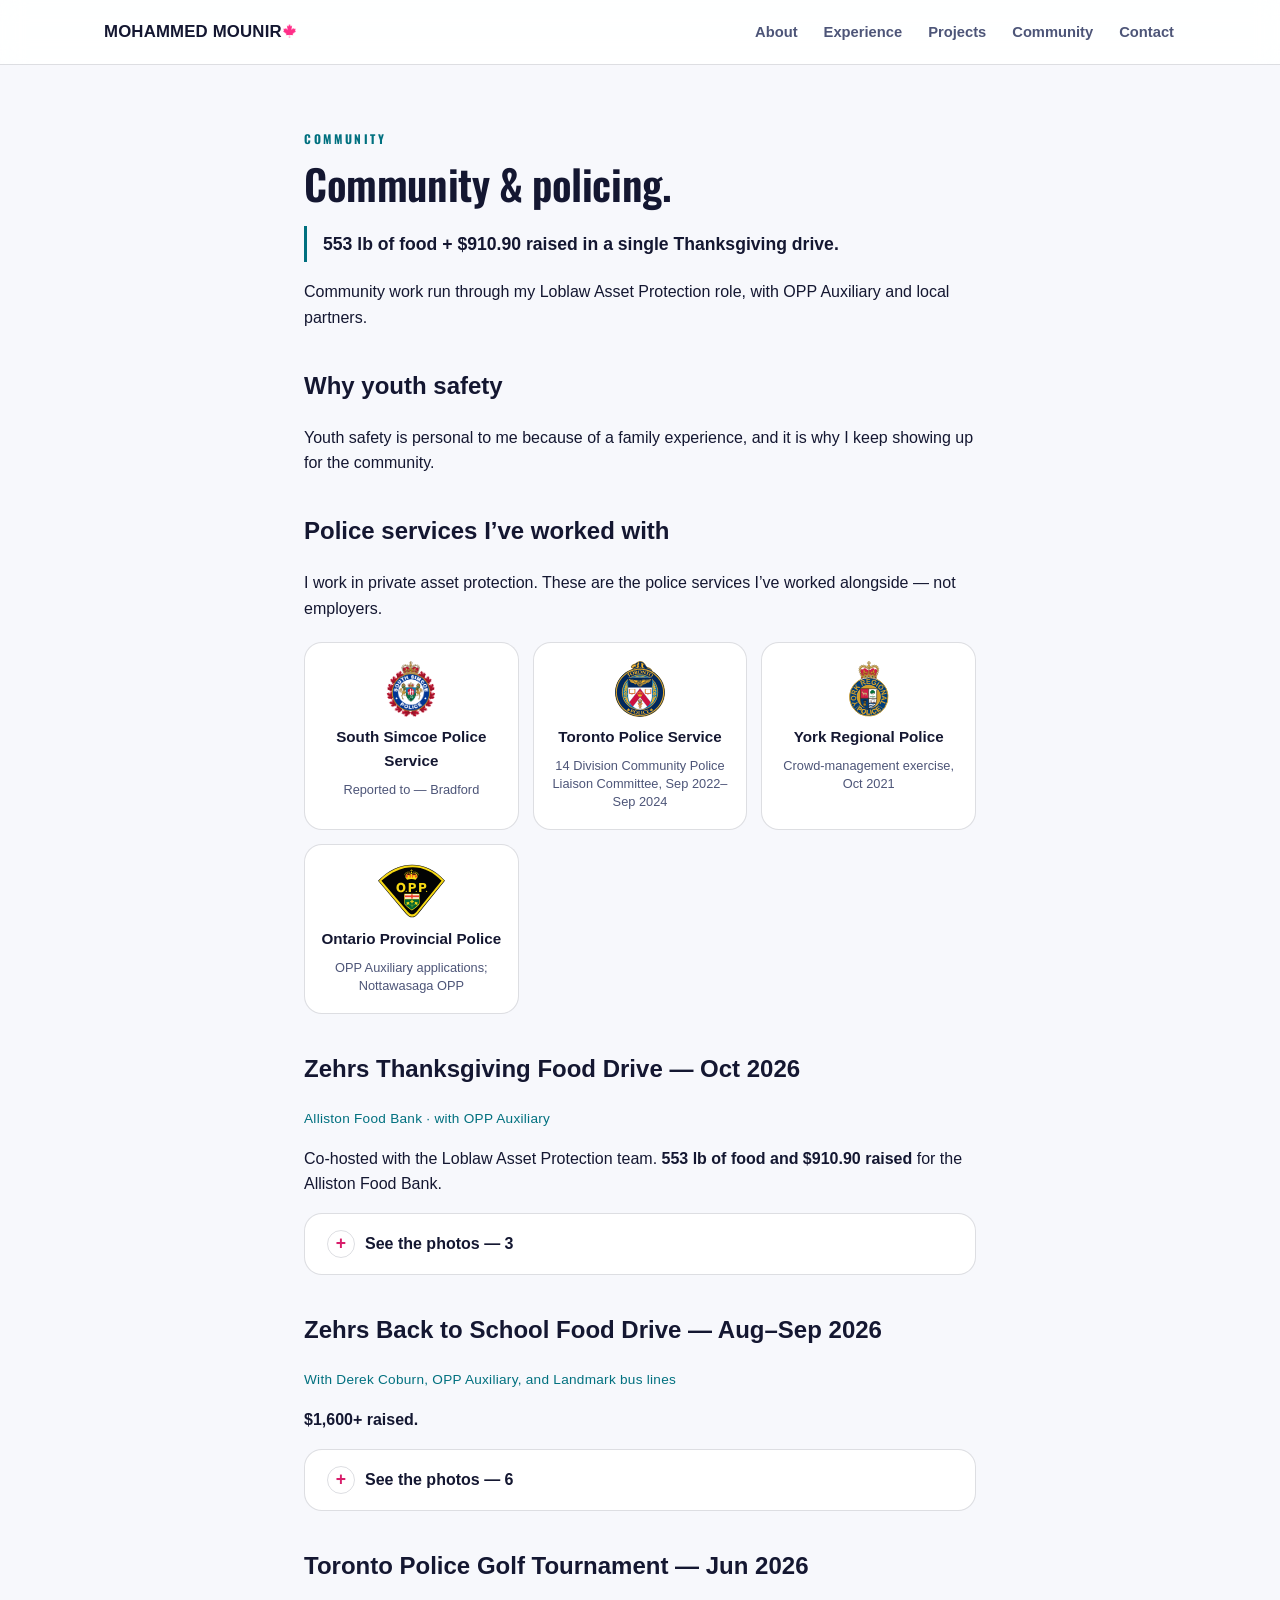
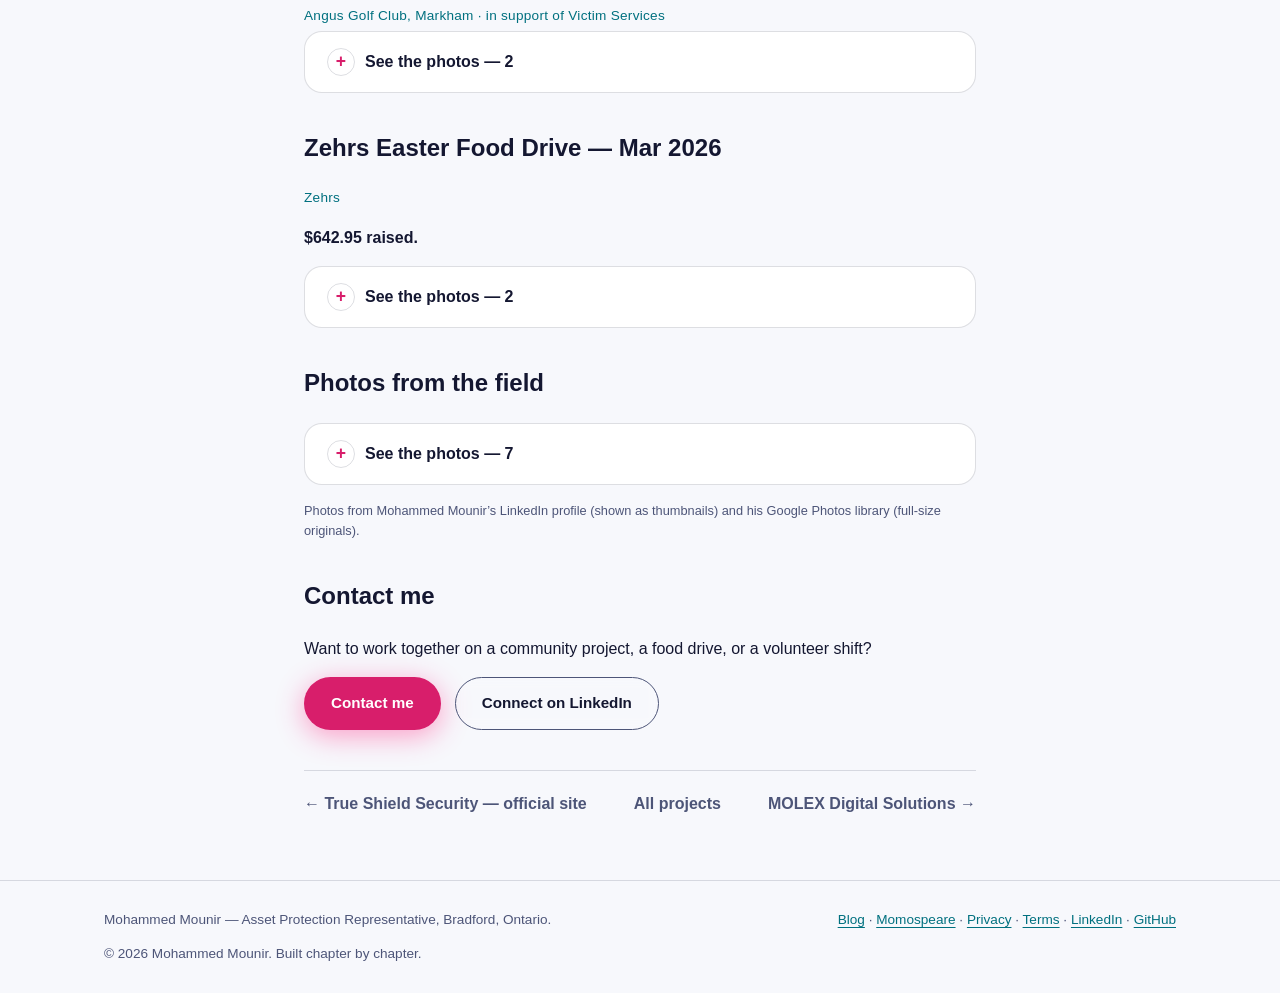
<file: projects/community.html>
<!DOCTYPE html>
<html lang="en">
<head>
<!-- Google Tag Manager -->
<script>(function(w,d,s,l,i){w[l]=w[l]||[];w[l].push({'gtm.start':
new Date().getTime(),event:'gtm.js'});var f=d.getElementsByTagName(s)[0],
j=d.createElement(s),dl=l!='dataLayer'?'&l='+l:'';j.async=true;j.src=
'https://www.googletagmanager.com/gtm.js?id='+i+dl;f.parentNode.insertBefore(j,f);
})(window,document,'script','dataLayer','GTM-M9WRWPDF');</script>
<!-- End Google Tag Manager -->
  <meta charset="UTF-8">
  <meta name="viewport" content="width=device-width, initial-scale=1.0">
    <meta name="theme-color" content="#0d0f1c">
<title>Community &amp; Policing | Mohammed Mounir</title>
  <meta name="description" content="Community &amp; policing: food drives with real numbers, the youth-safety story behind the work, and the police services I've worked with and reported to.">
  <meta name="robots" content="index, follow">
  <link rel="canonical" href="https://mohammedmounir.ca/projects/community.html">
  <meta property="og:type" content="website">
  <meta property="og:title" content="Community &amp; Policing | Mohammed Mounir">
  <meta property="og:description" content="Community &amp; policing: food drives, the youth-safety story, and the police services I've worked with.">
  <meta property="og:locale" content="en_CA">
  <meta property="og:url" content="https://mohammedmounir.ca/projects/community.html">
  <meta property="og:image" content="https://mohammedmounir.ca/assets/og-image.jpg">
  <meta property="og:image:alt" content="Mohammed Mounir — Security experience. Technology in progress.">
  <meta property="og:image:width" content="1200">
  <meta property="og:image:height" content="630">
  <!-- Twitter / X -->
  <meta name="twitter:card" content="summary_large_image">
  <meta name="twitter:image" content="https://mohammedmounir.ca/assets/og-image.jpg">
  <meta name="twitter:image:alt" content="Mohammed Mounir — Security experience. Technology in progress.">
  <meta name="twitter:title" content="Community &amp; Policing | Mohammed Mounir">
  <meta name="twitter:description" content="Community &amp; policing: food drives, the youth-safety story, and the police services I've worked with.">
  <link rel="icon" type="image/svg+xml" href="../assets/favicon.svg">
  <!-- Time-based theme (Toronto time): runs before the stylesheet
       so the first paint is already the right theme. -->
  <script src="../js/theme.js"></script>
  <!-- Display type: Oswald (editorial reskin, slice 1). Variable 500-700. -->
  <link rel="preconnect" href="https://fonts.googleapis.com">
  <link rel="preconnect" href="https://fonts.gstatic.com" crossorigin>
  <link href="https://fonts.googleapis.com/css2?family=Oswald:wght@500..700&display=swap" rel="stylesheet">
  <link rel="stylesheet" href="../css/style.css?v=06d0028">
  <script type="application/ld+json">
  {
    "@context": "https://schema.org",
    "@type": "WebPage",
    "name": "Community & Policing | Mohammed Mounir",
    "url": "https://mohammedmounir.ca/projects/community.html",
    "isPartOf": { "@type": "WebSite", "name": "Mohammed Mounir", "url": "https://mohammedmounir.ca/" },
    "about": { "@type": "Person", "name": "Mohammed Mounir", "url": "https://mohammedmounir.ca/" }
  }
  </script>
</head>
<body>
<!-- Google Tag Manager (noscript) -->
<noscript><iframe src="https://www.googletagmanager.com/ns.html?id=GTM-M9WRWPDF"
height="0" width="0" style="display:none;visibility:hidden"></iframe></noscript>
<!-- End Google Tag Manager (noscript) -->

  <a class="skip-link" href="#main">Skip to content</a>

  <nav class="nav" aria-label="Primary">
    <div class="wrap nav-inner">
      <a class="brand" href="../" data-track="nav|Home|header">MOHAMMED MOUNIR<img class="maple-leaf" src="../assets/maple-leaf.png" width="14" height="15" alt="" aria-hidden="true"></a>
      <ul class="nav-links">
        <li><a href="../portfolio.html#about" data-track="nav|About|header">About</a></li>
        <li><a href="../portfolio.html#journey-app" data-track="nav|Experience|header">Experience</a></li>
        <li><a href="../portfolio.html#projects" data-track="nav|Projects|header">Projects</a></li>
        <li><a href="community.html" aria-current="page" data-track="nav|Community|header">Community</a></li>
        <li><a href="../portfolio.html#contact" data-track="nav|Contact|header">Contact</a></li>
      </ul>
    </div>
  </nav>

  <main id="main" tabindex="-1">
    <section aria-labelledby="community-title">
      <div class="wrap case">
        <p class="section-kicker">Community</p>
        <h1 class="section-title" id="community-title">Community &amp; policing.</h1>
        <p class="result"><strong>553 lb of food + $910.90 raised in a single Thanksgiving drive.</strong></p>
        <p>Community work run through my Loblaw Asset Protection role, with OPP Auxiliary and local partners.</p>

        <h2>Why youth safety</h2>
        <p>Youth safety is personal to me because of a family experience, and it is why I keep showing up for the community.</p>

        <h2>Police services I&rsquo;ve worked with</h2>
        <p>I work in private asset protection. These are the police services I&rsquo;ve worked alongside — not employers.</p>
        <div class="police-strip">
          <div class="police-item">
            <img src="../assets/police/ssps-crest.png" alt="" width="270" height="270" loading="lazy">
            <span class="police-name">South Simcoe Police Service</span>
            <span class="police-role">Reported to &mdash; Bradford</span>
          </div>
          <div class="police-item">
            <img src="../assets/police/tps-seal.svg" alt="" width="200" height="200" loading="lazy">
            <span class="police-name">Toronto Police Service</span>
            <span class="police-role">14 Division Community Police Liaison Committee, Sep 2022&ndash;Sep 2024</span>
          </div>
          <div class="police-item">
            <img src="../assets/police/yrp-logo.svg" alt="" width="110" height="154" loading="lazy">
            <span class="police-name">York Regional Police</span>
            <span class="police-role">Crowd-management exercise, Oct 2021</span>
          </div>
          <div class="police-item">
            <img src="../assets/police/opp-patch.svg" alt="" width="165" height="130" loading="lazy">
            <span class="police-name">Ontario Provincial Police</span>
            <span class="police-role">OPP Auxiliary applications; Nottawasaga OPP</span>
          </div>
        </div>

        <h2 id="volunteering">Zehrs Thanksgiving Food Drive — Oct 2026</h2>
        <p class="role-meta">Alliston Food Bank · with OPP Auxiliary</p>
        <p>Co-hosted with the Loblaw Asset Protection team. <strong>553 lb of food and $910.90 raised</strong> for the Alliston Food Bank.</p>
        <details class="fold fold--photos" data-track="fold|Photos|community">
          <summary>See the photos — 3</summary>
<div class="photo-row">
          <figure class="photo-med">
            <img src="../assets/photos/thanksgiving-collage.jpg" srcset="../assets/photos/derivatives/thanksgiving-collage-320.webp 320w, ../assets/photos/derivatives/thanksgiving-collage-640.webp 640w" sizes="(max-width: 720px) 100vw, 260px" alt="Fall Food Drive collage: OPP SUV, Alliston Food Bank table, and thank-you text" width="1170" height="889" loading="lazy">
            <figcaption>Fall Food Drive collage — OPP SUV, Alliston Food Bank table, and thank-you text. Oct 3, 2026.</figcaption>
          </figure>
          <figure class="photo-med">
            <img src="../assets/photos/thanksgiving-volunteers-table.jpg" srcset="../assets/photos/derivatives/thanksgiving-volunteers-table-320.webp 320w, ../assets/photos/derivatives/thanksgiving-volunteers-table-640.webp 640w" sizes="(max-width: 720px) 100vw, 260px" alt="Volunteers and OPP Auxiliary behind the donation table outside Zehrs, OPP SUV in the foreground" width="1600" height="920" loading="lazy">
            <figcaption>Volunteers and OPP Auxiliary behind the donation table outside Zehrs, OPP SUV in front. Oct 3, 2026.</figcaption>
          </figure>
          <figure class="photo-med">
            <img src="../assets/photos/thanksgiving-table-setup.jpg" srcset="../assets/photos/derivatives/thanksgiving-table-setup-320.webp 320w, ../assets/photos/derivatives/thanksgiving-table-setup-640.webp 640w" sizes="(max-width: 720px) 100vw, 260px" alt="Donation table with the Alliston Food Bank banner, Tap Give Nourish sign, donation box, and food donations" width="1600" height="1205" loading="lazy">
            <figcaption>Donation table with the Alliston Food Bank banner, &ldquo;Tap Give Nourish&rdquo; sign, and food donations. Oct 3, 2026.</figcaption>
          </figure>
        </div>
        </details>

        <h2>Zehrs Back to School Food Drive — Aug–Sep 2026</h2>
        <p class="role-meta">With Derek Coburn, OPP Auxiliary, and Landmark bus lines</p>
        <p><strong>$1,600+ raised.</strong></p>
        <details class="fold fold--photos" data-track="fold|Photos|community">
          <summary>See the photos — 6</summary>
<div class="photo-row">
          <figure class="photo-med">
            <img src="../assets/photos/backtoschool-group-opp.jpg" srcset="../assets/photos/derivatives/backtoschool-group-opp-320.webp 320w, ../assets/photos/derivatives/backtoschool-group-opp-640.webp 640w" sizes="(max-width: 720px) 100vw, 260px" alt="Six people behind the Alliston Food Bank table outside Zehrs: OPP officers and volunteers, with carts of paper bags" width="1020" height="765" loading="lazy">
            <figcaption>Six people behind the Alliston Food Bank table outside Zehrs — OPP and volunteers, with carts of paper bags. Aug 22, 2026.</figcaption>
          </figure>
          <figure class="photo-med">
            <img src="../assets/photos/backtoschool-group-cart.jpg" srcset="../assets/photos/derivatives/backtoschool-group-cart-320.webp 320w, ../assets/photos/derivatives/backtoschool-group-cart-640.webp 640w" sizes="(max-width: 720px) 100vw, 260px" alt="Volunteers and OPP members behind the Food Bank table outside Zehrs, with a man in a shopping cart holding a box" width="1600" height="1200" loading="lazy">
            <figcaption>Volunteers and OPP members behind the Food Bank table, with a man in a shopping cart holding a box. Aug 22, 2026.</figcaption>
          </figure>
          <figure class="photo-med">
            <img src="../assets/photos/backtoschool-school-bus.jpg" srcset="../assets/photos/derivatives/backtoschool-school-bus-320.webp 320w, ../assets/photos/derivatives/backtoschool-school-bus-640.webp 640w" sizes="(max-width: 720px) 100vw, 260px" alt="Yellow school bus with a Thank You Alliston Food Bank banner in front of Zehrs Markets" width="1600" height="900" loading="lazy">
            <figcaption>Yellow school bus with a &ldquo;Thank You Alliston Food Bank&rdquo; banner in front of Zehrs. Aug 22, 2026.</figcaption>
          </figure>
          <figure class="photo-med">
            <img src="../assets/photos/backtoschool-exterior-suv.jpg" srcset="../assets/photos/derivatives/backtoschool-exterior-suv-320.webp 320w, ../assets/photos/derivatives/backtoschool-exterior-suv-640.webp 640w" sizes="(max-width: 720px) 100vw, 260px" alt="Wide shot of the Zehrs storefront, donation table with three people, and a black police SUV approaching" width="1600" height="900" loading="lazy">
            <figcaption>Zehrs storefront with the donation table and a black police SUV approaching. Aug 22, 2026.</figcaption>
          </figure>
          <figure class="photo-med">
            <img src="../assets/photos/backtoschool-table-setup.jpg" srcset="../assets/photos/derivatives/backtoschool-table-setup-320.webp 320w, ../assets/photos/derivatives/backtoschool-table-setup-640.webp 640w" sizes="(max-width: 720px) 100vw, 260px" alt="Alliston Food Bank table set up outside Zehrs, with a shopping cart alongside it" width="1600" height="900" loading="lazy">
            <figcaption>Alliston Food Bank table set up outside Zehrs, with a shopping cart alongside. Aug 22, 2026.</figcaption>
          </figure>
          <figure class="photo-med">
            <img src="../assets/photos/backtoschool-poster.jpg" srcset="../assets/photos/derivatives/backtoschool-poster-320.webp 320w, ../assets/photos/derivatives/backtoschool-poster-640.webp 640w" sizes="(max-width: 720px) 100vw, 260px" alt="Three volunteers holding a Back to School Food Drive poster inside Zehrs, in front of shelves of paper food bags" width="1600" height="2844" loading="lazy">
            <figcaption>Three volunteers holding the &ldquo;Back to School Food Drive&rdquo; poster inside Zehrs. Aug 21, 2026.</figcaption>
          </figure>
        </div>
        </details>

        <h2>Toronto Police Golf Tournament — Jun 2026</h2>
        <p class="role-meta">Angus Golf Club, Markham · in support of Victim Services</p>
        <details class="fold fold--photos" data-track="fold|Photos|community">
          <summary>See the photos — 2</summary>
<div class="photo-row">
          <figure class="photo-med">
            <img src="../assets/photos/golf-fairway.jpg" srcset="../assets/photos/derivatives/golf-fairway-320.webp 320w, ../assets/photos/derivatives/golf-fairway-640.webp 640w" sizes="(max-width: 720px) 100vw, 260px" alt="Mohammed in a light blue polo on a golf-course fairway, holding a paper, with a small sign on the grass behind him" width="1600" height="2844" loading="lazy">
            <figcaption>On the fairway in a light blue polo, holding a paper. Jun 11, 2026.</figcaption>
          </figure>
          <figure class="photo-med">
            <img src="../assets/photos/golf-carts-bags.jpg" srcset="../assets/photos/derivatives/golf-carts-bags-320.webp 320w, ../assets/photos/derivatives/golf-carts-bags-640.webp 640w" sizes="(max-width: 720px) 100vw, 260px" alt="Mohammed in a white polo and khaki trousers, arms crossed, beside a golf cart and black golf gift bags, with a colleague in the foreground" width="1600" height="900" loading="lazy">
            <figcaption>Beside a golf cart and black golf gift bags, with a colleague in the foreground. Jun 11, 2026.</figcaption>
          </figure>
        </div>
        </details>

        <h2>Zehrs Easter Food Drive — Mar 2026</h2>
        <p class="role-meta">Zehrs</p>
        <p><strong>$642.95 raised.</strong></p>
        <details class="fold fold--photos" data-track="fold|Photos|community">
          <summary>See the photos — 2</summary>
<div class="photo-row">
          <figure class="photo-med">
            <img src="../assets/photos/easter-table.jpg" srcset="../assets/photos/derivatives/easter-table-320.webp 320w, ../assets/photos/derivatives/easter-table-640.webp 640w" sizes="(max-width: 720px) 100vw, 260px" alt="Mohammed in a black jacket and beanie and a colleague behind an Alliston Food Bank table at the Zehrs entrance, stacks of bags behind" width="1600" height="2844" loading="lazy">
            <figcaption>Behind an Alliston Food Bank table at the Zehrs entrance, with a colleague. Mar 28, 2026.</figcaption>
          </figure>
          <figure class="photo-med">
            <img src="../assets/photos/easter-officer-suv.jpg" srcset="../assets/photos/derivatives/easter-officer-suv-320.webp 320w, ../assets/photos/derivatives/easter-officer-suv-640.webp 640w" sizes="(max-width: 720px) 100vw, 260px" alt="Mohammed and one uniformed OPP officer beside a black-and-white OPP SUV in the Zehrs car park" width="1600" height="2844" loading="lazy">
            <figcaption>With a uniformed OPP officer beside a black-and-white OPP SUV in the Zehrs car park. Mar 28, 2026.</figcaption>
          </figure>
        </div>
        </details>

        <h2>Photos from the field</h2>
        <details class="fold fold--photos" data-track="fold|Photos|community">
          <summary>See the photos — 7</summary>
<div class="photo-row">
          <figure class="photo-thumb">
            <img src="../assets/linkedin/tree-planter-group.jpg" alt="Four volunteers among trees at a park, Mohammed in a green cap in front, one colleague holding a shovel" width="160" height="90" loading="lazy">
            <figcaption>Blue Chip CARE tree planting, Sid Manser Park — Sep 2026.</figcaption>
          </figure>
          <figure class="photo-thumb">
            <img src="../assets/linkedin/open-house-14div-booth.jpg" alt="ASP crosswalk-safety booth under a red pop-up tent at the Toronto Police 14 Division Open House" width="160" height="90" loading="lazy">
            <figcaption>ASP crosswalk-safety booth, Toronto Police 14 Division Open House, 2024.</figcaption>
          </figure>
          <figure class="photo-thumb">
            <img src="../assets/linkedin/open-house-collage.jpg" alt="Collage from the Toronto Police 14 Division Open House, including the event banner for Saturday, Sept. 17, 2022" width="160" height="160" loading="lazy">
            <figcaption>14 Division Open House collage — Sat, Sept. 17, 2022, 350 Dovercourt Rd.</figcaption>
          </figure>
          <figure class="photo-thumb">
            <img src="../assets/linkedin/etobicoke-simulation.jpg" alt="Person in a high-visibility orange vest and helmet walking in front of a GO train in smoke" width="160" height="84" loading="lazy">
            <figcaption>Mass-casualty simulation at Union Station, Toronto (Metrolinx volunteering).</figcaption>
          </figure>
          <figure class="photo-thumb">
            <img src="../assets/linkedin/crossing-guard-appreciation.jpg" alt="Graphic of three crossing guards headlined Happy School Crossing Guard Appreciation Day" width="160" height="160" loading="lazy">
            <figcaption>School Crossing Guard Appreciation Day graphic (ASP post).</figcaption>
          </figure>
          <figure class="photo-med">
            <img src="../assets/photos/treeplanter-shovels.jpg" srcset="../assets/photos/derivatives/treeplanter-shovels-320.webp 320w, ../assets/photos/derivatives/treeplanter-shovels-640.webp 640w" sizes="(max-width: 720px) 100vw, 260px" alt="Man in a green cap and woman in a red polo holding shovels beside a newly planted shrub, others planting in the background, Sid Manser Park" width="1600" height="2844" loading="lazy">
            <figcaption>Volunteers with shovels beside a newly planted shrub — Sid Manser Park, Sep 15, 2026.</figcaption>
          </figure>
          <figure class="photo-med">
            <img src="../assets/photos/openhouse-asp-booth.jpg" srcset="../assets/photos/derivatives/openhouse-asp-booth-320.webp 320w, ../assets/photos/derivatives/openhouse-asp-booth-640.webp 640w" sizes="(max-width: 720px) 100vw, 260px" alt="ASP Security Services booth under a red tent with its banner, mounted Toronto Police officers on horseback beside the booth, children at the table" width="1600" height="900" loading="lazy">
            <figcaption>ASP booth under a red tent — mounted Toronto Police officers on horseback beside it, 14 Division Open House, Sep 14, 2024.</figcaption>
          </figure>
        </div>
        </details>
        <p class="photo-credit">Photos from Mohammed Mounir&rsquo;s LinkedIn profile (shown as thumbnails) and his Google Photos library (full-size originals).</p>

        <h2>Contact me</h2>
        <p>Want to work together on a community project, a food drive, or a volunteer shift?</p>
        <div class="cta-row">
          <a class="btn btn-primary" href="mailto:business@mohammedmounir.ca?subject=Community%20project">Contact me</a>
          <a class="btn btn-ghost" href="https://www.linkedin.com/in/mohammed-mounir-10587621b/" target="_blank" rel="noopener noreferrer">Connect on LinkedIn<span class="visually-hidden"> (opens in new tab)</span></a>
        </div>

        <nav class="pager" aria-label="More projects">
          <a href="true-shield.html" aria-label="Previous project: True Shield Security — official site" data-track="pager|Previous: True Shield Security — official site|projects">← True Shield Security — official site</a>
          <a href="../portfolio.html#projects" data-track="pager|All projects|projects">All projects</a>
          <a href="molex.html" aria-label="Next project: MOLEX Digital Solutions" data-track="pager|Next: MOLEX Digital Solutions|projects">MOLEX Digital Solutions →</a>
        </nav>
      </div>
    </section>
  </main>

  <footer>
    <div class="wrap">
      <span>Mohammed Mounir — Asset Protection Representative, Bradford, Ontario.</span>
      <span><a href="../blog.html" data-track="footer|Blog|footer">Blog</a> · <a href="../momospeare.html" data-track="footer|Momospeare|footer">Momospeare</a> · <a href="../privacy.html" data-track="footer|Privacy|footer">Privacy</a> · <a href="../terms.html" data-track="footer|Terms|footer">Terms</a> · <a href="https://www.linkedin.com/in/mohammed-mounir-10587621b/" target="_blank" rel="noopener noreferrer" data-track="footer|LinkedIn|footer">LinkedIn<span class="visually-hidden"> (opens in new tab)</span></a> · <a href="https://github.com/Momospeare/Mohammed-mounir" target="_blank" rel="noopener noreferrer" data-track="footer|GitHub|footer">GitHub<span class="visually-hidden"> (opens in new tab)</span></a></span>
      <span>© <span id="year">2026</span> Mohammed Mounir. Built chapter by chapter.</span>
    </div>
  </footer>
  <script>document.getElementById('year').textContent = new Date().getFullYear();</script>
</body>
</html>
</file>
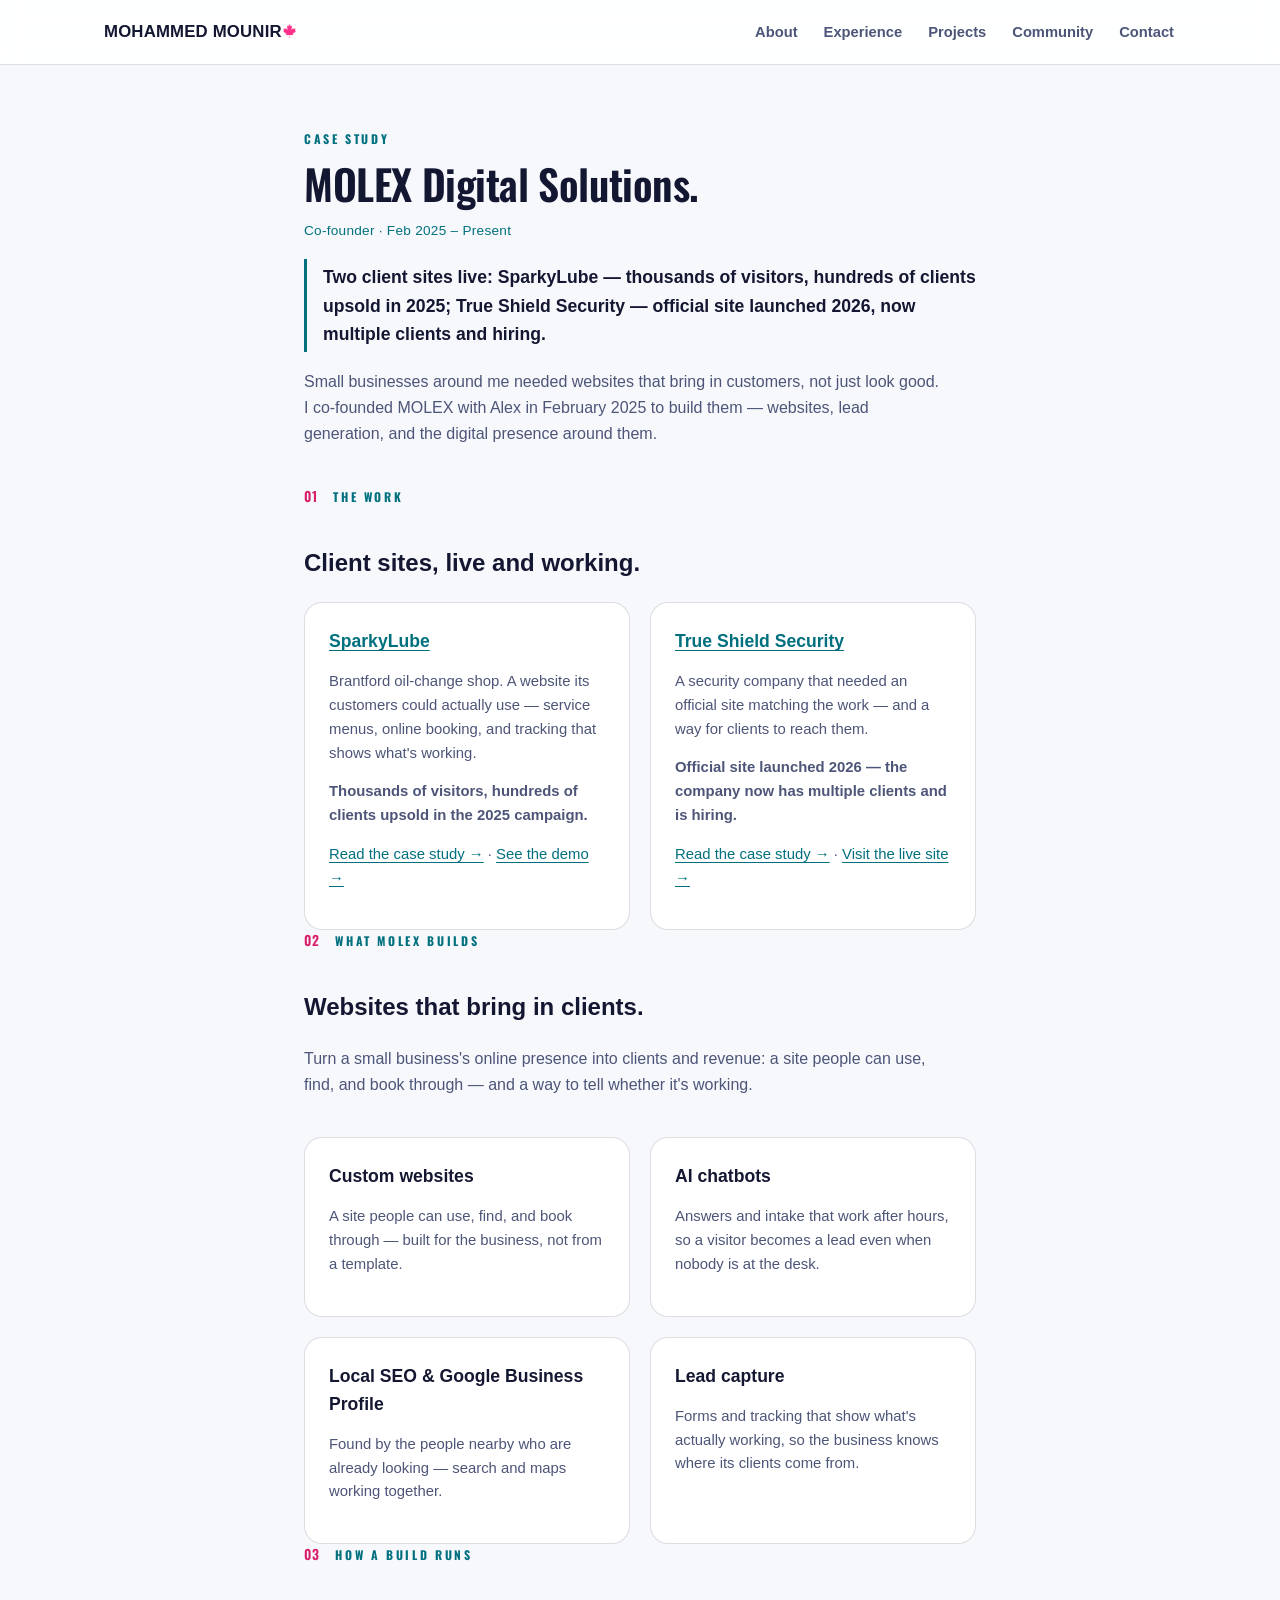
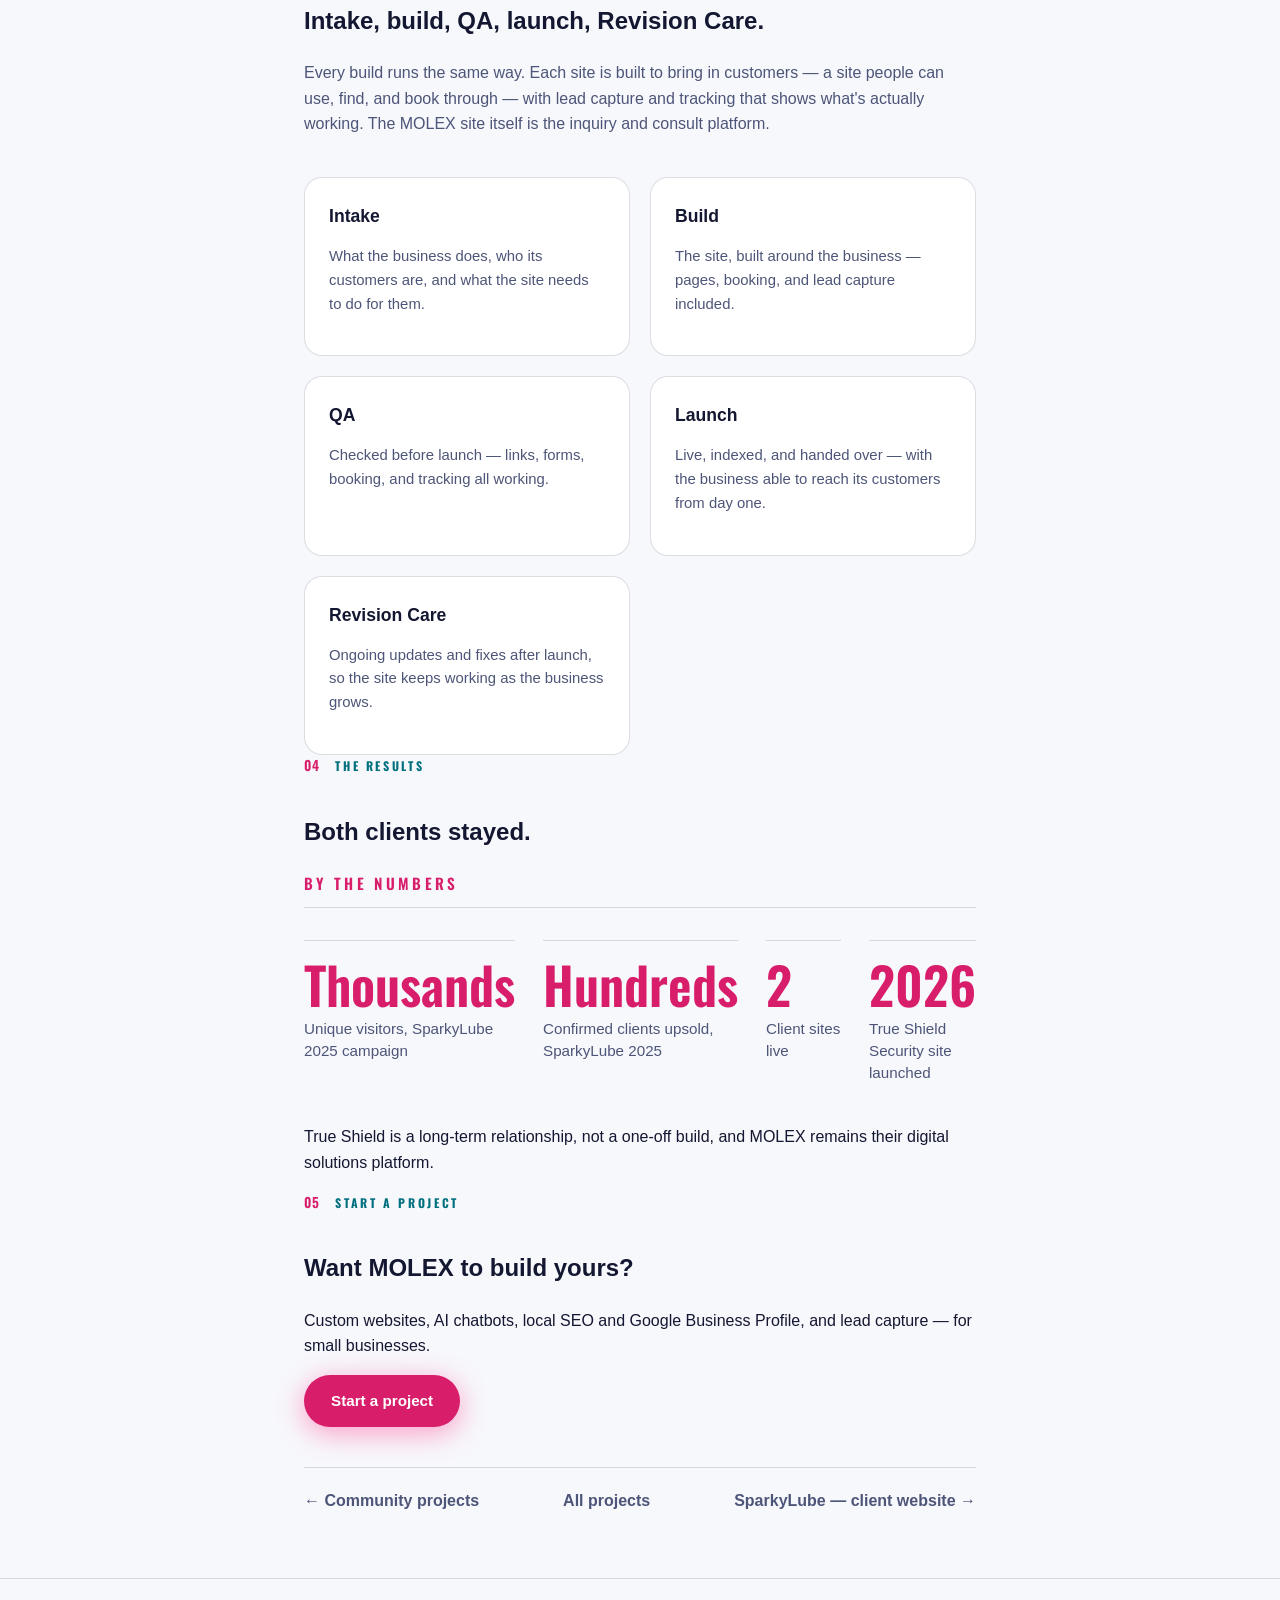
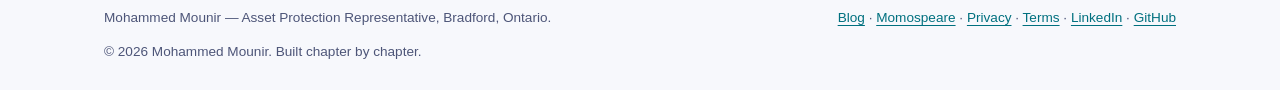
<file: projects/molex.html>
<!DOCTYPE html>
<html lang="en">
<head>
<!-- Google Tag Manager -->
<script>(function(w,d,s,l,i){w[l]=w[l]||[];w[l].push({'gtm.start':
new Date().getTime(),event:'gtm.js'});var f=d.getElementsByTagName(s)[0],
j=d.createElement(s),dl=l!='dataLayer'?'&l='+l:'';j.async=true;j.src=
'https://www.googletagmanager.com/gtm.js?id='+i+dl;f.parentNode.insertBefore(j,f);
})(window,document,'script','dataLayer','GTM-M9WRWPDF');</script>
<!-- End Google Tag Manager -->
  <meta charset="UTF-8">
  <meta name="viewport" content="width=device-width, initial-scale=1.0">
    <meta name="theme-color" content="#0d0f1c">
<title>MOLEX Digital Solutions — Case Study | Mohammed Mounir</title>
  <meta name="description" content="MOLEX builds websites and digital solutions for small businesses. Client sites live: SparkyLube (thousands of visitors, hundreds of clients upsold) and True Shield Security.">
  <meta name="robots" content="index, follow">
  <link rel="canonical" href="https://mohammedmounir.ca/projects/molex.html">
  <meta property="og:type" content="website">
  <meta property="og:title" content="MOLEX Digital Solutions — Case Study | Mohammed Mounir">
  <meta property="og:description" content="Websites and digital solutions for small businesses — built to bring in clients. SparkyLube: thousands of visitors, hundreds of clients upsold. True Shield: launched 2026, now hiring.">
  <meta property="og:locale" content="en_CA">
  <meta property="og:url" content="https://mohammedmounir.ca/projects/molex.html">
  <meta property="og:image" content="https://mohammedmounir.ca/assets/og-image.jpg">
  <meta property="og:image:alt" content="Mohammed Mounir — Security experience. Technology in progress.">
  <meta property="og:image:width" content="1200">
  <meta property="og:image:height" content="630">
  <!-- Twitter / X -->
  <meta name="twitter:card" content="summary_large_image">
  <meta name="twitter:image" content="https://mohammedmounir.ca/assets/og-image.jpg">
  <meta name="twitter:image:alt" content="Mohammed Mounir — Security experience. Technology in progress.">
  <meta name="twitter:title" content="MOLEX Digital Solutions — Case Study | Mohammed Mounir">
  <meta name="twitter:description" content="Websites and digital solutions for small businesses — built to bring in clients. SparkyLube: thousands of visitors, hundreds of clients upsold. True Shield: launched 2026, now hiring.">
  <link rel="icon" type="image/svg+xml" href="../assets/favicon.svg">
  <!-- Time-based theme (Toronto time): runs before the stylesheet
       so the first paint is already the right theme. -->
  <script src="../js/theme.js"></script>
  <!-- Display type: Oswald (editorial reskin, slice 1). Variable 500-700. -->
  <link rel="preconnect" href="https://fonts.googleapis.com">
  <link rel="preconnect" href="https://fonts.gstatic.com" crossorigin>
  <link href="https://fonts.googleapis.com/css2?family=Oswald:wght@500..700&display=swap" rel="stylesheet">
  <link rel="stylesheet" href="../css/style.css?v=06d0028">
  <script type="application/ld+json">
  {
    "@context": "https://schema.org",
    "@type": "WebPage",
    "name": "MOLEX Digital Solutions — Case Study | Mohammed Mounir",
    "url": "https://mohammedmounir.ca/projects/molex.html",
    "isPartOf": { "@type": "WebSite", "name": "Mohammed Mounir", "url": "https://mohammedmounir.ca/" },
    "about": { "@type": "Person", "name": "Mohammed Mounir", "url": "https://mohammedmounir.ca/" }
  }
  </script>
</head>
<body>
<!-- Google Tag Manager (noscript) -->
<noscript><iframe src="https://www.googletagmanager.com/ns.html?id=GTM-M9WRWPDF"
height="0" width="0" style="display:none;visibility:hidden"></iframe></noscript>
<!-- End Google Tag Manager (noscript) -->

  <a class="skip-link" href="#main">Skip to content</a>

  <nav class="nav" aria-label="Primary">
    <div class="wrap nav-inner">
      <a class="brand" href="../" data-track="nav|Home|header">MOHAMMED MOUNIR<img class="maple-leaf" src="../assets/maple-leaf.png" width="14" height="15" alt="" aria-hidden="true"></a>
      <ul class="nav-links">
        <li><a href="../portfolio.html#about" data-track="nav|About|header">About</a></li>
        <li><a href="../portfolio.html#journey-app" data-track="nav|Experience|header">Experience</a></li>
        <li><a href="../portfolio.html#projects" aria-current="page" data-track="nav|Projects|header">Projects</a></li>
        <li><a href="community.html" data-track="nav|Community|header">Community</a></li>
        <li><a href="../portfolio.html#contact" data-track="nav|Contact|header">Contact</a></li>
      </ul>
    </div>
  </nav>

  <main id="main" tabindex="-1">
    <section aria-labelledby="molex-title">
      <div class="wrap case">
        <p class="section-kicker">Case study</p>
        <h1 class="section-title" id="molex-title">MOLEX Digital Solutions.</h1>
        <p class="role-meta">Co-founder · Feb 2025 – Present</p>
        <p class="result"><strong>Two client sites live: SparkyLube — thousands of visitors, hundreds of clients upsold in 2025; True Shield Security — official site launched 2026, now multiple clients and hiring.</strong></p>
        <p class="section-sub">Small businesses around me needed websites that bring in customers, not just look good. I co-founded MOLEX with Alex in February 2025 to build them — websites, lead generation, and the digital presence around them.</p>

        <p class="section-kicker"><span class="section-num" aria-hidden="true">01</span> The work</p>
        <h2>Client sites, live and working.</h2>
        <div class="info-grid">
          <article class="info-card">
            <h3><a href="sparkylube-case-study.html" data-track="content|SparkyLube case study|molex">SparkyLube</a></h3>
            <p>Brantford oil-change shop. A website its customers could actually use — service menus, online booking, and tracking that shows what's working.</p>
            <p><strong>Thousands of visitors, hundreds of clients upsold in the 2025 campaign.</strong></p>
            <p><a href="sparkylube-case-study.html" data-track="content|SparkyLube case study|molex">Read the case study →</a> · <a href="../sparkylube.html" data-track="content|SparkyLube demo|molex">See the demo →</a></p>
          </article>
          <article class="info-card">
            <h3><a href="true-shield.html" data-track="content|True Shield case study|molex">True Shield Security</a></h3>
            <p>A security company that needed an official site matching the work — and a way for clients to reach them.</p>
            <p><strong>Official site launched 2026 — the company now has multiple clients and is hiring.</strong></p>
            <p><a href="true-shield.html" data-track="content|True Shield case study|molex">Read the case study →</a> · <a href="https://trueshieldsecurity.ca" target="_blank" rel="noopener noreferrer" data-track="content|True Shield live site|molex">Visit the live site<span class="visually-hidden"> (opens in new tab)</span> →</a></p>
          </article>
        </div>

        <p class="section-kicker"><span class="section-num" aria-hidden="true">02</span> What MOLEX builds</p>
        <h2>Websites that bring in clients.</h2>
        <p class="section-sub">Turn a small business's online presence into clients and revenue: a site people can use, find, and book through — and a way to tell whether it's working.</p>
        <div class="info-grid">
          <div class="info-card">
            <h3>Custom websites</h3>
            <p>A site people can use, find, and book through — built for the business, not from a template.</p>
          </div>
          <div class="info-card">
            <h3>AI chatbots</h3>
            <p>Answers and intake that work after hours, so a visitor becomes a lead even when nobody is at the desk.</p>
          </div>
          <div class="info-card">
            <h3>Local SEO &amp; Google Business Profile</h3>
            <p>Found by the people nearby who are already looking — search and maps working together.</p>
          </div>
          <div class="info-card">
            <h3>Lead capture</h3>
            <p>Forms and tracking that show what's actually working, so the business knows where its clients come from.</p>
          </div>
        </div>

        <p class="section-kicker"><span class="section-num" aria-hidden="true">03</span> How a build runs</p>
        <h2>Intake, build, QA, launch, Revision Care.</h2>
        <p class="section-sub">Every build runs the same way. Each site is built to bring in customers — a site people can use, find, and book through — with lead capture and tracking that shows what's actually working. The MOLEX site itself is the inquiry and consult platform.</p>
        <div class="info-grid">
          <div class="info-card">
            <h3>Intake</h3>
            <p>What the business does, who its customers are, and what the site needs to do for them.</p>
          </div>
          <div class="info-card">
            <h3>Build</h3>
            <p>The site, built around the business — pages, booking, and lead capture included.</p>
          </div>
          <div class="info-card">
            <h3>QA</h3>
            <p>Checked before launch — links, forms, booking, and tracking all working.</p>
          </div>
          <div class="info-card">
            <h3>Launch</h3>
            <p>Live, indexed, and handed over — with the business able to reach its customers from day one.</p>
          </div>
          <div class="info-card">
            <h3>Revision Care</h3>
            <p>Ongoing updates and fixes after launch, so the site keeps working as the business grows.</p>
          </div>
        </div>

        <p class="section-kicker"><span class="section-num" aria-hidden="true">04</span> The results</p>
        <h2>Both clients stayed.</h2>
        <div class="j-stats" role="list" aria-label="By the numbers">
          <p class="j-stats-label">By the numbers</p>
          <div class="j-stat" role="listitem">
            <p class="stat-num">Thousands</p>
            <p class="stat-label">Unique visitors, SparkyLube 2025 campaign</p>
          </div>
          <div class="j-stat" role="listitem">
            <p class="stat-num">Hundreds</p>
            <p class="stat-label">Confirmed clients upsold, SparkyLube 2025</p>
          </div>
          <div class="j-stat" role="listitem">
            <p class="stat-num">2</p>
            <p class="stat-label">Client sites live</p>
          </div>
          <div class="j-stat" role="listitem">
            <p class="stat-num">2026</p>
            <p class="stat-label">True Shield Security site launched</p>
          </div>
        </div>
        <p>True Shield is a long-term relationship, not a one-off build, and MOLEX remains their digital solutions platform.</p>

        <p class="section-kicker"><span class="section-num" aria-hidden="true">05</span> Start a project</p>
        <h2>Want MOLEX to build yours?</h2>
        <p>Custom websites, AI chatbots, local SEO and Google Business Profile, and lead capture — for small businesses.</p>
        <div class="cta-row">
          <a class="btn btn-primary" href="mailto:business@mohammedmounir.ca?subject=MOLEX%20project">Start a project</a>
        </div>

        <nav class="pager" aria-label="More projects">
          <a href="community.html" aria-label="Previous project: Community projects" data-track="pager|Previous: Community projects|projects">← Community projects</a>
          <a href="../portfolio.html#projects" data-track="pager|All projects|projects">All projects</a>
          <a href="sparkylube-case-study.html" aria-label="Next project: SparkyLube — client website" data-track="pager|Next: SparkyLube — client website|projects">SparkyLube — client website →</a>
        </nav>
      </div>
    </section>
  </main>

  <footer>
    <div class="wrap">
      <span>Mohammed Mounir — Asset Protection Representative, Bradford, Ontario.</span>
      <span><a href="../blog.html" data-track="footer|Blog|footer">Blog</a> · <a href="../momospeare.html" data-track="footer|Momospeare|footer">Momospeare</a> · <a href="../privacy.html" data-track="footer|Privacy|footer">Privacy</a> · <a href="../terms.html" data-track="footer|Terms|footer">Terms</a> · <a href="https://www.linkedin.com/in/mohammed-mounir-10587621b/" target="_blank" rel="noopener noreferrer" data-track="footer|LinkedIn|footer">LinkedIn<span class="visually-hidden"> (opens in new tab)</span></a> · <a href="https://github.com/Momospeare/Mohammed-mounir" target="_blank" rel="noopener noreferrer" data-track="footer|GitHub|footer">GitHub<span class="visually-hidden"> (opens in new tab)</span></a></span>
      <span>© <span id="year">2026</span> Mohammed Mounir. Built chapter by chapter.</span>
    </div>
  </footer>
  <script>document.getElementById('year').textContent = new Date().getFullYear();</script>
</body>
</html>
</file>
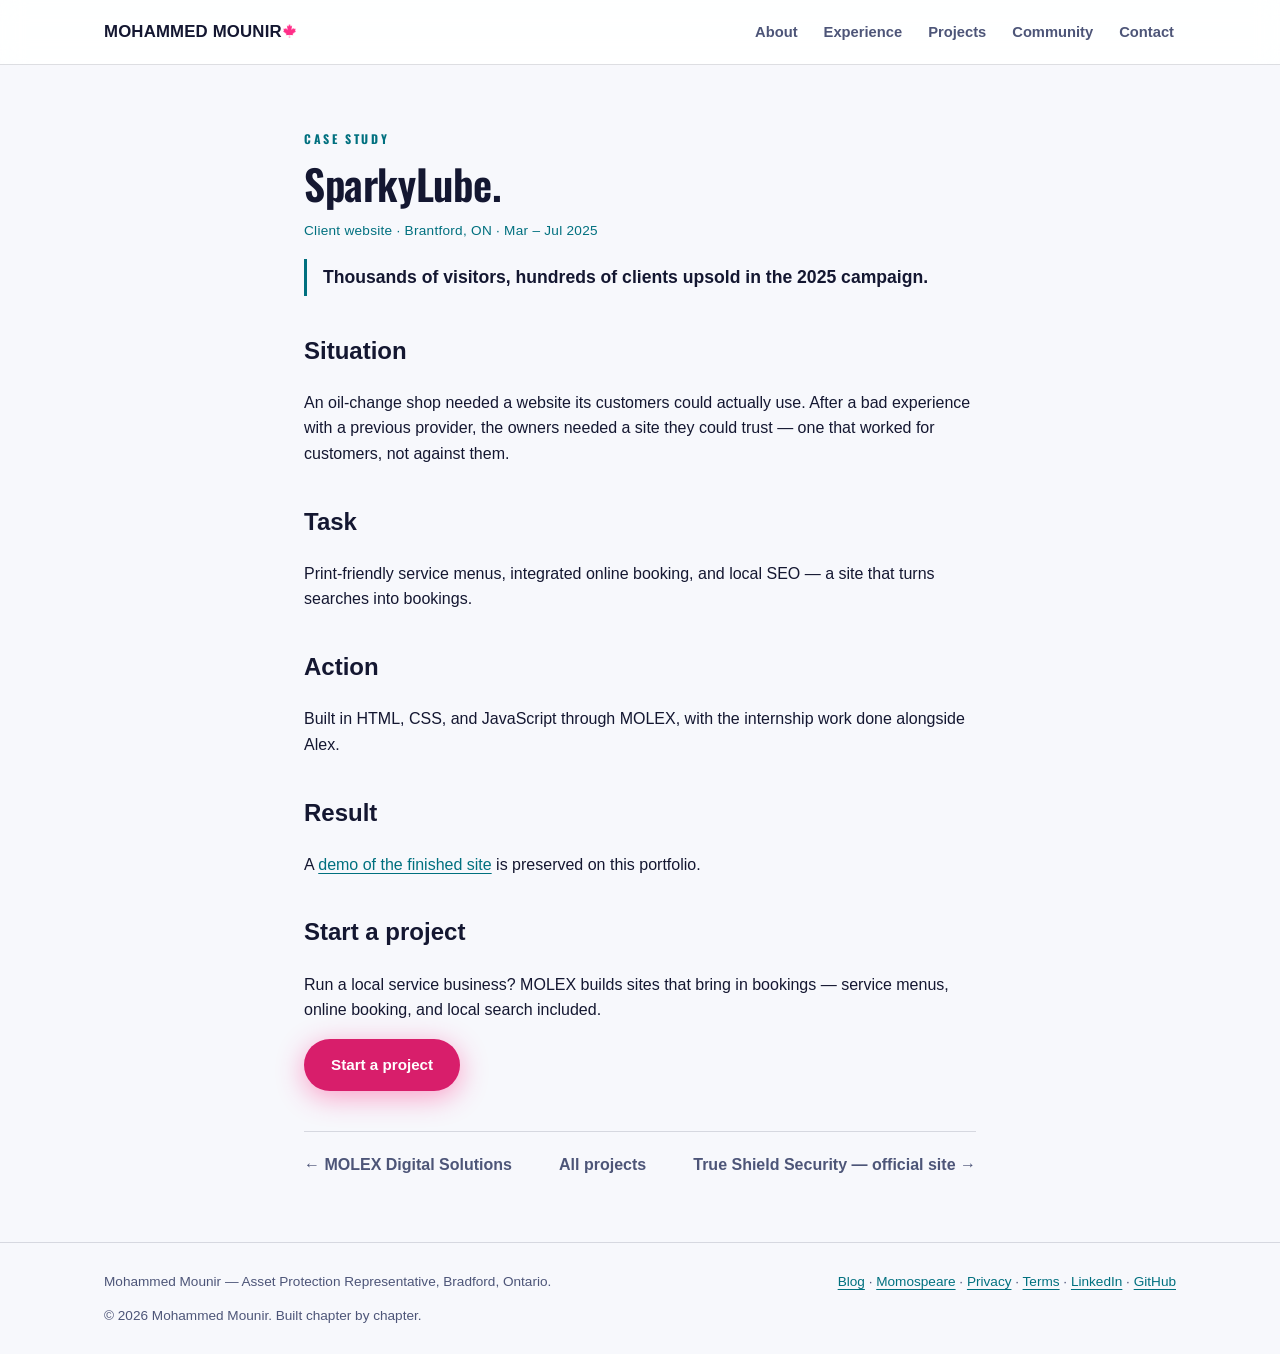
<file: projects/sparkylube-case-study.html>
<!DOCTYPE html>
<html lang="en">
<head>
<!-- Google Tag Manager -->
<script>(function(w,d,s,l,i){w[l]=w[l]||[];w[l].push({'gtm.start':
new Date().getTime(),event:'gtm.js'});var f=d.getElementsByTagName(s)[0],
j=d.createElement(s),dl=l!='dataLayer'?'&l='+l:'';j.async=true;j.src=
'https://www.googletagmanager.com/gtm.js?id='+i+dl;f.parentNode.insertBefore(j,f);
})(window,document,'script','dataLayer','GTM-M9WRWPDF');</script>
<!-- End Google Tag Manager -->
  <meta charset="UTF-8">
  <meta name="viewport" content="width=device-width, initial-scale=1.0">
    <meta name="theme-color" content="#0d0f1c">
<title>SparkyLube — Case Study | Mohammed Mounir</title>
  <meta name="description" content="How MOLEX built SparkyLube's website — the process and the results: thousands of visitors and hundreds of clients upsold in the 2025 campaign.">
  <meta name="robots" content="index, follow">
  <link rel="canonical" href="https://mohammedmounir.ca/projects/sparkylube-case-study.html">
  <meta property="og:type" content="website">
  <meta property="og:title" content="SparkyLube — Case Study | Mohammed Mounir">
  <meta property="og:description" content="A website an oil-change shop's customers could actually use. thousands of visitors, hundreds of clients upsold in 2025.">
  <meta property="og:locale" content="en_CA">
  <meta property="og:url" content="https://mohammedmounir.ca/projects/sparkylube-case-study.html">
  <meta property="og:image" content="https://mohammedmounir.ca/assets/og-image.jpg">
  <meta property="og:image:alt" content="Mohammed Mounir — Security experience. Technology in progress.">
  <meta property="og:image:width" content="1200">
  <meta property="og:image:height" content="630">
  <!-- Twitter / X -->
  <meta name="twitter:card" content="summary_large_image">
  <meta name="twitter:image" content="https://mohammedmounir.ca/assets/og-image.jpg">
  <meta name="twitter:image:alt" content="Mohammed Mounir — Security experience. Technology in progress.">
  <meta name="twitter:title" content="SparkyLube — Case Study | Mohammed Mounir">
  <meta name="twitter:description" content="A website an oil-change shop's customers could actually use. thousands of visitors, hundreds of clients upsold in 2025.">
  <link rel="icon" type="image/svg+xml" href="../assets/favicon.svg">
  <!-- Time-based theme (Toronto time): runs before the stylesheet
       so the first paint is already the right theme. -->
  <script src="../js/theme.js"></script>
  <!-- Display type: Oswald (editorial reskin, slice 1). Variable 500-700. -->
  <link rel="preconnect" href="https://fonts.googleapis.com">
  <link rel="preconnect" href="https://fonts.gstatic.com" crossorigin>
  <link href="https://fonts.googleapis.com/css2?family=Oswald:wght@500..700&display=swap" rel="stylesheet">
  <link rel="stylesheet" href="../css/style.css?v=06d0028">
  <script type="application/ld+json">
  {
    "@context": "https://schema.org",
    "@type": "WebPage",
    "name": "SparkyLube — Case Study | Mohammed Mounir",
    "url": "https://mohammedmounir.ca/projects/sparkylube-case-study.html",
    "isPartOf": { "@type": "WebSite", "name": "Mohammed Mounir", "url": "https://mohammedmounir.ca/" },
    "about": { "@type": "Person", "name": "Mohammed Mounir", "url": "https://mohammedmounir.ca/" }
  }
  </script>
</head>
<body>
<!-- Google Tag Manager (noscript) -->
<noscript><iframe src="https://www.googletagmanager.com/ns.html?id=GTM-M9WRWPDF"
height="0" width="0" style="display:none;visibility:hidden"></iframe></noscript>
<!-- End Google Tag Manager (noscript) -->

  <a class="skip-link" href="#main">Skip to content</a>

  <nav class="nav" aria-label="Primary">
    <div class="wrap nav-inner">
      <a class="brand" href="../" data-track="nav|Home|header">MOHAMMED MOUNIR<img class="maple-leaf" src="../assets/maple-leaf.png" width="14" height="15" alt="" aria-hidden="true"></a>
      <ul class="nav-links">
        <li><a href="../portfolio.html#about" data-track="nav|About|header">About</a></li>
        <li><a href="../portfolio.html#journey-app" data-track="nav|Experience|header">Experience</a></li>
        <li><a href="../portfolio.html#projects" aria-current="page" data-track="nav|Projects|header">Projects</a></li>
        <li><a href="community.html" data-track="nav|Community|header">Community</a></li>
        <li><a href="../portfolio.html#contact" data-track="nav|Contact|header">Contact</a></li>
      </ul>
    </div>
  </nav>

  <main id="main" tabindex="-1">
    <section aria-labelledby="sparkylube-title">
      <div class="wrap case">
        <p class="section-kicker">Case study</p>
        <h1 class="section-title" id="sparkylube-title">SparkyLube.</h1>
        <p class="role-meta">Client website · Brantford, ON · Mar – Jul 2025</p>
        <p class="result"><strong>Thousands of visitors, hundreds of clients upsold in the 2025 campaign.</strong></p>

        <h2>Situation</h2>
        <p>An oil-change shop needed a website its customers could actually use. After a bad experience with a previous provider, the owners needed a site they could trust — one that worked for customers, not against them.</p>

        <h2>Task</h2>
        <p>Print-friendly service menus, integrated online booking, and local SEO — a site that turns searches into bookings.</p>

        <h2>Action</h2>
        <p>Built in HTML, CSS, and JavaScript through MOLEX, with the internship work done alongside Alex.</p>

        <h2>Result</h2>
        <p>A <a href="../sparkylube.html">demo of the finished site</a> is preserved on this portfolio.</p>

        <h2>Start a project</h2>
        <p>Run a local service business? MOLEX builds sites that bring in bookings — service menus, online booking, and local search included.</p>
        <div class="cta-row">
          <a class="btn btn-primary" href="mailto:business@mohammedmounir.ca?subject=MOLEX%20project">Start a project</a>
        </div>

        <nav class="pager" aria-label="More projects">
          <a href="molex.html" aria-label="Previous project: MOLEX Digital Solutions" data-track="pager|Previous: MOLEX Digital Solutions|projects">← MOLEX Digital Solutions</a>
          <a href="../portfolio.html#projects" data-track="pager|All projects|projects">All projects</a>
          <a href="true-shield.html" aria-label="Next project: True Shield Security — official site" data-track="pager|Next: True Shield Security — official site|projects">True Shield Security — official site →</a>
        </nav>
      </div>
    </section>
  </main>

  <footer>
    <div class="wrap">
      <span>Mohammed Mounir — Asset Protection Representative, Bradford, Ontario.</span>
      <span><a href="../blog.html" data-track="footer|Blog|footer">Blog</a> · <a href="../momospeare.html" data-track="footer|Momospeare|footer">Momospeare</a> · <a href="../privacy.html" data-track="footer|Privacy|footer">Privacy</a> · <a href="../terms.html" data-track="footer|Terms|footer">Terms</a> · <a href="https://www.linkedin.com/in/mohammed-mounir-10587621b/" target="_blank" rel="noopener noreferrer" data-track="footer|LinkedIn|footer">LinkedIn<span class="visually-hidden"> (opens in new tab)</span></a> · <a href="https://github.com/Momospeare/Mohammed-mounir" target="_blank" rel="noopener noreferrer" data-track="footer|GitHub|footer">GitHub<span class="visually-hidden"> (opens in new tab)</span></a></span>
      <span>© <span id="year">2026</span> Mohammed Mounir. Built chapter by chapter.</span>
    </div>
  </footer>
  <script>document.getElementById('year').textContent = new Date().getFullYear();</script>
</body>
</html>
</file>
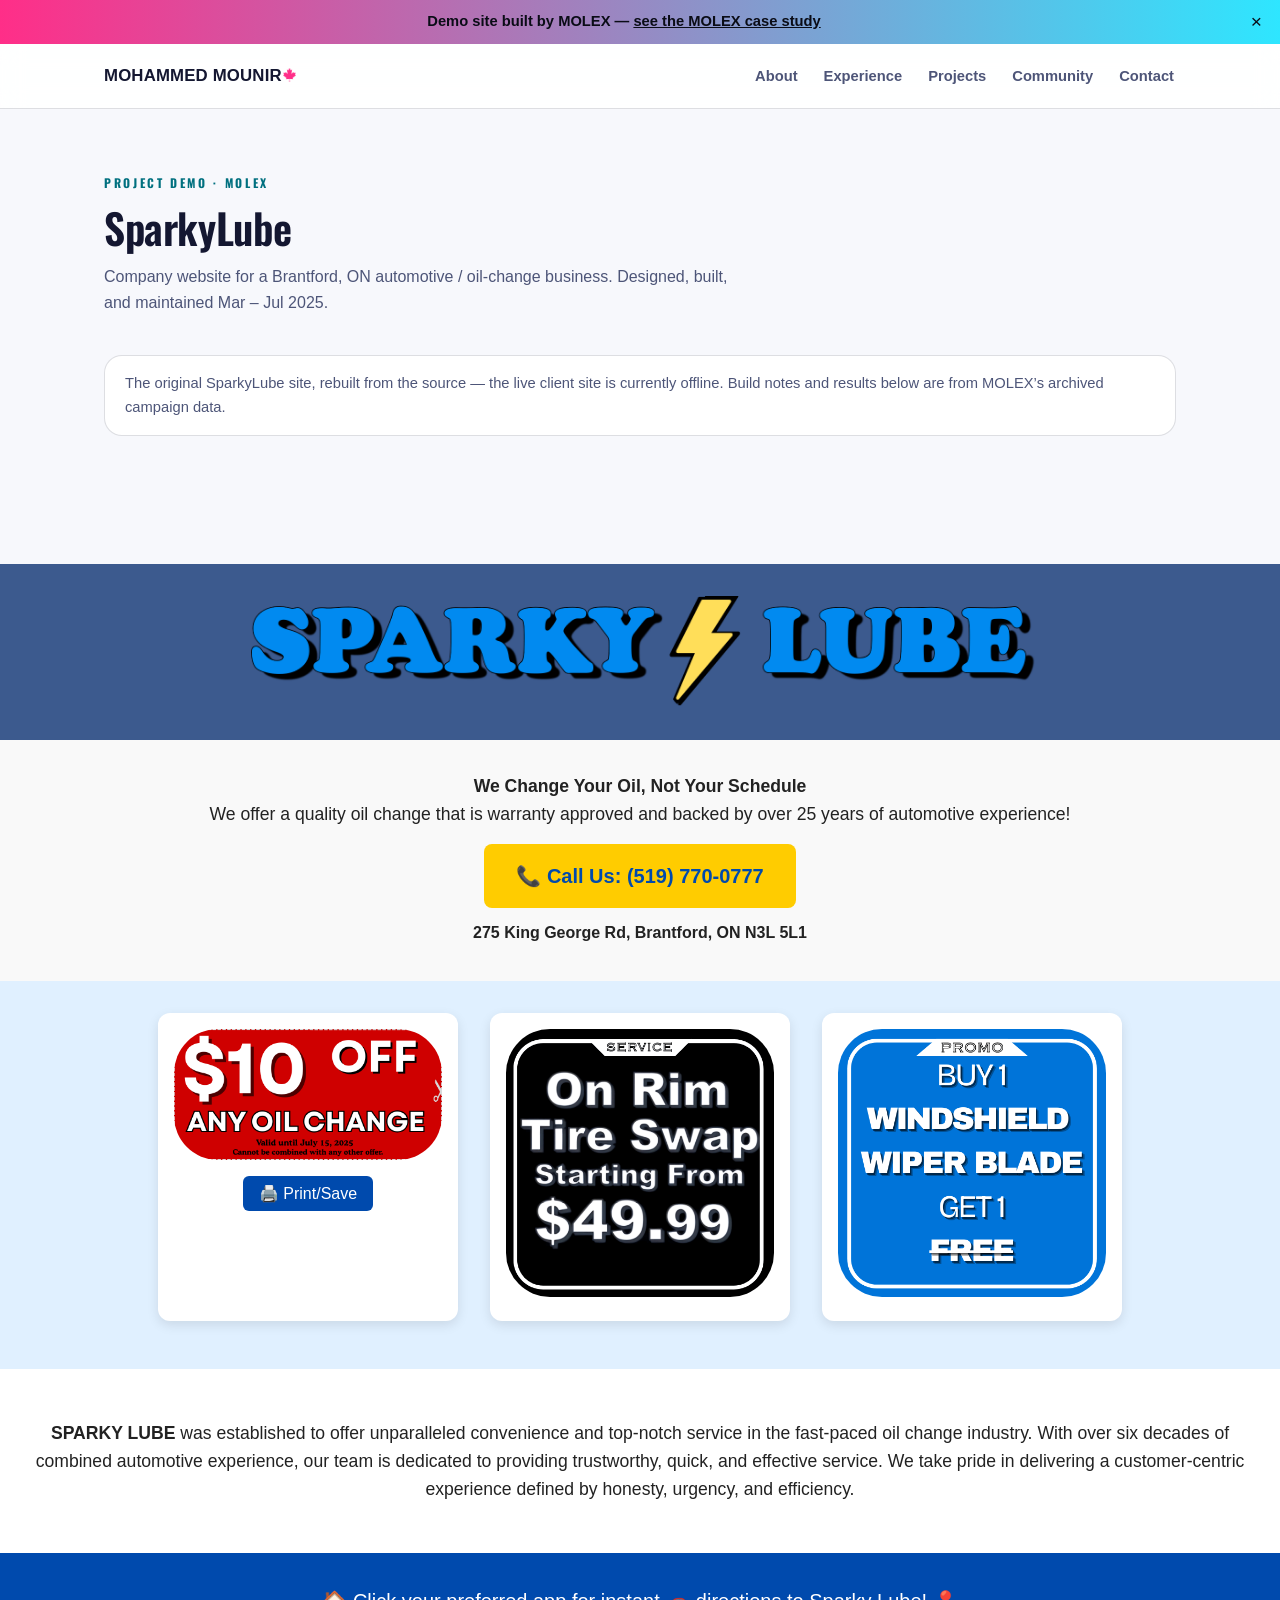
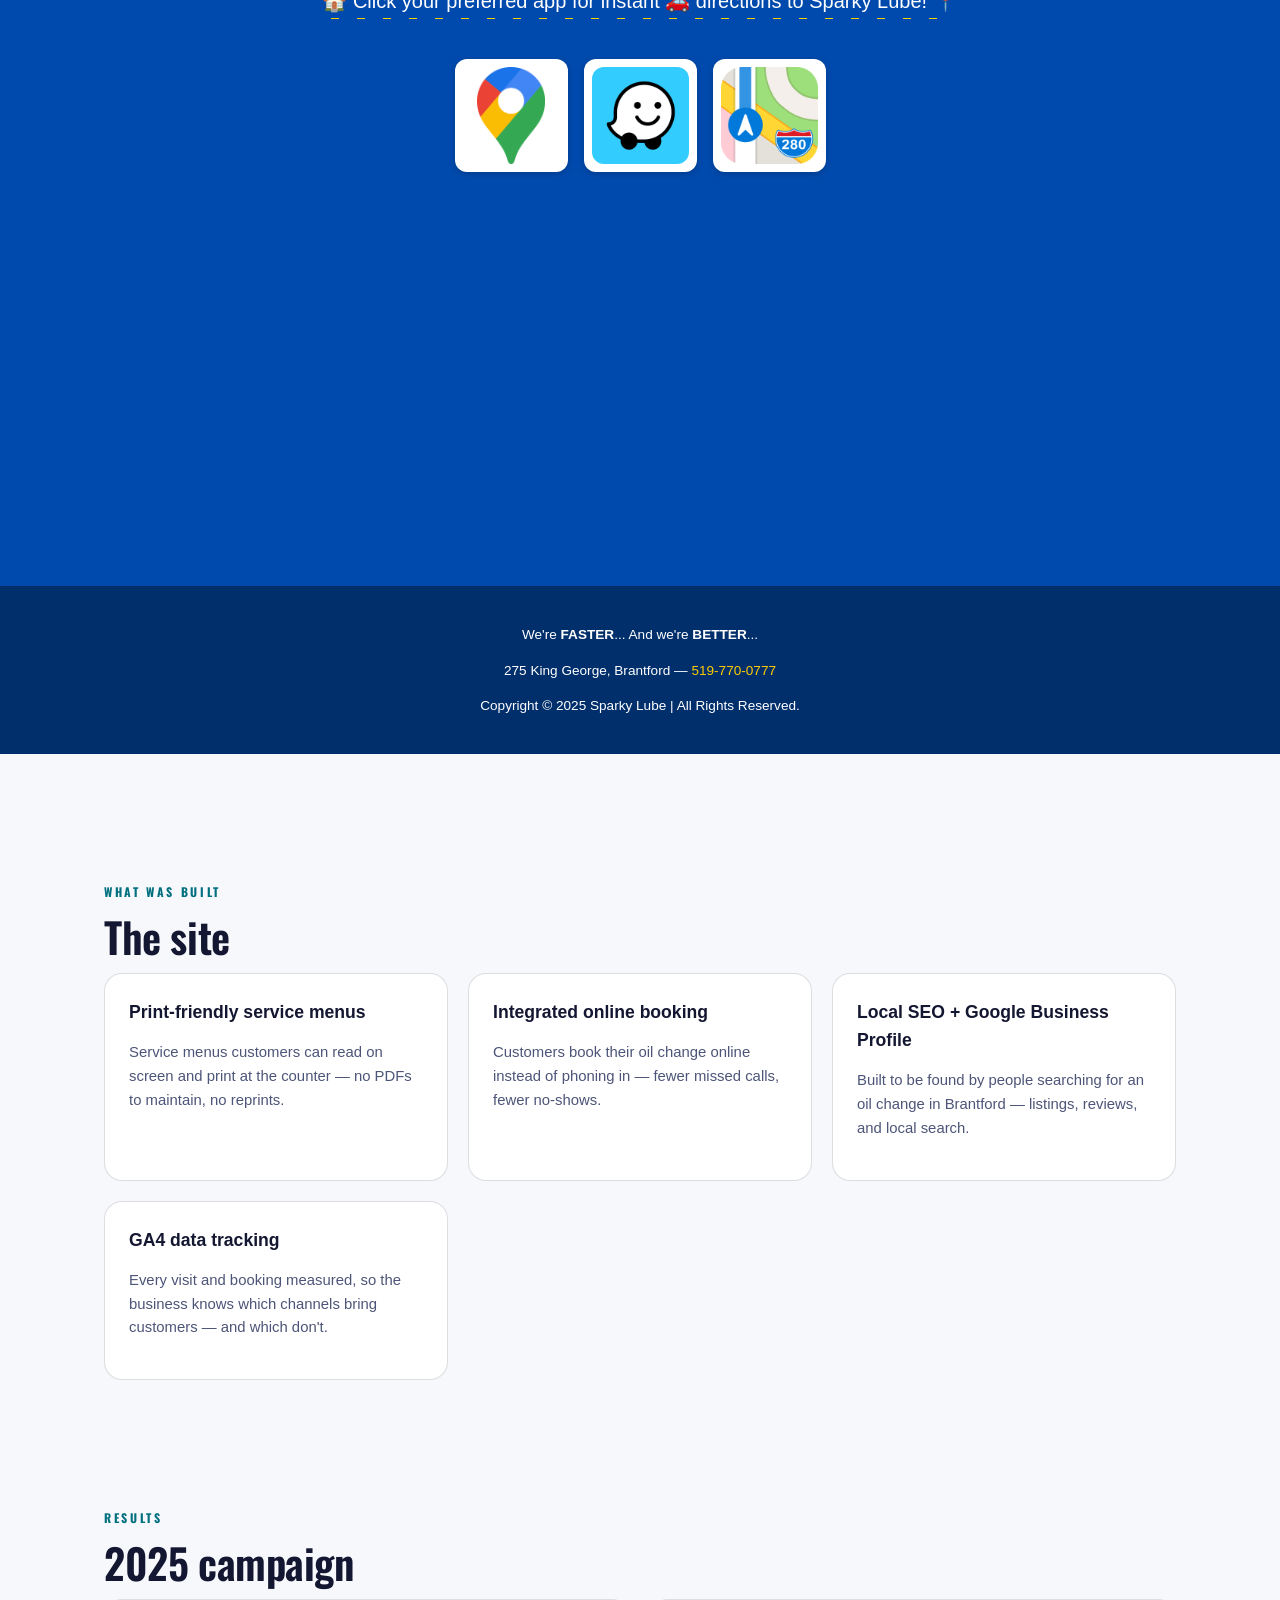
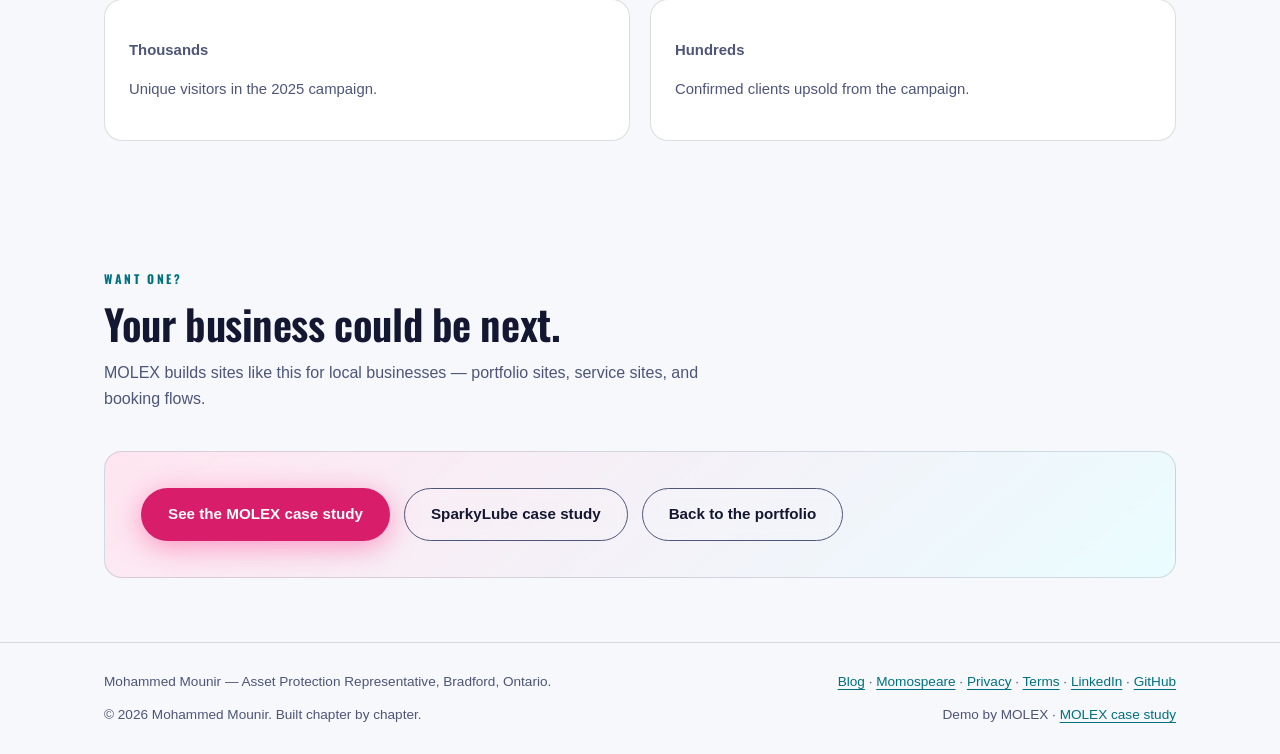
<file: projects/sparkylube.html>
<!DOCTYPE html>
<html lang="en">
<head>
  <meta charset="UTF-8">
  <meta name="viewport" content="width=device-width, initial-scale=1.0">
  <title>SparkyLube — Project Demo | Moved</title>
  <meta http-equiv="refresh" content="0; url=../sparkylube.html">
  <link rel="canonical" href="https://mohammedmounir.ca/sparkylube.html">
  <meta name="robots" content="noindex, follow">
</head>
<body>
  <p>The SparkyLube demo has moved to <a href="../sparkylube.html">mohammedmounir.ca/sparkylube.html</a>.</p>
</body>
</html>
</file>
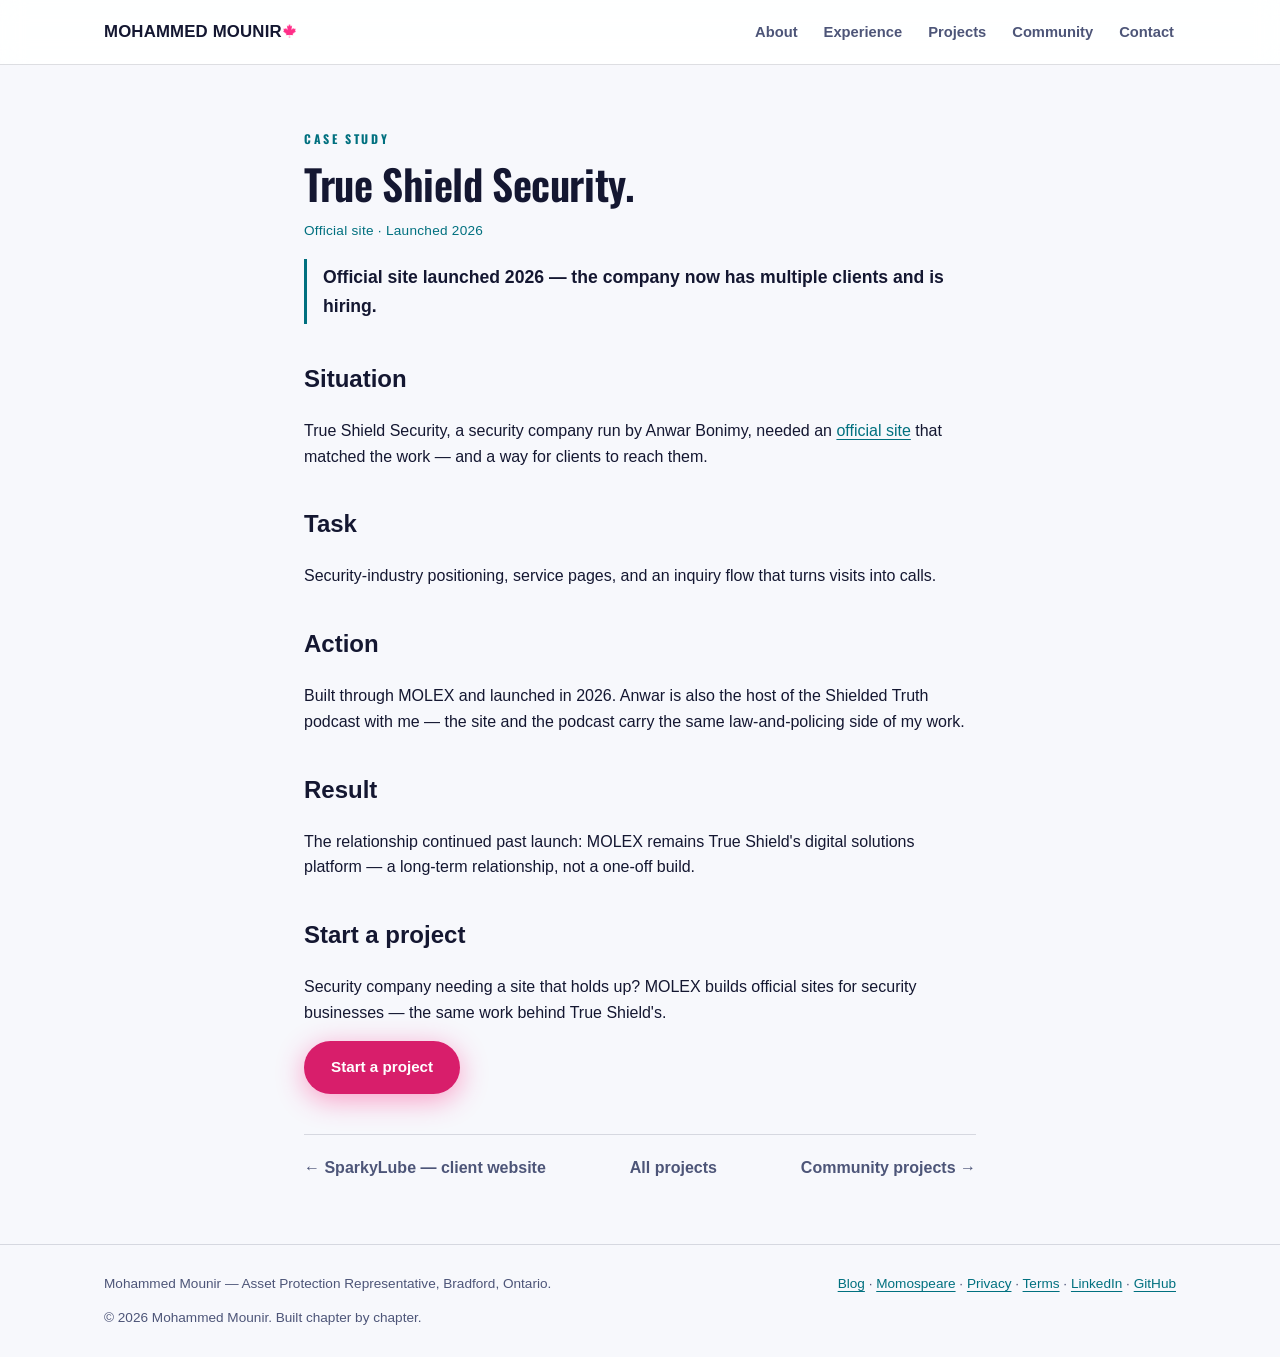
<file: projects/true-shield.html>
<!DOCTYPE html>
<html lang="en">
<head>
<!-- Google Tag Manager -->
<script>(function(w,d,s,l,i){w[l]=w[l]||[];w[l].push({'gtm.start':
new Date().getTime(),event:'gtm.js'});var f=d.getElementsByTagName(s)[0],
j=d.createElement(s),dl=l!='dataLayer'?'&l='+l:'';j.async=true;j.src=
'https://www.googletagmanager.com/gtm.js?id='+i+dl;f.parentNode.insertBefore(j,f);
})(window,document,'script','dataLayer','GTM-M9WRWPDF');</script>
<!-- End Google Tag Manager -->
  <meta charset="UTF-8">
  <meta name="viewport" content="width=device-width, initial-scale=1.0">
    <meta name="theme-color" content="#0d0f1c">
<title>True Shield Security — Case Study | Mohammed Mounir</title>
  <meta name="description" content="True Shield Security's official site, built by MOLEX. Launched 2026 — the company now has multiple clients and is hiring.">
  <meta name="robots" content="index, follow">
  <link rel="canonical" href="https://mohammedmounir.ca/projects/true-shield.html">
  <meta property="og:type" content="website">
  <meta property="og:title" content="True Shield Security — Case Study | Mohammed Mounir">
  <meta property="og:description" content="An official site for a security company that matched the work. Launched 2026 — now multiple clients and hiring.">
  <meta property="og:locale" content="en_CA">
  <meta property="og:url" content="https://mohammedmounir.ca/projects/true-shield.html">
  <meta property="og:image" content="https://mohammedmounir.ca/assets/og-image.jpg">
  <meta property="og:image:alt" content="Mohammed Mounir — Security experience. Technology in progress.">
  <meta property="og:image:width" content="1200">
  <meta property="og:image:height" content="630">
  <!-- Twitter / X -->
  <meta name="twitter:card" content="summary_large_image">
  <meta name="twitter:image" content="https://mohammedmounir.ca/assets/og-image.jpg">
  <meta name="twitter:image:alt" content="Mohammed Mounir — Security experience. Technology in progress.">
  <meta name="twitter:title" content="True Shield Security — Case Study | Mohammed Mounir">
  <meta name="twitter:description" content="An official site for a security company that matched the work. Launched 2026 — now multiple clients and hiring.">
  <link rel="icon" type="image/svg+xml" href="../assets/favicon.svg">
  <!-- Time-based theme (Toronto time): runs before the stylesheet
       so the first paint is already the right theme. -->
  <script src="../js/theme.js"></script>
  <!-- Display type: Oswald (editorial reskin, slice 1). Variable 500-700. -->
  <link rel="preconnect" href="https://fonts.googleapis.com">
  <link rel="preconnect" href="https://fonts.gstatic.com" crossorigin>
  <link href="https://fonts.googleapis.com/css2?family=Oswald:wght@500..700&display=swap" rel="stylesheet">
  <link rel="stylesheet" href="../css/style.css?v=06d0028">
  <script type="application/ld+json">
  {
    "@context": "https://schema.org",
    "@type": "WebPage",
    "name": "True Shield Security — Case Study | Mohammed Mounir",
    "url": "https://mohammedmounir.ca/projects/true-shield.html",
    "isPartOf": { "@type": "WebSite", "name": "Mohammed Mounir", "url": "https://mohammedmounir.ca/" },
    "about": { "@type": "Person", "name": "Mohammed Mounir", "url": "https://mohammedmounir.ca/" }
  }
  </script>
</head>
<body>
<!-- Google Tag Manager (noscript) -->
<noscript><iframe src="https://www.googletagmanager.com/ns.html?id=GTM-M9WRWPDF"
height="0" width="0" style="display:none;visibility:hidden"></iframe></noscript>
<!-- End Google Tag Manager (noscript) -->

  <a class="skip-link" href="#main">Skip to content</a>

  <nav class="nav" aria-label="Primary">
    <div class="wrap nav-inner">
      <a class="brand" href="../" data-track="nav|Home|header">MOHAMMED MOUNIR<img class="maple-leaf" src="../assets/maple-leaf.png" width="14" height="15" alt="" aria-hidden="true"></a>
      <ul class="nav-links">
        <li><a href="../portfolio.html#about" data-track="nav|About|header">About</a></li>
        <li><a href="../portfolio.html#journey-app" data-track="nav|Experience|header">Experience</a></li>
        <li><a href="../portfolio.html#projects" aria-current="page" data-track="nav|Projects|header">Projects</a></li>
        <li><a href="community.html" data-track="nav|Community|header">Community</a></li>
        <li><a href="../portfolio.html#contact" data-track="nav|Contact|header">Contact</a></li>
      </ul>
    </div>
  </nav>

  <main id="main" tabindex="-1">
    <section aria-labelledby="trueshield-title">
      <div class="wrap case">
        <p class="section-kicker">Case study</p>
        <h1 class="section-title" id="trueshield-title">True Shield Security.</h1>
        <p class="role-meta">Official site · Launched 2026</p>
        <p class="result"><strong>Official site launched 2026 — the company now has multiple clients and is hiring.</strong></p>

        <h2>Situation</h2>
        <p>True Shield Security, a security company run by Anwar Bonimy, needed an <a href="https://trueshieldsecurity.ca" target="_blank" rel="noopener noreferrer">official site<span class="visually-hidden"> (opens in new tab)</span></a> that matched the work — and a way for clients to reach them.</p>

        <h2>Task</h2>
        <p>Security-industry positioning, service pages, and an inquiry flow that turns visits into calls.</p>

        <h2>Action</h2>
        <p>Built through MOLEX and launched in 2026. Anwar is also the host of the Shielded Truth podcast with me — the site and the podcast carry the same law-and-policing side of my work.</p>

        <h2>Result</h2>
        <p>The relationship continued past launch: MOLEX remains True Shield's digital solutions platform — a long-term relationship, not a one-off build.</p>

        <h2>Start a project</h2>
        <p>Security company needing a site that holds up? MOLEX builds official sites for security businesses — the same work behind True Shield's.</p>
        <div class="cta-row">
          <a class="btn btn-primary" href="mailto:business@mohammedmounir.ca?subject=MOLEX%20project">Start a project</a>
        </div>

        <nav class="pager" aria-label="More projects">
          <a href="sparkylube-case-study.html" aria-label="Previous project: SparkyLube — client website" data-track="pager|Previous: SparkyLube — client website|projects">← SparkyLube — client website</a>
          <a href="../portfolio.html#projects" data-track="pager|All projects|projects">All projects</a>
          <a href="community.html" aria-label="Next project: Community projects" data-track="pager|Next: Community projects|projects">Community projects →</a>
        </nav>
      </div>
    </section>
  </main>

  <footer>
    <div class="wrap">
      <span>Mohammed Mounir — Asset Protection Representative, Bradford, Ontario.</span>
      <span><a href="../blog.html" data-track="footer|Blog|footer">Blog</a> · <a href="../momospeare.html" data-track="footer|Momospeare|footer">Momospeare</a> · <a href="../privacy.html" data-track="footer|Privacy|footer">Privacy</a> · <a href="../terms.html" data-track="footer|Terms|footer">Terms</a> · <a href="https://www.linkedin.com/in/mohammed-mounir-10587621b/" target="_blank" rel="noopener noreferrer" data-track="footer|LinkedIn|footer">LinkedIn<span class="visually-hidden"> (opens in new tab)</span></a> · <a href="https://github.com/Momospeare/Mohammed-mounir" target="_blank" rel="noopener noreferrer" data-track="footer|GitHub|footer">GitHub<span class="visually-hidden"> (opens in new tab)</span></a></span>
      <span>© <span id="year">2026</span> Mohammed Mounir. Built chapter by chapter.</span>
    </div>
  </footer>
  <script>document.getElementById('year').textContent = new Date().getFullYear();</script>
</body>
</html>
</file>
<file: css/style.css>
/* ============================================================
   Mohammed Mounir — Portfolio v1
   Theme: GTA 6-inspired (Vice City neon) with readability first.
   Calm dark base, neon pink/cyan accents, sun-fade hero gradient.
   No framework. Vanilla CSS.
   ============================================================ */

:root {
  /* Base — calm and high-contrast for readability */
  --bg: #0d0f1c;
  --bg-2: #141731;
  --bg-3: #1b1f3d;
  --ink: #f4f6ff;
  --ink-soft: #d6dbf5; /* secondary body text (timeline card text, path labels) */
  --muted: #a9b0d6;
  --line: rgba(255, 255, 255, 0.09);

  /* Theme-swappable surfaces (dark values = current site) */
  --nav-bg: rgba(13, 15, 28, 0.82);
  --map-bg: #0a0c16;
  --map-attrib-bg: rgba(10, 12, 22, 0.85);
  --card-media-base: rgba(255, 255, 255, 0.03);
  --card-media-line: rgba(255, 255, 255, 0.14);
  --chip-line: rgba(255, 255, 255, 0.2);

  /* Neon accents (Vice City) */
  --pink: #ff2e88;
  /* Darker pink reserved for white button text (4.86:1, passes WCAG AA).
     --pink stays the theme accent; buttons use --pink-btn. */
  --pink-btn: #d81e6b;
  --cyan: #2ee6ff;
  --purple: #8b3bff;

  /* Sun-fade gradient (hero) */
  --sun-1: #ffb03a;
  --sun-2: #ff5e62;
  --sun-3: #8b3bff;

  --radius: 18px;
  --max-w: 1120px;
  --font: -apple-system, BlinkMacSystemFont, "Segoe UI", Inter, Roboto,
    "Helvetica Neue", Arial, sans-serif;
  /* Display type (editorial reskin, slice 1): Oswald 500-700. Body keeps --font. */
  --font-display: "Oswald", "Arial Narrow", -apple-system, BlinkMacSystemFont,
    "Segoe UI", Roboto, "Helvetica Neue", Arial, sans-serif;
}

/* ---------- Light theme — Toronto time, 7am–7pm ET (Nov 8 loop, item 12) ----------
   Applied by js/theme.js via <html data-theme="light">. The hero keeps its dark
   sunset banner in both themes (white text on the gradient), so only page
   surfaces and text colours flip here. Accent --cyan/--pink are darkened so
   text set in them still passes WCAG AA on light surfaces (cyan #00707f:
   5.79:1 on white, 4.91:1 on --bg-3; pink #d81e6b: 4.86:1 on white). */
:root[data-theme="light"] {
  --bg: #f7f8fc;
  --bg-2: #ffffff;
  --bg-3: #e9ecf5;
  --ink: #141731;
  --ink-soft: #39415f;
  --muted: #4d5578;
  --line: rgba(20, 23, 49, 0.14);

  --nav-bg: rgba(255, 255, 255, 0.88);
  --map-bg: #e8eef5;
  --map-attrib-bg: rgba(255, 255, 255, 0.88);
  --card-media-base: rgba(20, 23, 49, 0.04);
  --card-media-line: rgba(20, 23, 49, 0.18);
  --chip-line: rgba(20, 23, 49, 0.25);

  --pink: #d81e6b;
  --cyan: #00707f;
}

* { box-sizing: border-box; }

html { scroll-behavior: smooth; }

body {
  margin: 0;
  font-family: var(--font);
  background: var(--bg);
  color: var(--ink);
  line-height: 1.6;
  -webkit-font-smoothing: antialiased;
  /* 390px hardening (Nov 8 loop): no overflow-wrap existed anywhere, so a
     single long token (e.g. a pasted URL as link text) could push a section
     past 390px. Breaks long words only when they would otherwise overflow;
     no visual change to current copy (no long tokens present). */
  overflow-wrap: break-word;
}

/* Defence in depth: no page-level horizontal scroll. `clip` (not
   `hidden`) so `position: sticky` keeps working. */
html, body { overflow-x: clip; }

img { max-width: 100%; display: block; }

a { color: var(--cyan); }

/* Body links are underlined, not color alone (WCAG 1.4.1).
   Nav, brand and buttons keep their own styling. */
main a:not(.btn), footer a, .memo-msg a {
  text-decoration: underline;
  text-underline-offset: 3px;
}

/* ---------- Layout helpers ---------- */
.wrap {
  max-width: var(--max-w);
  margin: 0 auto;
  padding: 0 24px;
}

section { padding: 64px 0; }
/* Anchor jumps clear the 64px sticky nav */
section[id], footer[id], h2[id] { scroll-margin-top: 80px; }
/* Focused cards shouldn't hide under the sticky nav either. */
.info-card, .j-card, .brand { scroll-margin-top: 90px; }

.section-kicker {
  font-family: var(--font-display);
  text-transform: uppercase;
  letter-spacing: 0.22em;
  font-size: 0.75rem;
  font-weight: 700;
  color: var(--cyan);
  margin: 0 0 12px;
}

.section-title {
  font-family: var(--font-display);
  font-weight: 600;
  font-size: clamp(1.7rem, 4vw, 2.6rem);
  line-height: 1.15;
  margin: 0 0 12px;
  letter-spacing: -0.01em;
}

.section-sub {
  color: var(--muted);
  max-width: 640px;
  margin: 0 0 40px;
}

/* Journey through-line: the story frame, right under the section title. */
.j-throughline {
  font-family: var(--font-display);
  font-size: 1.35rem;
  font-weight: 500;
  color: var(--ink);
  max-width: 640px;
  margin: 0 0 12px;
  line-height: 1.35;
}

/* Journey "now" endpoint: the destination, after the cards. */
.j-now {
  margin: 28px 0 0;
  font-size: 1.05rem;
  color: var(--ink);
  max-width: 640px;
}

/* ---------- Nav ---------- */
.nav {
  position: sticky;
  top: 0;
  z-index: 50;
  background: var(--nav-bg);
  backdrop-filter: blur(12px);
  -webkit-backdrop-filter: blur(12px);
  border-bottom: 1px solid var(--line);
}

.nav-inner {
  display: flex;
  align-items: center;
  justify-content: space-between;
  height: 64px;
}

.brand {
  font-weight: 800;
  font-size: 1.05rem;
  color: var(--ink);
  text-decoration: none;
  letter-spacing: 0.01em;
}

.brand .maple-leaf { display: inline-block; width: 0.8em; height: 0.87em; margin-left: 0.06em; vertical-align: -0.1em; fill: var(--pink); }
/* Nav brand stays on one line so the leaf sits beside the name, not under it. */
.nav-inner .brand { white-space: nowrap; }
.brand .maple-leaf path { fill: var(--pink); }

.nav-links {
  display: flex;
  gap: 22px;
  list-style: none;
  margin: 0;
  padding: 0;
}

.nav-links a {
  color: var(--muted);
  text-decoration: none;
  font-size: 0.92rem;
  font-weight: 600;
  padding: 6px 2px;
}

.nav-links a:hover { color: var(--ink); }

/* ---------- Accessibility ---------- */
.skip-link {
  position: absolute;
  top: -100px;
  left: 16px;
  z-index: 1000;
  padding: 12px 18px;
  background: var(--cyan);
  color: var(--bg);
  font-weight: 700;
  border-radius: 8px;
}
.skip-link:focus {
  top: 12px;
}
:focus-visible {
  outline: 3px solid var(--cyan);
  outline-offset: 4px;
}
section[id] {
  scroll-margin-top: 90px;
}

/* ---------- Hero ---------- */
.hero {
  position: relative;
  overflow: hidden;
  padding: 96px 0 72px;
  /* Sun-fade: Vice City sunset. Dark overlay baked in for text contrast. */
  background:
    linear-gradient(180deg, rgba(13, 15, 28, 0.55) 0%, rgba(13, 15, 28, 0.88) 100%),
    linear-gradient(120deg, var(--sun-1) 0%, var(--sun-2) 45%, var(--sun-3) 100%);
}

.hero::after {
  /* Neon grid horizon — subtle, pure CSS */
  content: "";
  position: absolute;
  inset: auto 0 0 0;
  height: 80px;
  background:
    repeating-linear-gradient(90deg, rgba(46, 230, 255, 0.14) 0 2px, transparent 2px 56px),
    repeating-linear-gradient(0deg, rgba(255, 46, 136, 0.10) 0 2px, transparent 2px 28px);
  mask-image: linear-gradient(180deg, transparent, #000 70%);
  -webkit-mask-image: linear-gradient(180deg, transparent, #000 70%);
  pointer-events: none;
}

.hero h1 {
  color: #fff;
  font-family: var(--font-display);
  font-weight: 600;
  text-transform: uppercase;
  font-size: clamp(2.1rem, 5.5vw, 4rem);
  line-height: 1.05;
  margin: 0 0 16px;
  letter-spacing: -0.02em;
  text-shadow: 0 2px 24px rgba(0, 0, 0, 0.45);
}

/* Stacked headline lines (Oswald). The portfolio hero is single-column
   copy now — the jumpsuit cutout moved to the Momospeare hero below. */
.hero-line { display: block; }

/* Momospeare hero (creator side): the jumpsuit cutout lives here.
   Two-column grid on desktop, stacks on phones. The transparent
   cutout reads on both the light and dark theme. */
.momo-hero-grid {
  display: grid;
  grid-template-columns: minmax(0, 1.25fr) minmax(0, 0.75fr);
  gap: 48px;
  align-items: end;
}

.momo-hero-figure {
  position: relative;
  z-index: 1;
  margin: 0;
  display: flex;
  justify-content: center;
  align-items: flex-end;
}
/* Height-driven to keep the tall full-body aspect; width follows. */
.momo-hero-figure img {
  height: clamp(420px, 48vw, 600px);
  width: auto;
  max-width: 100%;
}

.hero h1 .neon-pink {
  color: #fff;
  text-shadow: 0 0 18px var(--pink), 0 0 46px rgba(255, 46, 136, 0.65);
}

.hero p.lede {
  font-size: 1.15rem;
  color: #f0eefc;
  max-width: 600px;
  margin: 0 0 32px;
  text-shadow: 0 1px 12px rgba(0, 0, 0, 0.5);
}

.cta-row { display: flex; gap: 14px; flex-wrap: wrap; }

.btn {
  display: inline-block;
  padding: 13px 26px;
  border-radius: 999px;
  font-weight: 700;
  font-size: 0.95rem;
  text-decoration: none;
  border: 1px solid transparent;
  cursor: pointer;
  transition: transform 0.15s ease, box-shadow 0.15s ease;
}

.btn:hover { transform: translateY(-2px); }

.btn-primary {
  background: var(--pink-btn);
  color: #fff;
  box-shadow: 0 6px 28px rgba(255, 46, 136, 0.45);
}

.btn-ghost {
  background: rgba(255, 255, 255, 0.08);
  color: var(--ink);
  border-color: var(--muted);
  backdrop-filter: blur(6px);
}
/* Ghost buttons live on the dark hero — they need light text, not --ink */
.hero .btn-ghost { color: #f0eefc; border-color: rgba(255, 255, 255, 0.45); }

/* ---------- Journey app ---------- */
/* One linked app: map + progression path + flip cards. Cards are static
   HTML (indexable); the flip is pure CSS 3D. Experience lives on the
   card backs now — there is no separate #experience section. */
#journey-app { background: var(--bg-2); border-top: 1px solid var(--line); border-bottom: 1px solid var(--line); }

.j-navigator { margin-bottom: 28px; }

.j-viewport { position: relative; }

.j-track {
  display: flex;
  gap: 22px;
  overflow-x: auto;
  scroll-snap-type: x mandatory;
  padding: 12px 4px 28px;
  /* Fixed card height so the section doesn't jump (CLS) and the 3D
     flip has a stable frame; backs scroll internally when long. */
  min-height: 460px;
  /* Faint connector line behind cards */
  background-image: linear-gradient(90deg, var(--line) 0 0);
  background-size: 100% 2px;
  background-repeat: no-repeat;
  background-position: 0 76px;
}

.j-track::-webkit-scrollbar { height: 10px; }
.j-track::-webkit-scrollbar-thumb {
  background: var(--bg-3);
  border-radius: 8px;
}
.j-track::-webkit-scrollbar-track { background: transparent; }

/* The progression path IS the scroll control: it sits above the cards,
   spans the full width, and dragging along it scrubs the track. */
.j-scrubber {
  margin: 0 0 12px;
  cursor: grab;
  touch-action: pan-y;
  user-select: none;
  -webkit-user-select: none;
}
.j-scrubber.is-dragging { cursor: grabbing; }
.j-scrubber-label {
  color: var(--muted);
  font-size: 0.85rem;
  margin: 0 0 8px;
}

/* Editorial wrapper: the journey is chapter 05 — a pink rule breaks the
   page like a magazine chapter, and the kicker carries the section number
   in the same pink Oswald voice as the doors' 01–04. */
#journey-app { border-top: 3px solid var(--pink); }
/* Editorial chapter rules: every numbered section opens with the same
   pink rule — About 06, brands 07, Projects 08, Recognition 09 on the
   homepage; the Momospeare and gear pages reuse the same voice for
   their own sequences. */
#about, #brands, #projects, #recognition { border-top: 3px solid var(--pink); }
#channel, #streaming, #track-days, #car-meetups, #business-contact { border-top: 3px solid var(--pink); }
section[aria-labelledby="gear-title"],
section[aria-labelledby="save-title"],
section[aria-labelledby="giveaway-title"],
section[aria-labelledby="short-title"] { border-top: 3px solid var(--pink); }
.section-kicker .section-num {
  font-family: var(--font-display);
  font-weight: 600;
  font-size: 0.85rem;
  color: var(--pink);
  letter-spacing: 0.06em;
  margin-right: 10px;
}

/* Proof spread, living inside the journey app — a magazine stats grid, not
   a card strip: ruled cells, large Oswald numbers, no boxes. */
.j-stats {
  display: grid;
  grid-template-columns: repeat(4, 1fr);
  column-gap: 28px;
  row-gap: 32px;
  margin: 0 0 40px;
}
.j-stats-label {
  grid-column: 1 / -1;
  font-family: var(--font-display);
  font-weight: 600;
  font-size: 0.95rem;
  letter-spacing: 0.22em;
  text-transform: uppercase;
  color: var(--pink);
  margin: 0;
  padding-bottom: 12px;
  border-bottom: 1px solid var(--line);
}
.j-stat {
  border-top: 1px solid var(--line);
  padding: 18px 0 0;
}
.j-stat .stat-num {
  font-family: var(--font-display);
  font-weight: 600;
  font-size: clamp(2.2rem, 4.5vw, 3.2rem);
  line-height: 1;
  color: var(--pink);
  margin: 0 0 8px;
}
.j-stat .stat-label { color: var(--muted); font-size: 0.95rem; line-height: 1.45; margin: 0; }

/* Flip scene: perspective on the scene, 3D on the flip wrapper. */
.j-scene {
  flex: 0 0 320px;
  scroll-snap-align: start;
  perspective: 1200px;
}

.j-card {
  position: relative;
  height: 440px;
  cursor: pointer;
  outline: none;
}
.j-card:focus-visible { outline: 2px solid var(--cyan); outline-offset: 3px; border-radius: var(--radius); }

.j-flip {
  position: relative;
  height: 100%;
  transform-style: preserve-3d;
  transition: transform 0.65s cubic-bezier(0.2, 0.7, 0.25, 1.12);
}
.j-card.is-flipped .j-flip { transform: rotateY(180deg); }

.j-face {
  position: absolute;
  inset: 0;
  backface-visibility: hidden;
  -webkit-backface-visibility: hidden;
  border-radius: var(--radius);
  border: 1px solid var(--line);
  padding: 22px;
  display: flex;
  flex-direction: column;
  overflow: hidden;
  background: linear-gradient(160deg, var(--bg-2), var(--bg-3));
}
.j-card:hover .j-face {
  border-color: rgba(46, 230, 255, 0.45);
  box-shadow: 0 0 0 1px rgba(46, 230, 255, 0.15);
}
.j-card.is-selected .j-face {
  border-color: var(--pink);
  box-shadow: inset 0 0 24px rgba(255, 46, 136, 0.22);
}

.j-back {
  transform: rotateY(180deg);
  background: linear-gradient(160deg, rgba(255, 46, 136, 0.14), var(--bg-3) 55%);
  overflow-y: auto;
}
.j-back ul { margin: 8px 0 0; padding-left: 18px; }
.j-back li { color: var(--ink-soft); font-size: 0.9rem; margin-bottom: 8px; }
.j-back p { color: var(--muted); font-size: 0.93rem; }
.j-back p a { color: var(--cyan); }

.j-back-kicker {
  display: inline-block;
  font-size: 0.72rem;
  font-weight: 800;
  letter-spacing: 0.18em;
  text-transform: uppercase;
  color: var(--pink);
  margin-bottom: 10px;
}

.j-flip-hint {
  margin-top: auto;
  padding-top: 12px;
  font-size: 0.82rem;
  font-weight: 700;
  color: var(--pink);
}
.j-flip-btn {
  margin-top: auto;
  align-self: flex-start;
  background: none;
  border: 1px solid var(--line);
  color: var(--ink);
  border-radius: 999px;
  padding: 8px 14px;
  font: inherit;
  font-size: 0.85rem;
  font-weight: 700;
  cursor: pointer;
}
.j-flip-btn:hover { border-color: var(--cyan); }

/* Front-face pieces (same vocabulary as the old timeline cards). */
.t-era {
  display: inline-block;
  font-size: 0.72rem;
  font-weight: 800;
  letter-spacing: 0.18em;
  text-transform: uppercase;
  color: var(--cyan);
  margin-bottom: 14px;
}

/* Journey card visual zone: one consistent header per card front.
   Same height (150px) on all 8 cards so the row reads as a set. */
.j-visual {
  height: 150px;
  border-radius: 12px;
  margin-bottom: 16px;
  overflow: hidden;
  transform: translateZ(40px); /* pop toward viewer, as the old media did */
  flex: none;
}

/* Brand mark: logo centred on the card's dark gradient. */
.j-visual--brand {
  display: flex;
  align-items: center;
  justify-content: center;
  background:
    radial-gradient(circle at 30% 20%, rgba(255, 46, 136, 0.16), transparent 60%),
    radial-gradient(circle at 75% 80%, rgba(46, 230, 255, 0.16), transparent 60%),
    var(--card-media-base);
  border: 1px dashed var(--card-media-line);
}
.j-visual--brand img {
  max-height: 64px;
  max-width: 100%;
  width: auto;
  height: auto;
  object-fit: contain;
}

/* Oversized type: giant Oswald word/year in pink, centred. */
.j-visual--type {
  display: flex;
  align-items: center;
  justify-content: center;
  background:
    radial-gradient(circle at 30% 20%, rgba(255, 46, 136, 0.16), transparent 60%),
    radial-gradient(circle at 75% 80%, rgba(46, 230, 255, 0.16), transparent 60%),
    var(--card-media-base);
  border: 1px dashed var(--card-media-line);
}
.j-visual-type {
  font-family: var(--font-display);
  font-weight: 600;
  color: var(--pink);
  line-height: 1;
  letter-spacing: 0.02em;
  white-space: nowrap;
}
/* Longest string ("2017–20", 7 chars) gets the smaller cap so it fits at 390px. */
.j-visual-type--long { font-size: clamp(2.75rem, 12vw, 4.25rem); }
/* Short strings ("WLKN", "2024") can go bigger. */
.j-visual-type--short { font-size: clamp(3rem, 14vw, 5rem); }

/* Duotone photo: grayscale photo + pink multiply overlay + bottom gradient. */
.j-visual--photo { position: relative; }
.j-visual--photo img {
  display: block;
  width: 100%;
  height: 100%;
  object-fit: cover;
  filter: grayscale(1) contrast(1.08) brightness(0.92);
}
.j-visual-overlay {
  position: absolute;
  inset: 0;
  background: var(--pink);
  mix-blend-mode: multiply;
  opacity: 0.35;
}
.j-visual--photo::after {
  content: "";
  position: absolute;
  inset: 0;
  background: linear-gradient(to top, rgba(0, 0, 0, 0.45), transparent 55%);
}

.j-front h3 {
  margin: 0 0 6px;
  font-size: 1.15rem;
  letter-spacing: -0.01em;
  transform: translateZ(24px);
}

.t-location {
  margin: 0 0 10px;
  font-size: 0.85rem;
  color: var(--muted);
}

.j-front p.t-text {
  margin: 0;
  font-size: 0.93rem;
  color: var(--ink-soft);
}

/* ---------- Journey map ---------- */
.map-grid {
  display: grid;
  grid-template-columns: 1fr;
  gap: 28px;
  align-items: stretch;
}
/* Two-column doors/highlights ONLY in the 721–900px band. The ≤720px
   single-column rules live in the earlier nav block — and because this
   block came later in the file, its 2-column rules won at equal
   specificity on phones too, so the doors rendered 2 cramped columns
   (~161px each at 390px) that spilled right instead of stacking. The
   band keeps the two from ever overlapping, so order stops mattering. */
@media (min-width: 721px) and (max-width: 900px) {
  /* Doors stay a single-column TOC list here too (slice 2). */
  #paths .info-grid { grid-template-columns: 1fr; }
  #recognition .info-grid { grid-template-columns: repeat(2, 1fr); }
}

.map-card {
  background: var(--bg);
  border: 1px solid var(--line);
  border-radius: var(--radius);
  padding: 20px;
}

.map-card h3 { margin: 0 0 6px; font-size: 1.05rem; }
.map-card p { margin: 0 0 14px; color: var(--muted); font-size: 0.9rem; }

#journey-map {
  height: 380px;
  border-radius: 12px;
  overflow: hidden;
  background: var(--map-bg);
}

/* Leaflet dark-theme tweaks */
.leaflet-container { font-family: var(--font); }
.leaflet-popup-content-wrapper {
  background: var(--bg-3);
  color: var(--ink);
  border-radius: 12px;
}
.leaflet-popup-tip { background: var(--bg-3); }
.leaflet-popup-content { font-size: 0.85rem; line-height: 1.5; }
.leaflet-control-attribution { font-size: 0.65rem; }
.leaflet-control-attribution a { color: var(--muted); }

/* Progression path (SVG) — lives in the scrubber above the cards. */
#progress-path { width: 100%; height: auto; display: block; }

/* Numbered map pins (number baked into the marker, no tooltip clutter) */
.stop-marker { background: none; border: none; }
.stop-marker span {
  display: flex; align-items: center; justify-content: center;
  width: 30px; height: 30px; border-radius: 50%;
  background: linear-gradient(140deg, var(--pink), var(--cyan));
  color: #0a0c16; font-weight: 700; font-size: 14px;
  border: 2px solid #0a0c16;
  box-shadow: 0 0 0 2px rgba(46, 230, 255, 0.35);
}

.stop-marker.is-active span {
  box-shadow: 0 0 0 3px rgba(255, 46, 136, 0.65), 0 0 0 6px rgba(46, 230, 255, 0.35);
}

/* Cluster badge: same theme treatment, shows the stop count */
.marker-cluster { background: none; border: none; }
.marker-cluster span {
  display: flex; align-items: center; justify-content: center;
  width: 36px; height: 36px; border-radius: 50%;
  background: linear-gradient(140deg, var(--pink), var(--cyan));
  color: #0a0c16; font-weight: 700; font-size: 15px;
  border: 2px solid #0a0c16;
  box-shadow: 0 0 0 2px rgba(255, 46, 136, 0.4);
}

/* Attribution readable on dark tiles */
.leaflet-control-attribution {
  background: var(--map-attrib-bg) !important;
  color: var(--muted);
  padding: 2px 6px;
}

.pp-node { cursor: pointer; }
.pp-node circle {
  fill: var(--bg-3);
  stroke: var(--cyan);
  stroke-width: 2;
  transition: fill 0.15s ease;
}
.pp-node:hover circle, .pp-node:focus circle { fill: var(--cyan); }
.pp-node.is-active circle { fill: var(--pink); stroke: var(--pink); }
.pp-node.is-active text { fill: var(--ink); font-weight: 700; }
.pp-node text {
  fill: var(--ink-soft);
  font-size: 20px;
  font-weight: 600;
  text-anchor: middle;
}
.pp-node.is-placeholder circle { stroke: var(--pink); stroke-dasharray: 4 3; }
.pp-track { stroke: var(--line); stroke-width: 3; fill: none; }
.pp-progress { stroke: url(#ppGradient); stroke-width: 3; fill: none; }

/* ---------- Generic content sections ---------- */
.info-grid {
  display: grid;
  grid-template-columns: repeat(auto-fit, minmax(260px, 1fr));
  gap: 20px;
}

/* Highlights: 5 cards read better 3+2 than 4+1 */
#recognition .info-grid { grid-template-columns: repeat(3, 1fr); }
/* Smaller lifesaver thumbs in Highlights so the CSLA card doesn't tower over the text-only cards */
#recognition .photo-thumb { width: 120px; }
#recognition .photo-thumb img { width: 120px; }

.info-card {
  background: var(--bg-2);
  border: 1px solid var(--line);
  border-radius: var(--radius);
  padding: 24px;
}

.info-card h3 { margin: 0 0 8px; font-size: 1.1rem; }
.role-meta { font-size: 0.85rem; color: var(--cyan); margin: 0 0 4px; letter-spacing: 0.02em; }
.info-card p, .info-card li { color: var(--muted); font-size: 0.93rem; }
.info-card ul { margin: 8px 0 0; padding-left: 18px; }

/* ---------- Choose your path (four doors) ---------- */
/* Card links are not body links: no underline (beats the line-95 rule,
   which outranks a bare .door-card on specificity). */
main a.door-card {
  display: block;
  text-decoration: none;
  transition: border-color 0.15s ease, transform 0.15s ease;
}
.door-card:hover {
  border-color: var(--cyan);
  transform: translateY(-2px);
}
.door-card h3 { color: var(--ink); }
.door-card .door-proof {
  margin-top: 12px;
  color: var(--cyan);
  font-weight: 600;
}
/* Doors as a table of contents (slice 2): numbered rows with rules,
   not cards. One column at every width. */
#paths .info-grid { grid-template-columns: 1fr; gap: 0; }
#paths .door-card {
  display: flex;
  gap: 20px;
  align-items: baseline;
  background: transparent;
  border: none;
  border-bottom: 1px solid var(--line);
  border-radius: 0;
  padding: 22px 4px;
}
#paths .door-card:first-child { border-top: 1px solid var(--line); }
#paths .door-card:hover { transform: none; border-bottom-color: var(--cyan); }
.door-num {
  font-family: var(--font-display);
  font-weight: 600;
  font-size: 1.05rem;
  color: var(--pink);
  letter-spacing: 0.06em;
  flex: 0 0 auto;
}
.door-body { min-width: 0; }
.door-body h3 {
  font-family: var(--font-display);
  font-weight: 600;
  text-transform: uppercase;
  letter-spacing: 0.02em;
  font-size: clamp(1.15rem, 2.6vw, 1.5rem);
}
.door-card .door-proof { margin-top: 8px; }
@media (prefers-reduced-motion: reduce) {
  .door-card { transition: none; }
  .door-card:hover { transform: none; }
}

/* ---------- Contact ---------- */
#recognition { padding-bottom: 56px; }
#contact { text-align: left; padding-top: 40px; }

.contact-card {
  background: linear-gradient(140deg, rgba(255, 46, 136, 0.12), rgba(46, 230, 255, 0.10)), var(--bg-2);
  border: 1px solid var(--line);
  border-radius: var(--radius);
  padding: 36px;
  max-width: 100%;
}

/* ---------- Footer ---------- */
footer {
  border-top: 1px solid var(--line);
  padding: 28px 0;
  color: var(--muted);
  font-size: 0.85rem;
}

footer .wrap {
  display: flex;
  justify-content: space-between;
  gap: 12px;
  flex-wrap: wrap;
}


/* ---------- Folds: collapsed sections stay in the DOM (SEO-safe) ----------
   <details> keeps every word indexable while the page reads short.
   The summary is the one-line promise of what's inside. */
.fold { border: 1px solid var(--line); border-radius: var(--radius); background: var(--bg-2); padding: 0 18px; }
.fold > summary {
  cursor: pointer;
  list-style: none;
  padding: 16px 4px;
  font-weight: 700;
  font-size: 1rem;
  display: flex;
  align-items: center;
  gap: 10px;
}
.fold > summary::-webkit-details-marker { display: none; }
.fold > summary::before {
  content: "+";
  display: inline-flex;
  align-items: center;
  justify-content: center;
  width: 26px;
  height: 26px;
  flex: 0 0 26px;
  border: 1px solid var(--line);
  border-radius: 50%;
  color: var(--pink);
  font-size: 1.1rem;
  line-height: 1;
  transition: transform 0.25s ease;
}
.fold[open] > summary::before { content: "\2013"; }
.fold > .brands-grid, .fold > .info-grid, .fold > .photo-row { padding: 4px 0 20px; }
.fold--grid { grid-column: 1 / -1; }
.fold--grid > .info-grid { padding-top: 4px; }

/* ---------- Scroll-triggered reveals ---------- */
.reveal {
  opacity: 0;
  transform: translateY(18px);
  transition:
    opacity 0.65s ease,
    transform 0.65s cubic-bezier(0.2, 0.7, 0.2, 1);
}
.reveal.is-visible {
  opacity: 1;
  transform: translateY(0);
}
@media (prefers-reduced-motion: reduce) {
  .reveal {
    opacity: 1;
    transform: none;
    transition: none;
  }
}

/* ---------- Print: clean one-pager for interviews ---------- */
@media print {
  :root, :root[data-theme="light"] {
    --bg: #fff; --bg-2: #fff; --bg-3: #f2f2f2;
    --ink: #111; --muted: #444; --line: #bbb;
  }
  body { background: #fff; }
  .nav, .skip-link, #journey-app .j-navigator, #journey-app .j-scrubber, .hero .cta-row,
  .contact-card, footer, .memo-widget, .to-top { display: none !important; }
  section { padding: 18px 0; }
  /* Journey app becomes a 2-column grid so all 8 cards print, fronts
     and backs stacked (both faces visible on paper). */
  #journey-track {
    display: grid; grid-template-columns: 1fr 1fr;
    overflow: visible; gap: 12px;
  }
  .j-scene { min-width: 0; }
  .j-card { height: auto; }
  .j-flip { transform: none !important; }
  .j-face { position: static; backface-visibility: visible; -webkit-backface-visibility: visible; }
  .j-back { transform: none; }
  /* Reveals must not hide content on paper */
  .reveal { opacity: 1 !important; transform: none !important; }
  a { color: #111; }
}

/* ---------- Motion preferences ---------- */
@media (prefers-reduced-motion: reduce) {
  html { scroll-behavior: auto; }
  .j-flip { transition: none; }
  .btn { transition: none; }
}

/* ---------- Utilities ---------- */
.visually-hidden {
  position: absolute;
  width: 1px; height: 1px;
  margin: -1px; padding: 0; border: 0;
  clip: rect(0 0 0 0);
  clip-path: inset(50%);
  overflow: hidden;
  white-space: nowrap;
}

/* ---------- Testimonials ---------- */
.testimonial { margin: 0; }
.testimonial p { font-size: 1.02rem; }
.testimonial footer { margin-top: 14px; color: var(--muted); font-size: 0.9rem; }
.testimonial footer strong { color: var(--ink); }

/* ---------- Case study pages ---------- */
.case { max-width: 720px; }
.case h2 { margin-top: 36px; }
.case .result {
  border-left: 3px solid var(--cyan);
  padding: 4px 0 4px 16px;
  font-size: 1.1rem;
}
.case .pager { display: flex; flex-wrap: wrap; gap: 8px 24px; align-items: baseline; justify-content: space-between; margin-top: 40px; padding-top: 20px; border-top: 1px solid var(--line); }
.case .pager a { color: var(--muted); text-decoration: none; font-weight: 600; }
.case .pager a:hover { color: var(--ink); }
@media (max-width: 720px) { .case .pager { flex-direction: column; gap: 6px; } }

/* ---------- Memo chatbot (scripted sidekick) ----------
   Client-side only: canned answers, nothing leaves the browser. */
.memo-widget {
  position: fixed;
  right: 20px;
  bottom: 20px;
  z-index: 200;
  font-size: 0.92rem;
}

.memo-toggle {
  display: flex;
  align-items: center;
  gap: 8px;
  padding: 12px 20px;
  border-radius: 999px;
  border: 1px solid var(--cyan);
  background: var(--bg-3);
  color: var(--ink);
  font-family: var(--font);
  font-weight: 700;
  font-size: 0.95rem;
  cursor: pointer;
  box-shadow: 0 8px 28px rgba(0, 0, 0, 0.55);
}

.memo-toggle:hover { border-color: var(--cyan); }

.memo-dot {
  width: 10px; height: 10px;
  border-radius: 50%;
  background: linear-gradient(140deg, var(--pink), var(--cyan));
}

.memo-panel {
  position: absolute;
  right: 0;
  bottom: 64px;
  width: min(340px, calc(100vw - 40px));
  max-height: calc(100vh - 100px);
  display: flex;
  flex-direction: column;
  background: var(--bg-2);
  border: 1px solid var(--cyan);
  border-radius: var(--radius);
  box-shadow: 0 18px 50px rgba(0, 0, 0, 0.6);
  overflow: hidden;
}

.memo-panel[hidden] { display: none; }

.memo-header {
  display: flex;
  align-items: baseline;
  gap: 8px;
  padding: 14px 16px;
  background: linear-gradient(140deg, rgba(255, 46, 136, 0.16), rgba(46, 230, 255, 0.12));
  border-bottom: 1px solid var(--line);
}

.memo-header strong { font-size: 1rem; }
.memo-header span { color: var(--muted); font-size: 0.78rem; flex: 1; }

.memo-close {
  background: none;
  border: none;
  color: var(--muted);
  font-size: 1.3rem;
  line-height: 1;
  cursor: pointer;
  padding: 8px 10px;
  min-width: 44px;
  min-height: 44px;
}
.memo-close:hover { color: var(--ink); }

.memo-messages {
  max-height: 300px;
  flex: 1;
  min-height: 0;
  overflow-y: auto;
  padding: 14px 16px;
  display: flex;
  flex-direction: column;
  gap: 10px;
}

.memo-msg {
  max-width: 92%;
  padding: 10px 12px;
  border-radius: 12px;
  line-height: 1.5;
}

.memo-msg.memo {
  align-self: flex-start;
  background: var(--bg-3);
  color: var(--ink);
  border-bottom-left-radius: 4px;
}

.memo-msg.user {
  align-self: flex-end;
  background: var(--pink-btn);
  color: #fff;
  border-bottom-right-radius: 4px;
}

.memo-msg a { color: var(--cyan); }

.memo-chips {
  display: flex;
  flex-wrap: wrap;
  gap: 8px;
  padding: 0 16px 12px;
}

.memo-chip {
  padding: 11px 14px;
  border-radius: 999px;
  border: 1px solid var(--chip-line);
  background: transparent;
  color: var(--ink);
  font-family: var(--font);
  font-size: 0.82rem;
  cursor: pointer;
}
.memo-chip:hover { border-color: var(--cyan); color: var(--cyan); }

.memo-form {
  display: flex;
  gap: 8px;
  padding: 12px 14px;
  border-top: 1px solid var(--line);
}

.memo-input {
  flex: 1;
  min-width: 0;
  padding: 10px 12px;
  border-radius: 10px;
  border: 1px solid var(--chip-line);
  background: var(--bg);
  color: var(--ink);
  font-family: var(--font);
  font-size: 0.92rem;
}

.memo-input::placeholder { color: var(--muted); }

.memo-send {
  padding: 11px 16px;
  border-radius: 10px;
  border: none;
  background: var(--pink-btn);
  color: #fff;
  font-family: var(--font);
  font-weight: 700;
  font-size: 0.9rem;
  cursor: pointer;
}

/* ---------- About ---------- */
#about { padding-bottom: 40px; }
.about-copy { max-width: 720px; }
.about-copy p { color: var(--muted); font-size: 1.05rem; margin: 0 0 18px; }
.about-copy p strong { color: var(--ink); }

/* Slim "latest writing" strip at the bottom of About. */
.about-strip {
  border-top: 1px solid var(--line);
  margin-top: 28px;
  padding-top: 20px;
}
.about-strip p { color: var(--muted); margin: 0; }

/* "What people say" row inside Projects. */
.project-quotes-title { margin: 32px 0 4px; font-size: 1.15rem; }

/* Projects as magazine entries: ruled, not boxed — the same voice as the
   stats spread. Scoped to #projects so Recognition cards keep their boxes. */
#projects .info-card {
  background: transparent;
  border: none;
  border-top: 1px solid var(--line);
  border-radius: 0;
  padding: 20px 0 4px;
}

/* ---------- Back to top ---------- */
.to-top {
  position: fixed;
  right: 20px;
  bottom: 88px; /* clears the Memo toggle below it */
  z-index: 190;
  width: 48px;
  height: 48px;
  display: flex;
  align-items: center;
  justify-content: center;
  text-decoration: none;
  border-radius: 50%;
  border: 1px solid var(--cyan);
  background: var(--bg-3);
  color: var(--ink);
  font-family: var(--font);
  font-size: 1.2rem;
  line-height: 1;
  cursor: pointer;
  box-shadow: 0 8px 28px rgba(0, 0, 0, 0.55);
  opacity: 0;
  pointer-events: none;
  visibility: hidden;
  transition: opacity 0.2s ease, visibility 0.2s ease;
}
.to-top.is-visible { opacity: 1; pointer-events: auto; visibility: visible; }
/* A keyboard user tabbing onto the button must see it, even before JS marks it visible. */
.to-top:focus-visible { opacity: 1; pointer-events: auto; visibility: visible; }
.to-top:hover { border-color: var(--cyan); }
/* While Memo is open it covers the back-to-top button; hide the button
   (and drop it from the tab order) until the panel closes. */
body.memo-open .to-top { display: none !important; }

/* ---------- Brands ---------- */
.brands-grid {
  display: grid;
  grid-template-columns: repeat(auto-fill, minmax(150px, 1fr));
  gap: 14px;
  margin-top: 28px;
}
main a.brand {
  display: flex;
  flex-direction: column;
  align-items: center;
  justify-content: center;
  gap: 8px;
  min-height: 132px;
  padding: 18px 12px;
  border: 1px solid var(--line);
  border-radius: var(--radius);
  background: var(--bg-2);
  text-align: center;
  text-decoration: none;
  transition: border-color 0.2s ease, transform 0.2s ease;
}
.brand:hover, .brand:focus-visible { border-color: var(--cyan); transform: translateY(-2px); }
/* Logos fit their tile: max-width is a percentage of the tile, not a fixed
   pixel box. The old 160px/200px caps overflowed the tile (tile content is
   ~143px desktop, ~140px at 390px): Zehrs/Rogers boxes were 200px wide,
   VELD/Vaughan chips 202px — the marks poked out of their tiles and over
   the neighbouring tile. object-fit: contain letterboxes the mark, so
   nothing distorts; wide marks just render a touch smaller. */
.brand-logo {
  height: 52px;
  width: auto;
  max-width: 100%;
  object-fit: contain;
}
/* Square/icon marks read small at the base height — give them more presence */
.brand-logo--mark { height: 64px; max-width: 96px; }
/* The widest wordmarks (Zehrs, Rogers) get more width so they don't render as a thin strip */
/* Logo chips: fixed dark/light plates so white-only marks (VELD, ASP) and
   dark-only marks (Festa, Vaughan, WLKN) stay legible in both themes. */
.brand-chip { display: inline-flex; align-items: center; justify-content: center; border-radius: 10px; padding: 10px 14px; max-width: 100%; }
.brand-chip img { max-width: 100%; }
.brand-chip--dark { background: #0d0f1c; }
.brand-chip--light { background: #fff; }
.brand-logo--wide { max-width: 100%; }
.brand-name { font-weight: 600; font-size: 0.95rem; color: var(--ink); }
.brand-wordmark { font-size: 1.25rem; font-weight: 700; letter-spacing: 0.02em; color: var(--ink); }
.brand-cap { font-size: 0.8rem; color: var(--muted); }

/* Floating brands: a logo-only marquee. The folded grid below stays as
   the accessible, SEO-readable version of the same list. */
.brands-marquee {
  overflow: hidden;
  margin: 0 0 20px;
  -webkit-mask-image: linear-gradient(90deg, transparent, #000 8%, #000 92%, transparent);
  mask-image: linear-gradient(90deg, transparent, #000 8%, #000 92%, transparent);
}
.brands-marquee-track {
  display: flex;
  gap: 40px;
  align-items: center;
  width: max-content;
}
.brands-marquee-track.is-looping { animation: brands-drift 70s linear infinite; }
.brands-marquee:hover .brands-marquee-track,
.brands-marquee:focus-within .brands-marquee-track,
.brands-marquee-track.is-paused { animation-play-state: paused; }
@keyframes brands-drift { to { transform: translateX(-50%); } }
.brand-float {
  background: none;
  border: 0;
  padding: 6px 0;
  cursor: pointer;
  flex: 0 0 auto;
}
.brand-float:focus-visible { outline: 2px solid var(--cyan); outline-offset: 4px; border-radius: 6px; }
.brand-float img.brand-logo { height: 42px; width: auto; max-width: 150px; object-fit: contain; display: block; }
.brand-float .brand-wordmark { font-size: 1.05rem; white-space: nowrap; }
.brand-dialog {
  background: var(--bg-3);
  color: var(--ink);
  border: 1px solid var(--line);
  border-radius: var(--radius);
  padding: 28px;
  max-width: min(420px, calc(100vw - 40px));
}
.brand-dialog::backdrop { background: rgba(0, 0, 0, 0.6); }
.brand-dialog h3 { margin: 0 0 6px; padding-right: 32px; }
.brand-dialog p { margin: 0 0 14px; color: var(--muted); }
.brand-dialog p:last-child { margin-bottom: 0; }
.brand-dialog-close {
  position: absolute;
  top: 12px;
  right: 12px;
  width: 36px;
  height: 36px;
  border: 1px solid var(--line);
  border-radius: 50%;
  background: var(--bg);
  color: var(--ink);
  font-size: 1.2rem;
  line-height: 1;
  cursor: pointer;
}
@media (prefers-reduced-motion: reduce) {
  .brands-marquee-track.is-looping { animation: none; }
  .brands-marquee { overflow-x: auto; }
}

/* Police services strip (Nov 9, 2026) — services worked with / reported to, not employers */
.police-strip {
  display: grid;
  grid-template-columns: repeat(auto-fill, minmax(180px, 1fr));
  gap: 14px;
  margin-top: 20px;
}
.police-item {
  display: flex;
  flex-direction: column;
  align-items: center;
  gap: 8px;
  min-height: 150px;
  padding: 18px 12px;
  border: 1px solid var(--line);
  border-radius: var(--radius);
  background: var(--bg-2);
  text-align: center;
}
.police-item img { height: 56px; width: auto; max-width: 160px; object-fit: contain; }
.police-name { font-weight: 600; font-size: 0.95rem; color: var(--ink); }
.police-role { font-size: 0.8rem; color: var(--muted); line-height: 1.4; }

/* LinkedIn photo thumbnails (Nov 8, 2026) — small 160px thumbs; full-size originals pending */
.photo-row { display: flex; flex-wrap: wrap; gap: 16px; margin-top: 16px; }
.photo-thumb { margin: 0; width: 160px; }
.photo-thumb img { display: block; width: 160px; height: auto; border-radius: 8px; }
.photo-thumb figcaption { font-size: 0.8rem; color: var(--muted); margin-top: 6px; line-height: 1.4; }
/* Full-size originals from Google Photos (Nov 8, 2026) — displayed at 260px, natural aspect ratio */
.photo-med { margin: 0; width: min(260px, 100%); }
.photo-med img { display: block; width: 100%; height: auto; border-radius: 8px; }
.photo-med figcaption { font-size: 0.8rem; color: var(--muted); margin-top: 6px; line-height: 1.4; }
.photo-credit { font-size: 0.8rem; color: var(--muted); margin-top: 16px; }
.award-logo { margin: 16px 0 0; }
.award-logo img { display: block; height: auto; }
.award-logo--ospa a { display: inline-block; background: #fff; padding: 12px 16px; border: 1px solid var(--line); border-radius: 8px; }
.award-logo--ospa img { width: 240px; }
.award-logo--square img { width: 120px; }
.award-logo figcaption { font-size: 0.8rem; color: var(--muted); margin-top: 6px; line-height: 1.4; }

/* ---------- Mobile (max-width: 720px) ----------
   This block MUST stay after all base rules in this file. Equal
   specificity means the last matching rule wins: when it sat up in the
   nav section, later base rules overrode it on phones — the doors got
   the 4-column base instead of stacking (Highlights got 3), and the
   hero/contact-card kept desktop padding. Base first, queries last. */
@media (max-width: 720px) {
  .nav-inner {
    height: auto;
    flex-direction: column;
    align-items: flex-start;
    gap: 8px;
    padding-top: 12px;
  }
  .nav-links {
    display: flex;
    width: 100%;
    gap: 18px;
    overflow-x: auto;
    padding: 0 0 12px;
    scrollbar-width: thin;
    /* Right-edge fade: signals the nav scrolls. Removed by JS once the
       visitor reaches the end (see .at-end below). */
    -webkit-mask-image: linear-gradient(90deg, #000 88%, transparent 100%);
    mask-image: linear-gradient(90deg, #000 88%, transparent 100%);
  }
  .nav-links.at-end {
    -webkit-mask-image: none;
    mask-image: none;
  }
  .nav-links li {
    flex: 0 0 auto;
  }
  .nav-links a {
    white-space: nowrap;
    font-size: 0.85rem;
    padding: 12px 2px;
  }
  /* Mobile: doors stack, hero and sections breathe less */
  #paths .info-grid { grid-template-columns: 1fr; }
  #recognition .info-grid { grid-template-columns: 1fr; }
  .hero { padding: 72px 0 64px; }
  /* Momospeare hero stacks on phones: copy first, figure below. */
  .momo-hero-grid { grid-template-columns: 1fr; gap: 28px; }
  #paths .door-card { padding: 18px 2px; gap: 14px; }
  section { padding: 44px 0; }
  /* The stacked nav is ~105px tall at 390px, so anchors need more room. */
  section[id], footer[id], h2[id] { scroll-margin-top: 112px; }
  .contact-card { padding: 24px 20px; }
  /* Journey app on phones: near-full-width flip cards, taller frame */
  .j-scene { flex: 0 0 86vw; }
  .j-card { height: 470px; }
  .j-stats { grid-template-columns: repeat(2, 1fr); column-gap: 20px; row-gap: 28px; }
  .fold { padding: 0 14px; }
}
</file>
